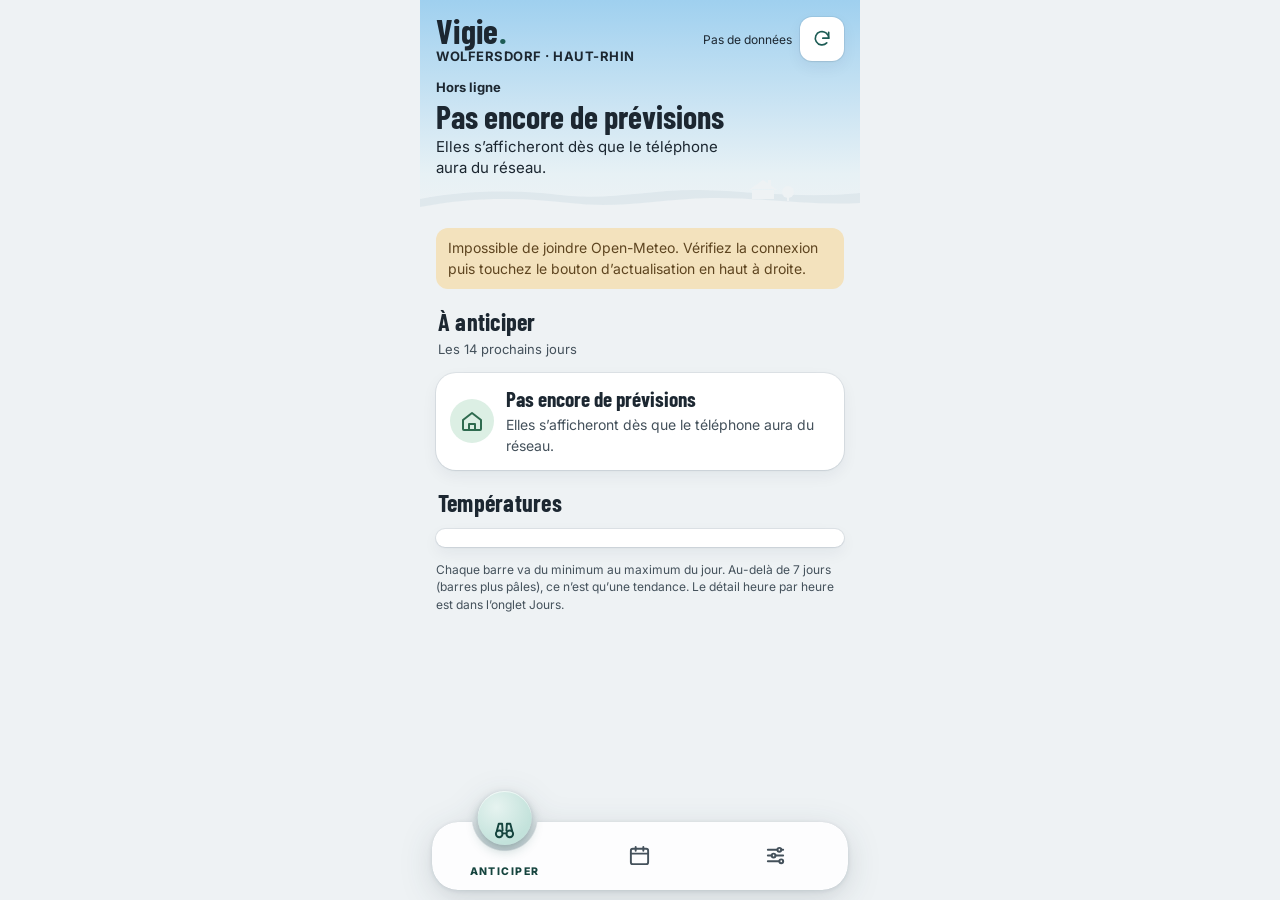
<file: index.html>
<!DOCTYPE html>
<html lang="fr">
<head>
<meta charset="utf-8">
<meta name="viewport" content="width=device-width, initial-scale=1, viewport-fit=cover">
<meta name="vigie-version" content="0.5.4">
<meta name="vigie-updated" content="2026-11-26">
<meta name="theme-color" content="#d3e4ee" media="(prefers-color-scheme: light)">
<meta name="theme-color" content="#0e151b" media="(prefers-color-scheme: dark)">
<meta name="apple-mobile-web-app-capable" content="yes">
<meta name="apple-mobile-web-app-title" content="Vigie">
<title>Vigie Wolfersdorf</title>
<link rel="manifest" href="manifest.webmanifest">
<link rel="icon" href="icon.svg" type="image/svg+xml">
<link rel="apple-touch-icon" href="apple-touch-icon.png">
<link rel="stylesheet" href="https://fonts.googleapis.com/css2?family=Barlow+Condensed:wght@600;700&family=Inter:wght@400;600;700;800&display=swap">
<style data-own>
/* VOICE  : un voisin prévoyant. Dit quoi faire et quand, sans dramatiser.
   IDEA   : une vigie météo de la maison. L'en-tête est un pan de ciel au-dessus des collines du Sundgau,
            qui prend la couleur de ce qui arrive (gel, chaleur, vent, arrosage, calme). Papier froid,
            titres en Barlow Condensed (instrument, signalétique), accent vert sapin.
   LAYOUT : mobile 393 px, une main ; d'abord ce qu'il faut anticiper, puis les 14 jours. */
/* Design system ivoire (hérité de Route des Vins à pied / Echo). */
:root{--bg:#f2ede3;--panel:#f7f2e8;--panel2:#efe8da;--card:#fffdf9;--card2:#fffbf4;--track:#e9e1d2;--edge:#e4dbcb;--ink:#2e2a24;--muted:#6b6153;--gold:#b8914a;--gold-d:#7a5c25;--gold2:#d9bc82;--green:#6f9460;--green-d:#4f7342;--wine:#8e3b46;--wine-d:#6e2c35;--sky:#5e86a8;--sky-d:#466a8a;--violet:#8b5a9a;--good:#3f6b35;--bad:#a3324a;--ok-bg:#e2ecdb;--ok-ink:#3f5e34;--todo-bg:#f3e2bd;--todo-ink:#5e4520;--on-gold:#2b200c;--data-lea:#c27c0e;--data-hugo:#3a72b8;--data-repas:#b03a55;--data-reste:#6f5bc4;--data-line:#4f8f7e;--mac-p:#8a6a2c;--mac-g:#3b7062;--mac-l:#74478a;--mac-f:#5a7a30;--sage-100:#f0f6eb;--sage-200:#d2e2c6;--sage-900:#2f4a22;--field:#fffdf8;--placeholder:#8c8273;--toast-ink:#3b2a10;--space-1:4px;--space-2:6px;--space-3:8px;--space-4:12px;--space-5:14px;--space-6:20px;--radius-s:10px;--radius-m:12px;--radius-l:18px;--radius-xl:22px;--radius-pill:999px;--shadow-relief:6px 6px 14px #ddd4c4, -6px -6px 14px #ffffff;--shadow-card:0 0 0 1px rgba(120,92,45,.14), 0 1px 2px rgba(70,50,20,.08), 0 4px 12px rgba(70,50,20,.09);--shadow-inset:inset 0 0 0 1px rgba(120,92,45,.15), inset 0 2px 5px rgba(70,50,20,.07);--tap-min:44px;--tap-main:48px;--viewport:393px;--ease-bounce:cubic-bezier(.34,1.3,.5,1);--ease-out:cubic-bezier(.2,.8,.2,1);--font-display:Lora, "Iowan Old Style", Georgia, "Noto Serif", serif;--font-body:Inter, system-ui, -apple-system, "Segoe UI", Roboto, sans-serif;color-scheme:light}
.ds-row{display:flex;flex-wrap:wrap;gap:var(--space-3);align-items:center}
.ds-btn{all:unset;box-sizing:border-box;display:inline-flex;align-items:center;justify-content:center;gap:8px;min-height:var(--tap-main);padding:10px 18px;border-radius:var(--radius-m);font:700 15px/1.2 var(--font-body);cursor:pointer;text-align:center}
.ds-btn:focus-visible{outline:3px solid var(--gold-d);outline-offset:2px}
.ds-btn--primary{background:var(--green-d);color:#ffffff;box-shadow:0 5px 12px rgba(79,115,66,.25)}
.ds-btn--gold{background:linear-gradient(180deg,var(--gold2),var(--gold));color:var(--on-gold);box-shadow:0 5px 12px rgba(184,145,74,.33)}
.ds-btn--wine{background:var(--wine);color:#ffffff;box-shadow:0 5px 12px rgba(142,59,70,.25)}
.ds-btn--wide{width:100%}
.ds-btn:active{box-shadow:var(--shadow-inset)}
.ds-mini{all:unset;box-sizing:border-box;display:inline-flex;align-items:center;justify-content:center;min-height:var(--tap-min);min-width:var(--tap-min);padding:8px 12px;border-radius:var(--radius-m);background:var(--card);color:var(--ink);box-shadow:var(--shadow-card);font:700 14px/1.2 var(--font-body);cursor:pointer}
.ds-mini:focus-visible{outline:3px solid var(--gold-d);outline-offset:2px}
.ds-mini:active{box-shadow:var(--shadow-inset)}
.ds-mini--ghost{color:var(--gold-d)}
.ds-mini--sky{background:var(--sky-d);color:#ffffff}
.ds-mini--wine{background:var(--wine);color:#ffffff}
.ds-mini:disabled{opacity:.45;cursor:default}
.ds-link{all:unset;cursor:pointer;color:var(--gold-d);font-weight:700;text-decoration:underline;text-underline-offset:3px;min-height:var(--tap-min);display:inline-flex;align-items:center}
.ds-quest{display:grid;grid-template-columns:40px minmax(0,1fr) auto;gap:12px;align-items:center;background:var(--card);border-radius:var(--radius-l);box-shadow:var(--shadow-card);padding:var(--space-4)}
.ds-quest.is-done{box-shadow:var(--shadow-card),inset 0 0 0 2px rgba(111,148,96,.5)}
.ds-quest__ic{width:40px;height:40px;border-radius:var(--radius-m);background:var(--card2);box-shadow:var(--shadow-inset);display:grid;place-items:center}
.ds-quest__ic svg{width:22px;height:22px}.ds-quest__ic svg *{stroke:var(--green-d)}
.ds-quest__t b{display:block;font:600 17px/1.2 var(--font-display)}
.ds-quest__t small{display:block;font-size:13px;color:var(--muted);white-space:nowrap;overflow:hidden;text-overflow:ellipsis}
.ds-quest__a{display:flex;gap:8px}
.ds-state{display:inline-block;padding:3px 10px;border-radius:var(--radius-pill);font:700 12px/1.4 var(--font-body)}
.ds-state--ok{background:var(--ok-bg);color:var(--ok-ink)}.ds-state--todo{background:var(--todo-bg);color:var(--todo-ink)}
.ds-cells{display:grid;grid-template-columns:repeat(2,minmax(0,1fr));gap:var(--space-2)}
.ds-cell{background:var(--card);border-radius:var(--radius-s);padding:6px 8px;display:grid;gap:1px;min-width:0}
.ds-cell span{font-size:12px;font-weight:700;color:var(--muted)}
.ds-cell b{font:800 16px/1.25 var(--font-body);color:var(--ink);overflow-wrap:anywhere}
.ds-cell em{font-style:normal;font-weight:700;font-size:12px}.ds-cell em.up{color:var(--good)}.ds-cell em.down{color:var(--bad)}
.ds-hero{display:flex;align-items:center;gap:12px;padding:8px 12px;border-radius:var(--radius-m);background:var(--panel2)}
.ds-hero b{font:700 26px/1.1 var(--font-display);white-space:nowrap}
.ds-hero span{display:block;font-weight:800;font-size:14px}.ds-hero small{display:block;font-size:13px;line-height:1.35}
.ds-seg{display:flex;gap:6px;flex-wrap:wrap}
.ds-chip{all:unset;box-sizing:border-box;min-height:var(--tap-min);padding:8px 14px;border-radius:var(--radius-pill);background:var(--card);color:var(--ink);box-shadow:var(--shadow-card);font:700 14px/1.2 var(--font-body);cursor:pointer;display:inline-flex;align-items:center}
.ds-chip[aria-pressed="true"]{background:var(--sky-d);color:#ffffff;box-shadow:var(--shadow-inset)}
.ds-chip:focus-visible{outline:3px solid var(--gold-d);outline-offset:2px}
@property --nx{syntax:'<length>';inherits:true;initial-value:40px}
.ds-tabbar{position:relative;display:flex;justify-content:space-between;gap:2px;padding:8px 6px 6px;margin-top:34px;filter:drop-shadow(0 8px 14px rgba(70,50,20,.14)) drop-shadow(0 1px 2px rgba(70,50,20,.12));transition:--nx .75s var(--ease-bounce)}
.ds-tabbar::after{content:"";position:absolute;inset:0;z-index:0;border-radius:26px;background:var(--card);-webkit-mask:radial-gradient(circle 33px at var(--nx) -4px,transparent 32px,#000 33.5px);mask:radial-gradient(circle 33px at var(--nx) -4px,transparent 32px,#000 33.5px)}
.ds-tabbar button{all:unset;position:relative;z-index:2;min-height:54px;min-width:48px;flex:1 1 0;display:flex;flex-direction:column;align-items:center;justify-content:center;gap:3px;border-radius:18px;color:var(--muted);cursor:pointer;-webkit-tap-highlight-color:transparent}
.ds-tabbar button svg{width:23px;height:23px;transition:transform .7s var(--ease-bounce)}
.ds-tabbar button[aria-current="page"]{color:var(--sage-900)}
.ds-tabbar button[aria-current="page"] svg{transform:translateY(-27px)}
.ds-tabbar .tl{display:block;height:0;overflow:hidden;opacity:0;font:800 10.5px var(--font-body);letter-spacing:.14em;text-transform:uppercase;transition:opacity .5s .2s}
.ds-tabbar button[aria-current="page"] .tl{height:auto;opacity:1;position:absolute;bottom:6px}
.ds-tabbar button:focus-visible{outline:3px solid var(--gold);outline-offset:-3px}
.ds-tabbar .pill{position:absolute;z-index:1;top:-31px;left:0;width:54px;height:54px;border-radius:50%;background:radial-gradient(circle at 35% 30%,var(--sage-100),var(--sage-200) 70%);box-shadow:0 6px 12px rgba(79,115,66,.30),inset 0 1px 0 rgba(255,255,255,.9),inset 0 -2px 3px rgba(79,115,66,.15);transform:translateX(calc(var(--nx) - 27px));transition:transform .75s var(--ease-bounce);pointer-events:none}
@media (prefers-reduced-motion:reduce){.ds-tabbar,.ds-tabbar button svg,.ds-tabbar .tl,.ds-tabbar .pill{transition:none}}
.ds-hud{display:grid;grid-template-columns:auto minmax(0,1fr);gap:14px;align-items:center;background:var(--card);border-radius:var(--radius-xl);box-shadow:var(--shadow-relief);padding:14px}
.ds-medal{width:62px;height:62px;border-radius:50%;display:grid;place-items:center;position:relative;background:conic-gradient(var(--gold) var(--p,0%),var(--edge) 0);box-shadow:var(--shadow-card)}
.ds-medal::before{content:"";position:absolute;inset:6px;border-radius:50%;background:var(--card)}
.ds-medal b{position:relative;font:700 26px/1 var(--font-display);color:var(--ink)}
.ds-medal small{position:absolute;bottom:-8px;left:50%;transform:translateX(-50%);background:linear-gradient(180deg,var(--todo-bg),var(--gold2));color:var(--todo-ink);font:700 10px var(--font-body);padding:1px 7px;border-radius:var(--radius-pill);letter-spacing:.05em}
.ds-hud h3{margin:0 0 8px;font:600 18px/1.15 var(--font-display)}
.ds-xp{height:9px;border-radius:var(--radius-pill);background:var(--track);box-shadow:var(--shadow-inset);position:relative}
.ds-xp i{display:block;height:100%;border-radius:var(--radius-pill);background:linear-gradient(90deg,var(--gold2),var(--gold));transition:width .8s var(--ease-out)}
.ds-xp + small{display:block;margin-top:6px;font-size:13px;color:var(--muted)}
.ds-chat{display:flex;flex-direction:column;gap:8px}
.ds-msg{max-width:86%;border-radius:18px;padding:9px 12px;font-size:15px;line-height:1.45}
.ds-msg--me{align-self:flex-end;background:linear-gradient(180deg,#d3b57a,var(--gold));color:var(--on-gold);border-bottom-right-radius:6px}
.ds-msg--ai{align-self:flex-start;background:var(--card);box-shadow:var(--shadow-card);border-bottom-left-radius:6px}
.ds-msg time{display:block;text-align:right;font-size:11px;opacity:.75;margin-top:4px;font-variant-numeric:tabular-nums}
.ds-msg-note{margin-top:8px;font-size:12px;font-weight:700;color:var(--green-d);background:var(--ok-bg);border-radius:10px;padding:5px 8px}
.ds-note{margin:0;font-size:12px;color:var(--muted)}
.ds-field{display:grid;gap:4px;font:700 13px var(--font-body);color:var(--ink)}
.ds-field input,.ds-field select,.ds-field textarea{box-sizing:border-box;min-height:var(--tap-min);width:100%;padding:8px 12px;border-radius:var(--radius-m);border:1px solid var(--edge);background:var(--field);box-shadow:var(--shadow-inset);font:400 16px var(--font-body);color:var(--ink)}
.ds-field input::placeholder,.ds-field textarea::placeholder{color:var(--placeholder)}
.ds-field input:focus-visible,.ds-field select:focus-visible,.ds-field textarea:focus-visible{outline:3px solid var(--gold-d);outline-offset:1px}
.ds-field small{font-weight:400;color:var(--muted)}
.ds-unit{position:relative}.ds-unit em{position:absolute;right:12px;top:50%;transform:translateY(-50%);font-style:normal;font-weight:700;color:var(--muted)}
.ds-toast{display:inline-flex;align-items:center;gap:10px;padding:10px 16px;border-radius:var(--radius-pill);background:linear-gradient(180deg,var(--todo-bg),var(--gold2));color:var(--toast-ink);box-shadow:var(--shadow-card);font:700 14px var(--font-body)}
.ds-toast button{all:unset;cursor:pointer;text-decoration:underline;text-underline-offset:3px;min-height:var(--tap-min);display:inline-flex;align-items:center}
.ds-banner{padding:10px 12px;border-radius:var(--radius-m);background:rgba(142,59,70,.08);color:var(--ink);font-size:14px}
[hidden]{display:none!important}
*{box-sizing:border-box;min-width:0}
html{background:var(--bg)}
body{margin:0;background:var(--bg);color:var(--ink);font:16px/1.45 var(--font-body);overflow-x:clip;-webkit-text-size-adjust:100%}
.app{max-width:440px;margin:0 auto;padding:16px 14px calc(120px + env(safe-area-inset-bottom));display:grid;gap:14px}
.top{display:flex;align-items:baseline;justify-content:space-between;gap:8px}
.top h1{margin:0;font:700 30px/1.05 var(--font-display);letter-spacing:-.01em}
.top h1 span{color:var(--gold-d)}
.top p{margin:0;font-size:13px;color:var(--muted);font-weight:700}
.page{display:grid;gap:14px}
.page[hidden]{display:none}
.panel{background:var(--panel);border-radius:var(--radius-xl);box-shadow:var(--shadow-relief);padding:var(--space-5);display:grid;gap:12px}
.panel h2{margin:0;font:600 21px/1.1 var(--font-display)}
.panel p{margin:0}
.muted{color:var(--muted)}
.small{font-size:13px;line-height:1.35}
.empty{display:grid;gap:10px;justify-items:center;text-align:center;padding:22px 14px;background:var(--card);border-radius:var(--radius-l);box-shadow:var(--shadow-card)}
.empty svg{width:64px;height:64px}
.empty b{font:600 18px/1.15 var(--font-display)}
.empty p{margin:0;font-size:14px;color:var(--muted);max-width:30ch}
.ideas{display:flex;flex-wrap:wrap;gap:6px;margin:0;padding:0;list-style:none}
.ideas li{padding:6px 12px;border-radius:var(--radius-pill);background:var(--panel2);font:700 13px/1.3 var(--font-body);color:var(--ink)}
.inset{background:var(--panel2);border-radius:var(--radius-m);padding:10px 12px;font-size:14px}
.inset b{color:var(--ink)}
.actions{display:flex;flex-wrap:wrap;gap:8px}
details.spec{background:var(--card2);border-radius:var(--radius-m);box-shadow:var(--shadow-inset)}
details.spec summary{cursor:pointer;min-height:var(--tap-min);display:flex;align-items:center;padding:0 12px;font:700 14px var(--font-body);color:var(--gold-d)}
details.spec pre{margin:0;padding:0 12px 12px;white-space:pre-wrap;overflow-wrap:anywhere;font:13px/1.5 ui-monospace,SFMono-Regular,Menlo,monospace;color:var(--ink);max-height:60vh;overflow:auto}
textarea.raw{width:100%;min-height:120px;border-radius:var(--radius-m);border:1px solid var(--edge);background:var(--field);box-shadow:var(--shadow-inset);font:13px/1.4 ui-monospace,Menlo,monospace;color:var(--ink);padding:8px}
.dock{position:fixed;left:0;right:0;bottom:0;padding:0 12px calc(10px + env(safe-area-inset-bottom));pointer-events:none}
.dock .ds-tabbar{max-width:416px;margin:0 auto;pointer-events:auto}
.toast{position:fixed;left:50%;bottom:calc(104px + env(safe-area-inset-bottom));transform:translate(-50%,20px);opacity:0;transition:opacity .25s,transform .25s var(--ease-out);pointer-events:none;max-width:calc(100% - 32px)}
.toast.on{opacity:1;transform:translate(-50%,0)}
@media (prefers-reduced-motion:reduce){.toast{transition:none}}

/* --- Vigie : tokens propres + thème sombre --- */
:root{--cold:#3f6f97;--cold-bg:#e3edf5;--cut:#8e3b46;--cut-bg:#f5e1e3;--heat:#a24f22;--heat-bg:#f8e6d8;--wind:#6d4a80;--wind-bg:#ece2f1;--calm:#2f6b4f;--calm-bg:#dcefe4;--grid:#dbe3e8;--bg:#eef2f4;--panel:#f7f9fa;--panel2:#e6edf1;--card:#ffffff;--card2:#f4f7f9;--track:#dde5ea;--edge:#d3dce2;--ink:#1c2731;--muted:#44515b;--gold:#4f9d8e;--gold-d:#1d5c55;--gold2:#a9d6cc;--green-d:#1d5c55;--sage-100:#e6f3f0;--sage-200:#c3e2db;--sage-900:#15443e;--field:#ffffff;--placeholder:#7a8892;--shadow-relief:0 1px 2px rgba(20,40,60,.06),0 8px 24px rgba(20,40,60,.07);--shadow-card:0 0 0 1px rgba(30,60,80,.08),0 1px 2px rgba(20,40,60,.05),0 6px 16px rgba(20,40,60,.06);--shadow-inset:inset 0 0 0 1px rgba(30,60,80,.10),inset 0 1px 3px rgba(20,40,60,.05);--font-display:"Barlow Condensed","Arial Narrow",system-ui,sans-serif;--sun:#fff2c9;--sun-op:.8;--hill:#dbe4ea}
@media (prefers-color-scheme:dark){:root:not([data-theme="light"]){--bg:#0e151b;--panel:#141d25;--panel2:#22303a;--card:#18232c;--card2:#111a21;--track:#263540;--edge:#2c3c48;--ink:#e6edf2;--muted:#a3b3bf;--gold:#4f9d8e;--gold-d:#86d3c4;--gold2:#2d5f57;--green-d:#2b7a6e;--wine:#b65563;--sky-d:#5f89ad;--good:#93c483;--bad:#e8899a;--ok-bg:#2c3a26;--ok-ink:#bcd8ae;--todo-bg:#45381f;--todo-ink:#f1dcae;--sage-100:#24453f;--sage-200:#1b3833;--sage-900:#bfe8de;--field:#0f171d;--placeholder:#7f909c;--shadow-relief:0 1px 0 rgba(255,255,255,.04) inset,0 8px 18px rgba(0,0,0,.35);--shadow-card:0 0 0 1px rgba(255,255,255,.07),0 4px 12px rgba(0,0,0,.3);--shadow-inset:inset 0 0 0 1px rgba(255,255,255,.07),inset 0 2px 5px rgba(0,0,0,.3);--cold:#8db8dc;--cold-bg:#1f3040;--cut:#ef9aa6;--cut-bg:#45222a;--heat:#f0a274;--heat-bg:#46291b;--wind:#cfa6e2;--wind-bg:#36263f;--calm:#8fd1b0;--calm-bg:#183328;--grid:#2a3844;--sun:#c9d8e4;--sun-op:.22;--hill:#16212a;color-scheme:dark}}
:root[data-theme="dark"]{--bg:#0e151b;--panel:#141d25;--panel2:#22303a;--card:#18232c;--card2:#111a21;--track:#263540;--edge:#2c3c48;--ink:#e6edf2;--muted:#a3b3bf;--gold:#4f9d8e;--gold-d:#86d3c4;--gold2:#2d5f57;--green-d:#2b7a6e;--wine:#b65563;--sky-d:#5f89ad;--good:#93c483;--bad:#e8899a;--ok-bg:#2c3a26;--ok-ink:#bcd8ae;--todo-bg:#45381f;--todo-ink:#f1dcae;--sage-100:#24453f;--sage-200:#1b3833;--sage-900:#bfe8de;--field:#0f171d;--placeholder:#7f909c;--shadow-relief:0 1px 0 rgba(255,255,255,.04) inset,0 8px 18px rgba(0,0,0,.35);--shadow-card:0 0 0 1px rgba(255,255,255,.07),0 4px 12px rgba(0,0,0,.3);--shadow-inset:inset 0 0 0 1px rgba(255,255,255,.07),inset 0 2px 5px rgba(0,0,0,.3);--cold:#8db8dc;--cold-bg:#1f3040;--cut:#ef9aa6;--cut-bg:#45222a;--heat:#f0a274;--heat-bg:#46291b;--wind:#cfa6e2;--wind-bg:#36263f;--calm:#8fd1b0;--calm-bg:#183328;--grid:#2a3844;--sun:#c9d8e4;--sun-op:.22;--hill:#16212a;color-scheme:dark}
/* Barre d'onglets : bascule rapide (l'original du design system durait 0,75 s avec rebond) */
.ds-tabbar{transition:--nx .26s var(--ease-out)}
.ds-tabbar .pill{transition:transform .26s var(--ease-out)}
.ds-tabbar button svg{transition:transform .22s var(--ease-out)}
.ds-tabbar .tl{transition:opacity .15s .08s}
@media (prefers-reduced-motion:reduce){.ds-tabbar,.ds-tabbar .pill,.ds-tabbar button svg,.ds-tabbar .tl{transition:none}}
.app{padding-left:max(16px,env(safe-area-inset-left,0px));padding-right:max(16px,env(safe-area-inset-right,0px))}
.top{align-items:center}
.top .where{display:block;font:700 13px/1.3 var(--font-body);color:var(--muted);letter-spacing:.04em;text-transform:uppercase}
.refresh{display:flex;align-items:center;gap:8px}
.refresh small{font-size:12px;color:var(--muted);text-align:right;line-height:1.25}
.status{font-size:14px}
.status[data-kind="warn"]{background:var(--todo-bg);color:var(--todo-ink)}

/* Cartes d'alerte (épisodes) */
.alerts{display:grid;gap:10px}
.alert{display:grid;grid-template-columns:44px minmax(0,1fr);gap:12px;background:var(--card);border-radius:var(--radius-l);box-shadow:var(--shadow-card);padding:14px}
.alert__ic{width:44px;height:44px;border-radius:var(--radius-m);display:grid;place-items:center;background:var(--k-bg);color:var(--k)}
.alert__ic svg{width:24px;height:24px}
.alert[data-k="cold"]{--k:var(--cold);--k-bg:var(--cold-bg)}
.alert[data-k="cut"]{--k:var(--cut);--k-bg:var(--cut-bg)}
.alert[data-k="heat"]{--k:var(--heat);--k-bg:var(--heat-bg)}
.alert[data-k="wind"]{--k:var(--wind);--k-bg:var(--wind-bg)}
.alert__head{display:flex;flex-wrap:wrap;align-items:baseline;justify-content:space-between;gap:4px 10px}
.alert__head h3{margin:0;font:600 18px/1.2 var(--font-display);text-wrap:balance}
.alert__num{font:700 26px/1 var(--font-display);color:var(--k);white-space:nowrap;font-variant-numeric:tabular-nums}
.alert__num small{font:700 13px var(--font-body);margin-left:2px}
.alert__when{margin:4px 0 0;font-size:14px;color:var(--muted)}
.alert__when b{color:var(--ink)}
.alert ul{margin:8px 0 0;padding:0;list-style:none;display:grid;gap:6px}
.alert li{font-size:14px;line-height:1.4;background:var(--panel2);border-radius:var(--radius-s);padding:7px 10px}
.alert li b{font-variant-numeric:tabular-nums}
.tags{display:flex;flex-wrap:wrap;gap:6px;margin-top:8px}
.tag{display:inline-block;padding:3px 9px;border-radius:var(--radius-pill);font:700 12px/1.4 var(--font-body);background:var(--k-bg,var(--panel2));color:var(--k,var(--ink))}
.tag--conf{background:var(--panel2);color:var(--muted)}
/* Arrosage */
:root{--water:#2d6a84;--water-bg:#dfedf2}
@media (prefers-color-scheme:dark){:root:not([data-theme="light"]){--water:#8cc7de;--water-bg:#1d3540}}
:root[data-theme="dark"]{--water:#8cc7de;--water-bg:#1d3540}
.water{display:grid;gap:10px}
.plant{display:grid;grid-template-columns:44px minmax(0,1fr);gap:12px;background:var(--card);border-radius:var(--radius-l);box-shadow:var(--shadow-card);padding:14px}
.plant .alert__ic{--k:var(--water);--k-bg:var(--water-bg)}
.plant[data-need="now"]{box-shadow:var(--shadow-card),inset 0 0 0 2px var(--water)}
.plant__head{display:flex;flex-wrap:wrap;align-items:baseline;justify-content:space-between;gap:4px 10px}
.plant__head h3{margin:0;font:600 18px/1.2 var(--font-display)}
.plant__when{margin:4px 0 0;font-size:15px}
.plant__when b{color:var(--water)}
.plant[data-need="now"] .plant__when b{font-size:17px}
.plant__why{margin:4px 0 0;font-size:13px;color:var(--muted)}
.plant__how{margin:6px 0 0;font-size:13px;line-height:1.4;background:var(--panel2);border-radius:var(--radius-s);padding:7px 10px}
.gauge{display:grid;grid-template-columns:minmax(0,1fr) auto;gap:8px;align-items:center;margin-top:8px;font-size:12px;color:var(--muted);font-variant-numeric:tabular-nums}
.gauge .ds-xp i{background:var(--water)}
.plant__act{display:flex;flex-wrap:wrap;align-items:center;gap:8px;margin-top:8px}
.plant__act small{font-size:12px;color:var(--muted)}
.calm{display:grid;grid-template-columns:44px minmax(0,1fr);gap:12px;align-items:center;background:var(--card);border-radius:var(--radius-l);box-shadow:var(--shadow-card);padding:14px}
.calm .alert__ic{--k:var(--calm);--k-bg:var(--calm-bg)}
.calm b{font:600 18px/1.2 var(--font-display)}
.calm p{margin:2px 0 0;font-size:14px;color:var(--muted)}

/* Graphique 14 jours */
.chart{background:var(--card);border-radius:var(--radius-l);box-shadow:var(--shadow-card);padding:12px 10px 6px}
.chart svg{display:block;width:100%;height:auto}
.chart text{font:600 13px var(--font-body);fill:var(--muted)}
.chart .gust{font:800 15px var(--font-body);fill:var(--wind)}
.chart .lbl-day{font-weight:700;fill:var(--ink)}
.legend{display:flex;flex-wrap:wrap;gap:4px 14px;padding:6px 4px 4px;font-size:12px;color:var(--muted)}
.legend i{display:inline-block;width:14px;height:0;border-top:2px dashed currentColor;vertical-align:middle;margin-right:5px}
.legend .l-cold{color:var(--cold)}.legend .l-cut{color:var(--cut)}.legend .l-heat{color:var(--heat)}

/* Liste des jours */
.days{display:grid;gap:8px}
.day{background:var(--card);border-radius:var(--radius-m);box-shadow:var(--shadow-card)}
.day{scroll-margin-top:12px}
.day summary{list-style:none;cursor:pointer;position:relative;display:grid;grid-template-columns:62px minmax(0,1fr) auto;gap:10px;align-items:center;min-height:56px;padding:8px 30px 8px 12px}
.day summary::after{content:"";position:absolute;right:13px;top:26px;width:7px;height:7px;border-right:2px solid var(--muted);border-bottom:2px solid var(--muted);transform:rotate(45deg);transition:transform .2s}
.day[open] summary::after{transform:rotate(-135deg);top:30px}
@media (prefers-reduced-motion:reduce){.day summary::after{transition:none}}
.day summary::-webkit-details-marker{display:none}
.day summary:focus-visible{outline:3px solid var(--gold-d);outline-offset:2px;border-radius:var(--radius-m)}
.day__d b{display:block;font:600 16px/1.1 var(--font-display);text-transform:capitalize}
.day__d small{font-size:12px;color:var(--muted)}
.day__t{font-variant-numeric:tabular-nums;font-size:15px}
.day__t .v{font-weight:700;color:var(--ink)}
.day .v.c,.day .v.x,.day .v.h,.day .v.w{font-weight:800;font-size:17px}
.day .v.c{color:var(--cold)}.day .v.x{color:var(--cut)}.day .v.h{color:var(--heat)}.day .v.w{color:var(--wind)}
.day[data-k="cold"]{--k:var(--cold);--k-bg:var(--cold-bg)}.day[data-k="cut"]{--k:var(--cut);--k-bg:var(--cut-bg)}
.day[data-k="heat"]{--k:var(--heat);--k-bg:var(--heat-bg)}.day[data-k="wind"]{--k:var(--wind);--k-bg:var(--wind-bg)}
.day[data-l="1"]{box-shadow:var(--shadow-card),inset 0 0 0 1.5px var(--k)}
.day[data-l="2"]{background:var(--k-bg);box-shadow:var(--shadow-card),inset 0 0 0 2.5px var(--k)}
.day__chips .tag[data-l="2"]{background:var(--k);color:var(--card)}
.day__t small{display:block;font-size:12px;color:var(--muted)}
.day__w{text-align:right;font-variant-numeric:tabular-nums;font-size:13px;color:var(--muted);line-height:1.3}
.day__w b{display:block;font-size:15px;color:var(--ink)}
.day__chips{grid-column:1/-1;display:flex;flex-wrap:wrap;gap:6px}
.day__chips:empty{display:none}
.day__chips .tag[data-k="cold"]{--k:var(--cold);--k-bg:var(--cold-bg)}
.day__chips .tag[data-k="cut"]{--k:var(--cut);--k-bg:var(--cut-bg)}
.day__chips .tag[data-k="heat"]{--k:var(--heat);--k-bg:var(--heat-bg)}
.day__chips .tag[data-k="wind"]{--k:var(--wind);--k-bg:var(--wind-bg)}
.day__body{padding:0 12px 12px;display:grid;gap:8px}
.day__body p{margin:0;font-size:14px}
.hours{overflow-x:auto;border-radius:var(--radius-s);background:var(--card2);box-shadow:var(--shadow-inset)}
.hours table{width:100%;border-collapse:collapse;font-size:13px;font-variant-numeric:tabular-nums}
.hours th,.hours td{padding:5px 8px;text-align:right;white-space:nowrap}
.hours th:first-child,.hours td:first-child{text-align:left}
.hours thead th{font-size:12px;color:var(--muted);font-weight:700;border-bottom:1px solid var(--edge)}
.hours td.hit{font-weight:800}
.hours td.hit.c{color:var(--cold)}.hours td.hit.x{color:var(--cut)}.hours td.hit.h{color:var(--heat)}.hours td.hit.w{color:var(--wind)}
.hours tr.now td{background:var(--panel2)}

/* Réglages */
.grid2{display:grid;grid-template-columns:repeat(2,minmax(0,1fr));gap:10px}
fieldset{border:0;margin:0;padding:0;display:grid;gap:10px}
legend.h{font:600 17px/1.2 var(--font-display);margin-bottom:4px;padding:0}
.sec-title{margin:6px 2px 0;font:600 21px/1.1 var(--font-display)}
.sec-sub{margin:-8px 2px 0;font-size:13px;color:var(--muted)}
.toast{background:var(--todo-bg);color:var(--todo-ink);width:max-content}
.toast.on{pointer-events:auto}
.toast button{margin-left:4px;font-weight:800}

/* Semaine en un coup d'œil : jours × critères */
.week{background:var(--card);border-radius:var(--radius-l);box-shadow:var(--shadow-card);padding:10px 6px 8px;display:grid;grid-template-columns:22px repeat(10,minmax(0,1fr));gap:3px 2px;align-items:stretch}
.week__d{text-align:center;font:700 12px/1.2 var(--font-body);color:var(--muted);padding-bottom:2px;font-variant-numeric:tabular-nums}
.week__d b{display:block;color:var(--ink);font-size:13px}
.week__d.is-today b{text-decoration:underline;text-decoration-color:var(--gold);text-decoration-thickness:2px;text-underline-offset:3px}
.week__r{display:flex;align-items:center;justify-content:center;color:var(--muted)}
.week__r svg{width:18px;height:18px}
.week .is-trend{opacity:.62}
.week button.is-trend{box-shadow:inset 0 0 0 1px var(--edge)}
.week button.is-trend[data-l="1"]{box-shadow:inset 0 0 0 1.5px var(--k)}
.week__d.is-trend b{font-style:italic}
.week button{all:unset;box-sizing:border-box;min-height:var(--tap-min);border-radius:var(--radius-s);display:flex;flex-direction:column;align-items:center;justify-content:center;gap:0;cursor:pointer;background:var(--card2);box-shadow:var(--shadow-inset);color:var(--muted);font:700 13px/1.15 var(--font-body);font-variant-numeric:tabular-nums;letter-spacing:-.02em;-webkit-tap-highlight-color:transparent}
.week button i{font:800 12px/1 var(--font-body);font-style:normal;letter-spacing:0;min-height:12px}
.week button[data-l="1"]{background:var(--k-bg);color:var(--k);box-shadow:inset 0 0 0 1.5px var(--k)}
.week button[data-l="2"]{background:var(--k);color:var(--card);box-shadow:none}
.week button:focus-visible{outline:3px solid var(--gold-d);outline-offset:1px}
.week button:active{transform:scale(.96)}
.week [data-k="cold"]{--k:var(--cold);--k-bg:var(--cold-bg)}.week [data-k="cut"]{--k:var(--cut);--k-bg:var(--cut-bg)}
.week [data-k="heat"]{--k:var(--heat);--k-bg:var(--heat-bg)}.week [data-k="wind"]{--k:var(--wind);--k-bg:var(--wind-bg)}
.weekbox{display:grid;gap:14px}
.week-legend{margin:-6px 2px 0;font-size:12px;color:var(--muted);line-height:1.4}
.week-legend b{color:var(--ink)}

/* ===== 0.3.0 : thème « vigie » (ciel, collines, papier froid) ===== */
/* Ciel : l'AMBIANCE (couleurs, décor) suit la météo actuelle ; le MESSAGE (titre, icône) suit les alertes.
   --s1/--s2/--cloud sont posés par JS depuis la table WX_PALETTE (jour / jour en thème sombre / nuit). */
@property --s1{syntax:'<color>';inherits:true;initial-value:#c9e0ee}
@property --s2{syntax:'<color>';inherits:true;initial-value:#dfeaf1}
.sky{position:relative;overflow:hidden;display:grid;gap:14px;
  margin:-16px calc(-1 * max(16px,env(safe-area-inset-right,0px))) -4px calc(-1 * max(16px,env(safe-area-inset-left,0px)));
  padding:calc(14px + env(safe-area-inset-top,0px)) max(16px,env(safe-area-inset-right,0px)) 40px max(16px,env(safe-area-inset-left,0px));
  background:linear-gradient(180deg,var(--s1) 0,var(--s2) calc(100% - 44px),var(--page) 100%);
  color:var(--ink);transition:--s1 .6s ease,--s2 .6s ease}
.sky[data-onsky="light"]{--ink:#eef3f7;--muted:#c5d1db;--gold-d:#86d3c4}
.sky[data-mood="calm"]{--k:var(--calm);--k-bg:var(--calm-bg)}
.sky[data-mood="cold"]{--k:var(--cold);--k-bg:var(--cold-bg)}
.sky[data-mood="cut"]{--k:var(--cut);--k-bg:var(--cut-bg)}
.sky[data-mood="heat"]{--k:var(--heat);--k-bg:var(--heat-bg)}
.sky[data-mood="wind"]{--k:var(--wind);--k-bg:var(--wind-bg)}
.sky[data-mood="water"]{--k:var(--water);--k-bg:var(--water-bg)}
.sky > :not(.sky__art):not(.sky__hills){position:relative;z-index:1}
.sky .top h1{font:700 34px/1 var(--font-display);letter-spacing:.01em}
.sky .top .where,.sky .refresh small{color:var(--ink)}
.sky__now{display:grid;gap:4px}
.sky__kicker{margin:0;font:700 13px/1.3 var(--font-body);color:var(--ink);font-variant-numeric:tabular-nums}
.sky__row{display:flex;align-items:center;gap:10px}
.sky__ic{flex:none;width:40px;height:40px;border-radius:50%;display:grid;place-items:center;background:var(--k-bg);color:var(--k);box-shadow:var(--shadow-card)}
.sky__ic svg{width:22px;height:22px}
.sky__ic:empty{display:none}
.sky__title{margin:0;font:700 32px/1.02 var(--font-display);color:var(--ink);text-wrap:balance}
.sky__sub{margin:0;font-size:15px;line-height:1.4;color:var(--ink);max-width:34ch}
.sky__hills{position:absolute;left:0;right:0;bottom:-1px;width:100%;height:44px;z-index:0}
.sky__hills path,.sky__hills circle,.sky__hills rect{fill:var(--page);transition:fill .6s ease}
.sky__hills .far{fill:var(--hill);opacity:.7}
.sky__art{position:absolute;inset:0;z-index:0;pointer-events:none}
.sky__art canvas{position:absolute;inset:0;width:100%;height:100%;transition:opacity .28s ease}
/* Décor CSS : visible selon l'ambiance, fondu .5 s */
.sky .fx{position:absolute;opacity:0;visibility:hidden;transition:opacity .5s ease,visibility 0s .5s}
.sky .fx.on{opacity:var(--fx-op,1);visibility:visible;transition:opacity .5s ease}
.sky .sun{left:calc(var(--sx,calc(100% - 35px)) - 85px);top:calc(var(--sy,45px) - 85px);width:170px;height:170px;border-radius:50%;--fx-op:var(--sun-op);background:radial-gradient(circle,var(--sun) 0 30%,transparent 31%),radial-gradient(circle,var(--sun) 0,transparent 68%)}
.sky .sun.on{animation:halo 6s ease-in-out infinite alternate}
.sky .moon{left:52%;top:14px;width:30px;height:30px;border-radius:50%;background:radial-gradient(circle at 35% 35%,#f4f1e6,#d9d6cb 70%);box-shadow:0 0 18px 4px rgba(230,236,245,.18);--fx-op:.9}
.sky .moon::after{content:"";position:absolute;inset:-2px -2px 0 9px;border-radius:50%;background:var(--s1);opacity:.85}
.sky .cl{height:28px;border-radius:20px;background:var(--cloud);box-shadow:22px -11px 0 3px var(--cloud),48px -2px 0 -2px var(--cloud);--fx-op:.85}
.sky .cl.on{animation:drift var(--d,50s) linear infinite alternate}
.sky .cl1{right:96px;top:26px;width:96px;--d:55s}
.sky .cl2{left:38%;top:96px;width:74px;--d:70s}
.sky .cl3{right:-24px;top:142px;width:120px;--d:62s}
.sky .fog{left:-50%;width:200%;height:46px;border-radius:50%;background:radial-gradient(ellipse at center,var(--fogc) 0,transparent 70%);--fx-op:1}
.sky .fog.on{animation:mist 18s ease-in-out infinite alternate}
.sky .fog1{top:46px}.sky .fog2.on{top:118px;animation-duration:24s;animation-direction:alternate-reverse}
.sky .fog2{top:118px}
.sky{--fogc:rgba(255,255,255,.65);--frost:rgba(255,255,255,.75)}
.sky[data-onsky="light"],:root[data-theme="dark"] .sky{--fogc:rgba(150,165,178,.22);--frost:rgba(200,225,245,.16)}
@media (prefers-color-scheme:dark){:root:not([data-theme="light"]) .sky{--fogc:rgba(150,165,178,.22);--frost:rgba(200,225,245,.16)}}
.sky::before{content:"";position:absolute;inset:0;z-index:0;pointer-events:none;opacity:0;transition:opacity .6s ease;
  background:radial-gradient(150px 90px at 0 0,var(--frost),transparent 70%),radial-gradient(150px 90px at 100% 0,var(--frost),transparent 70%),radial-gradient(120px 60px at 0 100%,var(--frost),transparent 70%)}
.sky[data-frost]::before{opacity:1}
@keyframes halo{from{transform:scale(.97)}to{transform:scale(1.03)}}
@keyframes drift{from{transform:translateX(0)}to{transform:translateX(-70px)}}
@keyframes mist{from{transform:translateX(-6%)}to{transform:translateX(6%)}}
.app-version{margin:18px 0 4px;text-align:center;font:600 13px/1.4 var(--font-body);color:var(--muted);letter-spacing:.02em}
/* Sélecteur d'ambiance pour les tests : visible seulement avec #ambiance dans l'adresse */
.wxpick{display:flex;flex-wrap:wrap;gap:6px;margin-top:-4px}
.wxpick .ds-chip{font-size:13px;padding:6px 12px}

/* ===== 0.5.0 : toute la page vit avec la météo de l'instant ===== */
/* Lavis : le fond de page (et la barre d'onglets, plus légèrement) prend une pointe de la couleur du temps qu'il fait
   (--wash, posé par JS). Les cartes restent neutres : les couleurs d'alerte gardent tout leur contraste. */
:root{--wash:var(--bg);--wash-amt:0%;--page:var(--bg);--chip:rgba(255,255,255,.72);--smoke:#9aa7b2}
@media (prefers-color-scheme:dark){:root:not([data-theme="light"]){--chip:rgba(20,30,38,.72);--smoke:#6d7a86}}
:root[data-theme="dark"]{--chip:rgba(20,30,38,.72);--smoke:#6d7a86}
@supports (color:color-mix(in oklab,red,blue)){
  :root{--wash-amt:22%;--page:color-mix(in oklab,var(--bg),var(--wash) var(--wash-amt))}
  @media (prefers-color-scheme:dark){:root:not([data-theme="light"]){--wash-amt:20%}}
  :root[data-theme="dark"]{--wash-amt:20%}
  .ds-tabbar::after{background:color-mix(in oklab,var(--card),var(--wash) 12%);transition:background-color .6s ease}
}
body{background:var(--page);transition:background-color .6s ease}
/* Moment de la journée : soleil plus chaud à l'aube et au coucher */
.sky[data-phase="dawn"],.sky[data-phase="dusk"]{--sun:#ffd6a6}
/* « Prochaines heures » : pastilles lisibles par-dessus les particules */
.sky__soon{display:flex;flex-wrap:wrap;gap:6px;margin:6px 0 0;padding:0;list-style:none}
.sky__soon:empty{display:none}
.sky__soon li{display:inline-flex;align-items:center;gap:6px;padding:5px 11px 5px 8px;border-radius:var(--radius-pill);background:var(--chip);color:var(--ink);font:700 13px/1.25 var(--font-body);font-variant-numeric:tabular-nums;box-shadow:0 0 0 1px rgba(30,60,80,.08)}
.sky[data-onsky="light"] .sky__soon li{background:rgba(10,18,28,.45)}
.sky__soon svg{width:15px;height:15px;flex:none}
.sky__soon [data-k="wind"] svg{color:var(--wind)}.sky__soon [data-k="cold"] svg{color:var(--cold)}
.sky__soon [data-k="rain"] svg{color:var(--water)}.sky__soon [data-k="sun"] svg{color:var(--heat)}
/* La maison vit aussi : fenêtres allumées la nuit, fumée de cheminée quand il fait froid, arbre qui plie au vent */
.sky__hills{overflow:visible}
.sky__hills .win{transition:fill .6s ease}
.sky[data-night] .sky__hills .win{fill:#f3c76a}
.sky__hills .smoke{fill:var(--smoke);opacity:0;transform-box:fill-box;transform-origin:center}
.sky[data-smoke] .sky__hills .smoke{animation:smoke 4.2s ease-out infinite}
.sky[data-smoke] .sky__hills .smoke.s2{animation-delay:2.1s}
.sky__hills .tree{transform-box:fill-box;transform-origin:50% 100%}
.sky[data-sway="1"] .sky__hills .tree{animation:sway 1.9s ease-in-out infinite alternate}
.sky[data-sway="2"] .sky__hills .tree{animation:sway2 1.1s ease-in-out infinite alternate}
@keyframes smoke{0%{opacity:0;transform:translate(0,0) scale(.6)}20%{opacity:.6}100%{opacity:0;transform:translate(var(--drift,3px),-15px) scale(1.9)}}
@keyframes sway{from{transform:rotate(-3deg)}to{transform:rotate(4deg)}}
@keyframes sway2{from{transform:rotate(-5deg)}to{transform:rotate(10deg)}}
@media (prefers-reduced-motion:reduce){.sky[data-smoke] .sky__hills .smoke.s1{opacity:.45;transform:translateY(-5px) scale(1.2)}}

/* Typo d'accent et cartes */
.sec-title{font:700 24px/1.05 var(--font-display);letter-spacing:.01em}
.panel h2{font:700 24px/1.05 var(--font-display)}
legend.h{font:700 19px/1.2 var(--font-display)}
.alert__head h3,.plant__head h3{font:700 21px/1.1 var(--font-display)}
.calm b{font:700 21px/1.1 var(--font-display)}
.alert__num{font:700 32px/1 var(--font-display)}
.day__d b{font:700 18px/1.05 var(--font-display)}
.alert,.plant,.calm,.chart,.week{border-radius:20px}
.alert__ic{border-radius:50%}
.alerts,.water{gap:12px}
.week button{font:700 15px/1.1 var(--font-display);letter-spacing:0}
.ds-tabbar{filter:drop-shadow(0 8px 16px rgba(20,40,60,.14)) drop-shadow(0 1px 2px rgba(20,40,60,.12))}
.ds-tabbar .pill{background:radial-gradient(circle at 35% 30%,var(--sage-100),var(--sage-200) 70%);box-shadow:0 6px 12px rgba(29,92,85,.25),inset 0 1px 0 rgba(255,255,255,.6)}

/* Mouvements : courts, utiles, jamais bloquants (contenu visible au repos) */
@keyframes rise{from{opacity:0;transform:translateY(10px)}to{opacity:1;transform:none}}
@keyframes pop{from{opacity:0;transform:scale(.8)}to{opacity:1;transform:none}}
@keyframes grow{from{transform:scaleX(0)}to{transform:none}}
@keyframes barIn{from{transform:scaleY(.2);opacity:0}to{transform:none;opacity:1}}
@keyframes pageIn{from{opacity:.35;transform:translateY(6px)}to{opacity:1;transform:none}}
.page:not([hidden]){animation:pageIn .2s var(--ease-out)}
.is-entering .sky__now{animation:rise .3s var(--ease-out) backwards}
.is-entering .alerts > *,.is-entering .water > *,.is-entering .chart{animation:rise .28s var(--ease-out) backwards}
.is-entering .alerts > :nth-child(2),.is-entering .water > :nth-child(2){animation-delay:.05s}
.is-entering .alerts > :nth-child(3),.is-entering .water > :nth-child(3){animation-delay:.1s}
.is-entering .alerts > :nth-child(n+4){animation-delay:.14s}
.is-entering .week button{animation:pop .22s var(--ease-out) backwards;animation-delay:calc(var(--c,0) * 16ms)}
.is-entering .chart rect{transform-box:fill-box;transform-origin:center;animation:barIn .3s var(--ease-out) backwards;animation-delay:calc(var(--c,0) * 12ms)}
.gauge .ds-xp i{transform-origin:left center;animation:grow .3s var(--ease-out) backwards}
.day[open] .day__body{animation:rise .22s var(--ease-out)}
.ds-mini,.ds-btn,.week button,.day summary{transition:transform .12s var(--ease-out),background-color .12s}
.ds-mini:active,.ds-btn:active{transform:scale(.96)}
.day summary:active{background:var(--panel2);border-radius:var(--radius-m)}
#reload:disabled svg{animation:spin .9s linear infinite}
@keyframes spin{to{transform:rotate(360deg)}}
@media (prefers-reduced-motion:reduce){*,*::before,*::after{animation:none!important;transition:none!important}}
</style>
</head>
<body>
<main class="app">
  <header class="sky" id="sky" data-mood="calm">
    <div class="sky__art" aria-hidden="true">
      <span class="fx sun"></span><span class="fx moon"></span>
      <span class="fx fog fog1"></span><span class="fx fog fog2"></span>
      <span class="fx cl cl1"></span><span class="fx cl cl2"></span><span class="fx cl cl3"></span>
      <canvas id="skyFx"></canvas>
    </div>
    <div class="top">
      <div>
        <h1>Vigie<span>.</span></h1>
        <span class="where" id="where">Wolfersdorf · Haut-Rhin</span>
      </div>
      <div class="refresh">
        <small id="updated">Chargement…</small>
        <button class="ds-mini ds-mini--ghost" type="button" id="reload" aria-label="Actualiser les prévisions">
          <svg width="20" height="20" viewBox="0 0 24 24" fill="none" stroke="currentColor" stroke-width="2" stroke-linecap="round" stroke-linejoin="round" aria-hidden="true"><path d="M20 11a8 8 0 1 0-2.3 5.7"/><path d="M20 4v7h-7"/></svg>
        </button>
      </div>
    </div>
    <div class="sky__now" id="skyNow">
      <p class="sky__kicker" id="skyKicker">Lecture du ciel…</p>
      <div class="sky__row"><span class="sky__ic" id="skyIc" aria-hidden="true"></span><p class="sky__title" id="skyTitle">Vigie</p></div>
      <p class="sky__sub" id="skySub">Gel, chaleur, vent et arrosage pour les 14 prochains jours.</p>
      <ul class="sky__soon" id="skySoon" aria-label="Dans les prochaines heures"></ul>
    </div>
    <svg class="sky__hills" viewBox="0 0 440 44" preserveAspectRatio="xMidYMax slice" aria-hidden="true">
      <path class="far" d="M0 44V24C40 16 90 14 140 20C190 26 230 14 280 15C330 16 380 24 440 18V44Z"/>
      <path d="M0 44V32C50 22 100 22 150 28C200 34 240 24 290 23C340 22 390 31 440 28V44Z"/>
      <circle class="smoke s1" cx="349.5" cy="2" r="2"/><circle class="smoke s2" cx="349.5" cy="2" r="2"/>
      <path d="M332 24h22v-10h-22zM329 15l14-10 14 10zM348 5h3v6h-3z"/>
      <rect class="win" x="336" y="17" width="4" height="4"/><rect class="win" x="346" y="17" width="4" height="4"/>
      <g class="tree"><circle cx="368" cy="17" r="6"/><path d="M367 20h2v6h-2z"/></g>
    </svg>
  </header>

  <div class="wxpick" id="wxPick" role="group" aria-label="Forcer une ambiance (test)" hidden></div>

  <div class="ds-banner status" id="status" role="status" hidden></div>

  <!-- ANTICIPER -->
  <section class="page" id="p-home" data-tab="home">
    <div class="weekbox" id="weekBox" hidden>
      <h2 class="sec-title">10 prochains jours</h2>
      <p class="sec-sub">Touchez une case pour voir le détail du jour. Les 3 derniers jours, plus pâles, sont une tendance.</p>
      <div class="week" id="week" role="group" aria-label="Les 10 prochains jours : gel, chaleur et vent"></div>
      <p class="week-legend">Lignes : gel (minimum, °C), chaleur (maximum, °C), vent (rafales max, km/h). Case grise : rien à signaler. <b>!</b> vigilance (rafales : rentrer la chatte), <b>!!</b> agir (couper l’eau, fermer).</p>
    </div>
    <h2 class="sec-title">À anticiper</h2>
    <p class="sec-sub" id="horizon">Les 14 prochains jours</p>
    <div class="alerts" id="alerts">
      <div class="calm"><div class="alert__ic" aria-hidden="true"></div><div><b>Prévisions en cours de chargement</b><p>Gel, chaleur et vent pour les 14 prochains jours.</p></div></div>
    </div>
    <div class="weekbox" id="waterBox" hidden>
      <h2 class="sec-title">Arrosage</h2>
      <p class="sec-sub" id="waterSub">D’après la pluie et l’évaporation à Wolfersdorf.</p>
      <div class="water" id="water"></div>
    </div>
    <h2 class="sec-title">Températures</h2>
    <div class="chart" id="chart" aria-describedby="chartNote"></div>
    <p class="ds-note" id="chartNote">Chaque barre va du minimum au maximum du jour. Au-delà de 7 jours (barres plus pâles), ce n’est qu’une tendance. Le détail heure par heure est dans l’onglet Jours.</p>
  </section>

  <!-- JOURS -->
  <section class="page" id="p-days" data-tab="days" hidden>
    <h2 class="sec-title">Jour par jour</h2>
    <p class="sec-sub">Touchez un jour pour voir les heures.</p>
    <div class="days" id="days"></div>
  </section>

  <!-- RÉGLAGES -->
  <section class="page" id="p-settings" data-tab="settings" hidden>
    <form class="panel" id="settings" novalidate>
      <h2>Seuils d’alerte</h2>
      <p class="small muted">Enregistrés sur ce téléphone. Les alertes se recalculent dès qu’un seuil change.</p>
      <fieldset>
        <legend class="h">Gel</legend>
        <div class="grid2">
          <label class="ds-field" for="s-cold">Prévenir sous<div class="ds-unit"><input id="s-cold" name="cold" type="number" step="1"><em>°C</em></div></label>
          <label class="ds-field" for="s-cut">Couper l’eau sous<div class="ds-unit"><input id="s-cut" name="cut" type="number" step="1"><em>°C</em></div></label>
        </div>
      </fieldset>
      <fieldset>
        <legend class="h">Chaleur</legend>
        <div class="grid2">
          <label class="ds-field" for="s-hot">Chaud au-dessus de<div class="ds-unit"><input id="s-hot" name="hot" type="number" inputmode="numeric" step="1" min="0"><em>°C</em></div></label>
          <label class="ds-field" for="s-wave">Canicule au-dessus de<div class="ds-unit"><input id="s-wave" name="wave" type="number" inputmode="numeric" step="1" min="0"><em>°C</em></div></label>
          <label class="ds-field" for="s-fresh">Air frais dehors sous<div class="ds-unit"><input id="s-fresh" name="fresh" type="number" inputmode="numeric" step="1" min="0"><em>°C</em></div><small>Sous ce seuil on ouvre, au-dessus on ferme.</small></label>
        </div>
      </fieldset>
      <fieldset>
        <legend class="h">Vent (pour la chatte)</legend>
        <div class="grid2">
          <label class="ds-field" for="s-wind">Vent moyen dès<div class="ds-unit"><input id="s-wind" name="wind" type="number" inputmode="numeric" step="1" min="0"><em>km/h</em></div></label>
          <label class="ds-field" for="s-gust">Rafales dès<div class="ds-unit"><input id="s-gust" name="gust" type="number" inputmode="numeric" step="1" min="0"><em>km/h</em></div></label>
          <label class="ds-field" for="s-strong">Fortes rafales dès<div class="ds-unit"><input id="s-strong" name="strong" type="number" inputmode="numeric" step="1" min="0"><em>km/h</em></div></label>
          <label class="ds-field" for="s-storm">Tempête dès<div class="ds-unit"><input id="s-storm" name="storm" type="number" inputmode="numeric" step="1" min="0"><em>km/h</em></div></label>
        </div>
      </fieldset>
      <div class="actions">
        <button class="ds-mini ds-mini--ghost" type="button" id="resetSettings">Revenir aux seuils d’origine</button>
      </div>
    </form>

    <div class="panel">
      <h2>D’où viennent les chiffres</h2>
      <p class="small">Prévisions <b>Open-Meteo</b> (meilleur modèle disponible pour Wolfersdorf : Météo-France AROME/ARPEGE à courte échéance, ECMWF au-delà), point 47,64 N · 7,11 E, 300 m. Températures et vent mesurés à 2 m et 10 m du sol : ce sont les valeurs réelles, pas le ressenti, qui déclenchent les alertes.</p>
      <p class="small"><b>Fiable</b> jusqu’à 3 jours, <b>probable</b> jusqu’à 7, <b>tendance</b> au-delà : une alerte à J+10 dit seulement de rester attentif.</p>
      <details class="spec">
        <summary>Lire le dossier produit</summary>
        <pre id="specView"></pre>
      </details>
    </div>
    <p class="app-version" id="appVersion"></p>
  </section>
</main>

<nav class="dock" aria-label="Navigation principale">
  <div class="ds-tabbar" id="tabbar">
    <span class="pill" aria-hidden="true"></span>
    <button type="button" data-go="home" aria-current="page" aria-label="À anticiper"><svg viewBox="0 0 24 24" fill="none" stroke="currentColor" stroke-width="2" stroke-linecap="round" stroke-linejoin="round" aria-hidden="true"><circle cx="6.5" cy="15.5" r="3.5"/><circle cx="17.5" cy="15.5" r="3.5"/><path d="M10 15h4M4 12.5L6 5h3.5l.5 7M20 12.5L18 5h-3.5l-.5 7"/></svg><span class="tl">Anticiper</span></button>
    <button type="button" data-go="days" aria-label="Jours"><svg viewBox="0 0 24 24" fill="none" stroke="currentColor" stroke-width="2" stroke-linecap="round" stroke-linejoin="round" aria-hidden="true"><rect x="3" y="5" width="18" height="16" rx="2"/><path d="M3 10h18M8 3v4M16 3v4"/></svg><span class="tl">Jours</span></button>
    <button type="button" data-go="settings" aria-label="Réglages"><svg viewBox="0 0 24 24" fill="none" stroke="currentColor" stroke-width="2" stroke-linecap="round" stroke-linejoin="round" aria-hidden="true"><path d="M4 6h10M18 6h2M4 12h4M12 12h8M4 18h12M20 18h0"/><circle cx="16" cy="6" r="2"/><circle cx="10" cy="12" r="2"/><circle cx="18" cy="18" r="2"/></svg><span class="tl">Réglages</span></button>
  </div>
</nav>
<div class="toast ds-toast" id="toast" role="status" aria-live="polite"></div>

<script type="text/markdown" id="appSpec">
# Vigie — dossier produit (source de vérité)

Toute personne ou tout agent qui modifie Vigie lit ce dossier d'abord et le met à jour avant de republier.

## 1. Le besoin

Damien habite à Wolfersdorf (Haut-Rhin, 300 m). Il veut être prévenu plusieurs jours à l'avance pour :
- **Gel** : couper les arrivées d'eau exposées, qui gèlent vers -10 °C. Il veut voir venir les épisodes froids dès -5 °C pour anticiper.
- **Chaleur** : savoir quand fermer les volets et fenêtres, et quand ouvrir pour faire entrer l'air frais.
- **Vent** : sa chatte a peur du vent. Ce sont surtout les rafales qui comptent. Le but est de l'isoler à temps dans un coin où elle se sent bien.

## 2. Règles de calcul (températures et vent RÉELS, jamais le ressenti)

Données horaires Open-Meteo, 14 jours, fuseau Europe/Paris. Pour aujourd'hui, seules les heures à venir comptent.
- Gel : min du jour ≤ `cold` (-5) → « Grand froid » ; ≤ `cut` (-10) → « Couper l'eau ». On affiche les heures sous le seuil et on conseille de couper la veille au soir.
- Chaleur : max ≥ `hot` (28) → « Chaud » ; ≥ `wave` (33) → « Canicule ».
  - Fermer : première heure entre 6 h et 14 h où il fait ≥ `fresh` (22) dehors.
  - Ouvrir : de 17 h jusqu'à 7 h le lendemain, première heure où il fait < `fresh` ; refermer à la première heure du lendemain matin (après 4 h) où il repasse ≥ `fresh`. Si la nuit ne descend jamais sous `fresh` : nuit chaude, rester fermé.
- Vent : rafales ≥ `gust` (40) ou vent moyen ≥ `wind` (20) → « Venteux » ; rafales ≥ `strong` (60) → « Fortes rafales » ; ≥ `storm` (80) → « Tempête ». On donne la plage horaire et l'heure du pic. Dès que les rafales atteignent `gust` (40), la carte conseille de rentrer la chatte (choix de Damien, 25/11/2026).
- Épisode : jours consécutifs de même type fusionnés en une carte. Niveau et valeur extrême = le pire jour.
- Confiance : J0-J2 fiable, J3-J6 probable, J7+ tendance.

## 2 bis. Arrosage (saison : 15 avril → 15 octobre)

Plantes grasses et albizia en pleine terre (confirmé par Damien le 25/11/2026). À confirmer : albizia installé depuis plus de 3 ans ; « le reste » = pots et massifs.
- Réserve d'eau du sol par groupe (mm), jour après jour : + pluie − kc × ET0 (évapotranspiration FAO d'Open-Meteo), plafonnée à `cap`. Départ : plein il y a 14 jours (`past_days=14`), ou plein le jour où Damien touche « Arrosé aujourd'hui » (localStorage `vigie-watered`, avec Annuler).
- Paramètres (estimations de jardinier, pas des mesures) : plantes grasses (pleine terre) cap 25, kc 0,3, arroser à ≤ 3 mm, 10 jours mini entre deux arrosages, matin seulement ; albizia cap 60, kc 0,6, à ≤ 15, 5 jours mini, 20 à 30 L au pied ; le reste cap 20, kc 0,8, à ≤ 5, 1 jour mini.
- Premier jour (aujourd'hui → J+13) où la réserve passe sous le seuil, sauf si la pluie du lendemain suffit (≥ 3 / 8 / 4 mm) : c'est le prochain arrosage.
- Heure : entre le lever du soleil et 2 h après ; sauf plantes grasses, aussi le soir dès la première heure ≥ 19 h à ≤ 26 °C. Si max ≥ 28 °C : jamais entre 11 h et 18 h.

## 3. Écrans

- En-tête « ciel » (toutes les pages) : un pan de ciel au-dessus des collines et de la maison, avec deux rôles séparés.
  - AMBIANCE = la météo à l'instant T : couleurs du ciel, nuages, soleil ou lune, étoiles, pluie, neige, brouillard, orage, traînées de vent, givre (détail en 3 bis). Ligne « Maintenant : pluie faible, 6 °C, rafales 35 km/h ». Depuis 0.5.0, toute la page suit (lavis du fond, nuit en sombre, moment de la journée, maison vivante) et des pastilles « prochaines heures » disent ce qui va changer d'ici 12 h.
  - MESSAGE = les alertes. Humeur du message = le premier épisode qui commence dans les 7 jours (gel, couper l'eau, chaleur, vent) ; sinon « arrosage » si une plante est à arroser aujourd'hui ; sinon « calme ». Contenu : « Maintenant » (température et rafales de l'heure), titre de l'épisode (même titre que la carte) avec son icône, une phrase « quand : quoi faire », le nombre d'autres alertes. Lu dans les épisodes et l'arrosage déjà calculés, aucune règle propre. Hors ligne sans données : « Pas encore de prévisions ».
- Anticiper :
  - « 10 prochains jours » : grille 10 jours (les 3 derniers plus pâles = tendance) × Gel / Chaleur / Vent. Chaque case montre la valeur du jour (heures à venir pour aujourd'hui) : minimum (gel), maximum (chaleur), rafales max (vent). Couleur = pire niveau du jour pour ce critère, lu dans les alertes du jour (aucune règle propre) : gris = rien à signaler, teinte claire + « ! » = niveau 1 (vigilance), aplat foncé + « !! » = niveau 2 et plus (couper l'eau, canicule, fortes rafales, tempête). Chaque case a un aria-label complet ; la toucher ouvre l'onglet Jours avec ce jour déplié. Légende courte dessous.
  - Cartes d'épisodes triées par date (quoi, quand, dans combien de jours, chiffre clé, quoi faire, fiabilité), puis graphique min/max sur 14 jours avec les seuils et les jours de rafales (≈).
  - Arrosage (en saison) : une carte par groupe : quand arroser et à quelle heure, pourquoi (dernière pluie, pluie prévue), jauge de réserve, conseil de méthode la veille et le jour même, bouton « Arrosé aujourd'hui ».
- Jours : 14 jours repliables (chevron), heures en tableau, valeurs au-delà des seuils en gras et en couleur.
- Réglages : seuils (localStorage), retour aux seuils d'origine avec « Annuler » pendant 6 s, source des données, ce dossier.
- États : chargement (carte d'attente), hors ligne avec données (bandeau qui donne leur date), hors ligne sans données (bandeau + carte « Pas encore de prévisions »), rien à signaler (carte calme).

## 3 bis. Design

- Direction : une vigie météo de la maison. Papier froid (`--bg` #eef2f4), cartes blanches, accent vert sapin (`--gold-d`, nom hérité du design system), titres et chiffres en Barlow Condensed (Google Fonts), texte en Inter. Les couleurs d'alerte (`--cold`, `--cut`, `--heat`, `--wind`, `--water`, `--calm`) ne servent qu'aux alertes.
- Ambiance météo du ciel (0.4.0) :
  - Données : bloc `current` d'Open-Meteo (`temperature_2m, apparent_temperature, weather_code, cloud_cover, precipitation, rain, showers, snowfall, wind_speed_10m, wind_gusts_10m, is_day`), gardé dans `DATA.current`. Utilisé s'il a moins de 3 h ; sinon repli sur l'heure courante des données horaires (température et rafales, sans code : ciel neutre). Recalcul toutes les 15 min app ouverte (rechargement si les données ont plus d'une heure), au retour sur l'app et au changement de thème.
  - Table `WMO` : 0 dégagé ; 1-2 voilé ; 3 couvert ; 45-48 brouillard ; 51-57 bruine ; 61-67 et 80-82 pluie ; 71-77 et 85-86 neige ; 95-99 orage ; pas de code : neutre. Intensité 1 à 3 = la plus forte entre le code (faible / modéré / fort) et `precipitation` (> 0 / ≥ 0,5 / ≥ 2,5 mm/h).
  - Couches qui s'ajoutent à toute ambiance : rafales ≥ 40 km/h = traînées de vent ; `is_day` = 0 = version nocturne (lune et étoiles par ciel clair ou voilé) ; température ≤ 0 °C = givre discret dans les coins.
  - Table `WX_PALETTE` [haut, bas, nuages] : jour en thème clair, jour en thème sombre (tons profonds, saturés depuis 0.5.3), nuit (tous thèmes ; en thème clair le texte du ciel passe en clair). Le thème sombre système reste prioritaire. Contraste du texte ≥ 6,8:1 sur chaque fond et sur les nuages (vérifié par calcul).
  - Décor CSS (fondu 0,5 s) : soleil, lune, 3 nuages qui dérivent, 2 bandes de brume qui ondulent. Un seul canvas (~30 images/s, en pause si la page est cachée, le ciel hors écran ou le mouvement réduit) : pluie 25 / 50 / 80 gouttes selon l'intensité, bruine et neige 18 / 28 / 40, étoiles 30, traînées de vent 6, éclair = un halo doux (opacité ≤ 0,22), au plus un toutes les 8 à 14 s, jamais de clignotement. Couleurs du ciel en fondu 0,6 s (`@property --s1/--s2`), canvas en fondu ~0,55 s. Avec `prefers-reduced-motion` : une image fixe de l'ambiance.
  - Tests : `#ambiance` dans l'adresse affiche sous le ciel des boutons Auto / Soleil / Nuages / Pluie / Orage / Neige / Brouillard / Vent / Nuit / Aube / Coucher / Froid (-7 °C) / Chaud (33 °C) ; Vent, Nuit, Aube, Coucher, Froid et Chaud se cumulent aux autres (Aube et Coucher, Froid et Chaud s'excluent). `window.VIGIE_FORCE_WX` (objet `current` partiel) est fusionné au rendu ; `window.VIGIE_FORCE_NOW` (« AAAA-MM-JJTHH:MM ») fixe l'horloge de l'ambiance seulement (moment de la journée, soleil, prochaines heures), jamais celle des alertes. `make_tests.py` crée test-real, test-synth (neige faible à -1 °C) et une page par ambiance : test-dawn, test-dusk, test-night, test-sun, test-hot, test-rain, test-storm, test-snow, test-fog.
- Toute la page vit avec la météo (0.5.0) :
  - Lavis : le fond de page prend 22 % (20 % en sombre ; renforcé en 0.5.1 à la demande de Damien, 9 % se voyait à peine) d'une teinte du temps qu'il fait (`WASH` depuis 0.5.3 : soleil doré, voilé paille, couvert pervenche, brouillard nacré lilas, bruine sarcelle, pluie bleu frais, orage indigo, neige bleu glace ; nuit : bleu outremer, 30 % en thème sombre ; jamais de gris), elle-même tirée vers le bleu par le froid (de 4 °C à -10 °C) et vers l'ambre par la chaleur (de 22 °C à 34 °C). La barre d’onglets en prend 12 %. Cartes, valeurs et couleurs d'alerte ne bougent pas : l'alerte prime toujours. Fondu 0,6 s. Sans `color-mix` (vieux navigateur), fond d'origine. Contraste du texte secondaire sur le fond lavé ≥ 5:1 en clair (texte secondaire foncé à #44515b pour tenir) et ≥ 5,4:1 en sombre dans les cas extrêmes, texte du ciel ≥ 7,2:1 (clair) et ≥ 5,3:1 (sombre) à l’aube, au coucher et par froid ou chaleur extrêmes (vérifié par calcul).
  - Moment de la journée : lever et coucher du soleil (`daily.sunrise/sunset`). Aube = 40 min avant le lever → 50 min après ; coucher = 50 min avant → 40 min après. Le ciel se teinte (lavande en haut, pêche en bas ; 60 % par ciel clair, 20 % sous les nuages) et le soleil devient plus chaud. Le soleil glisse de gauche (lever) à droite (coucher), haut à midi, et passe derrière les collines aux extrémités.
  - Nuit = thème sombre automatique : `is_day` = 0 (ou, sans `current`, hors des heures de soleil) pose `data-theme="dark"`, retiré au jour (confirmé par Damien le 26/11/2026). Un thème posé explicitement n'est pas touché.
  - Température : bas du ciel bleuté par grand froid, ambré par forte chaleur (jusqu'à 40 %).
  - Barre d'état du téléphone (`theme-color`) = couleur du haut du ciel.
  - Maison : fenêtres allumées la nuit, fumée de cheminée à 8 °C et moins (penchée par vent), arbre qui plie dès les rafales `gust` (40) et plus fort dès `strong` (60). Animations CSS seules ; mouvement réduit : arbre immobile, fumée figée.
  - « Prochaines heures » (pastilles sous le message, au plus 3, dans l'ordre) : sur 12 h de données horaires (`weather_code`, `precipitation` ajoutés à `hourly`) : « Pluie / Bruine / Neige / Orage possible vers 15 h » s'il ne tombe rien, « Fin de la pluie vers 16 h » s'il pleut (2 h sèches de suite) ; « Rafales 52 km/h dès 18 h » si les rafales passent `gust`, « Le vent retombe vers 21 h » si elles repassent dessous 2 h de suite ; « Gel dès 2 h » / « Dégel vers 11 h » au passage de 0 °C ; « Lever / Coucher du soleil à 7 h 52 » pendant l’aube ou le coucher, en dernier et seulement s’il n’y a qu’une autre pastille au plus. Rien ne change : pas de pastille. Affichage seulement, aucune règle d'alerte.
  - Écartés : gouttes qui ruissellent sur les cartes et cartes qui frémissent par rafales (du mouvement sur les alertes gêne la lecture d'un coup d'œil) ; teinter les cartes (les couleurs d'alerte doivent rester seules à signifier quelque chose) ; un second canvas (batterie).
- Mouvements : entrée des cartes, de la grille et des barres du graphique au premier affichage seulement (≤ 0,3 s, léger décalage), ouverture d'un jour, jauges d'arrosage qui se remplissent, retour au toucher (0,12 s), bouton d'actualisation qui tourne pendant le chargement, page qui apparaît au changement d'onglet (0,2 s). Bascule d'onglet : 0,26 s sans rebond, à ne pas rallonger. Tout est coupé avec `prefers-reduced-motion`. Le contenu reste visible si une animation ne joue pas.
- Icône de l'onglet Anticiper : des jumelles.
- Icône de l’app (0.5.2) : un pan de ciel d’aube au-dessus des collines du Sundgau, soleil levant, rafales et flocon (tracés « wind » et « snowflake » de Lucide, licence ISC), maison qui veille avec fenêtre allumée et sapin. Les trois risques suivis (gel, vent, chaleur) en une image. Source icon.svg, PNG 512 / 192 / 180 générés avec sips ; dessin gardé dans la zone sûre des icônes masquables.

## 4. Technique

- Une seule page HTML, aucune dépendance. API : `api.open-meteo.com/v1/forecast` (gratuite, sans clé, usage non commercial).
- Dernières prévisions gardées dans localStorage : l'app s'ouvre hors ligne avec un bandeau qui donne leur âge.
- Rafraîchissement à l'ouverture et au retour sur l'app si les données ont plus d'une heure.
- Un artefact claude.ai ne peut pas appeler d'API externe : la page est hébergée sur GitHub Pages (repo damienburglin-cyber/Vigie, https://damienburglin-cyber.github.io/Vigie/) et s'ajoute à l'écran d'accueil (manifest.webmanifest, icônes, sw.js pour l'ouverture hors ligne).
- Source : `src/template.html` + `src/ds.css`, assemblés par `python3 src/build.py` en `index.html`. `python3 src/make_tests.py` crée des pages de test hors ligne (non versionnées, voir 3 bis).

## 4 bis. Notifications (sans ouvrir l'app)

- `.github/workflows/notify.yml` lance `notify/notify.py` (Python, stdlib) à 5 h et 17 h UTC (6 h / 18 h l'hiver, 7 h / 19 h l'été), et à la main (`workflow_dispatch`, option « test »).
- Envoi via ntfy.sh sur un canal privé au nom aléatoire, rangé dans le secret GitHub `NTFY_TOPIC` (copie locale non versionnée : `NTFY.local.txt`). Toucher la notification ouvre l'app.
- Mêmes règles et mêmes seuils PAR DÉFAUT que l'app ; les seuils changés dans Réglages restent sur le téléphone et n'agissent pas sur les notifications. Toute règle modifiée dans l'app doit l'être aussi dans `notify.py`.
- Anticipation : épisode qui commence entre J+1 et J+7, envoyé une fois, puis seulement s'il s'aggrave (niveau supérieur).
- Matin : couper l'eau aujourd'hui, rafales du jour (« rentrer la chatte avant … »), chaleur du jour (fermer / rouvrir), arrosage du jour (en saison ; le script suppose le conseil suivi).
- Soir : « Ce soir : couper l'eau » si ≤ -10 °C cette nuit ou demain, rafales de demain.
- Priorités ntfy : 5 couper l'eau, 4 niveau action, 3 vigilance. État (alertes déjà envoyées) gardé dans le cache GitHub Actions `vigie-state-*`, purgé après 21 jours.

## 5. Décisions ouvertes

- Orientation des façades : pour dire quel côté fermer selon l'heure du soleil.

## 6. Journal

- 0.1.0 · 25/11/2026 · première version : alertes gel, chaleur, vent, graphique 14 jours, détail horaire, seuils réglables, cache hors ligne.
- 0.1.1 · 25/11/2026 · passe design : grille « 10 prochains jours » (10 jours × gel/chaleur/vent, couleur + symbole + valeur, ouvre le jour), libellés clarifiés, étiquette de fiabilité explicite, chevron sur les jours, clavier avec signe moins pour les seuils de gel, « Annuler » après retour aux seuils d'origine, état sans données, graphique plus lisible, toast et barre d'état lisibles en sombre. Règles de calcul inchangées. Conseil « rentrer la chatte » dès les rafales de vigilance (40 km/h), plus seulement à 60.
- 0.1.2 · 25/11/2026 · grille passée à 10 jours (icônes de ligne, valeurs sans « ° », jours 8 à 10 plus pâles = tendance).
- 0.1.3 · 25/11/2026 · bascule d'onglet plus rapide (0,26 s sans rebond au lieu de 0,75 s).
- 0.1.4 · 25/11/2026 · onglet Jours : jour en alerte encadré à la couleur du pire niveau (fond teinté si action), étiquettes « ! / !! », seules les valeurs hors seuil en couleur et en gras.
- 0.2.0 · 25/11/2026 · arrosage d'été : réserve d'eau par groupe (plantes grasses, albizia, le reste), prochain arrosage et heure idéale, bouton « Arrosé aujourd'hui ».
- 0.2.1 · 25/11/2026 · plantes grasses en pleine terre : réserve plus grande, 10 jours mini entre deux arrosages.
- 0.3.0 · 25/11/2026 · nouveau thème « vigie » : en-tête ciel qui reflète l'état du moment (calme, gel, couper l'eau, chaleur, vent, arrosage) avec décor animé discret, papier froid et accent vert sapin, Barlow Condensed pour les titres et chiffres, jumelles pour Anticiper, sombre « nuit » retravaillé, animations courtes (cartes, grille, graphique, jours, jauges, toucher, actualisation). Règles de calcul, seuils et arrosage inchangés.
- 0.3.1 · 25/11/2026 · notifications ntfy matin et soir via GitHub Actions (anticipation à 7 jours, rappels du jour, arrosage en saison).
- 0.4.0 · 26/11/2026 · le ciel suit la météo à l'instant T (soleil, nuages, couvert, brouillard, bruine, pluie, neige, orage, vent, nuit, givre), animé et en fondu ; le message reste piloté par les alertes ; ligne « Maintenant » en mots ; sélecteur d'ambiance `#ambiance` pour les tests. Règles, seuils, arrosage et notifications inchangés.
- 0.5.0 · 26/11/2026 · toute la page vit avec la météo de l'instant : fond et barre d'onglets lavés de la couleur du temps et de la température, aube et coucher d'après le vrai lever et coucher du soleil, soleil qui suit sa course, nuit en thème sombre automatique, barre d'état du téléphone à la couleur du ciel, maison vivante (fenêtres la nuit, cheminée par froid, arbre au vent), pastilles « prochaines heures » (pluie, fin de pluie, rafales, vent qui retombe, gel, dégel, lever et coucher). Données ajoutées : `hourly.weather_code`, `hourly.precipitation`, `daily.sunset`. Règles, seuils, arrosage et notifications inchangés.
- 0.5.1 · 26/11/2026 · fond de page plus marqué par la météo (22 % au lieu de 9 %, 20 % en sombre ; barre d’onglets 12 %), texte secondaire un peu plus foncé pour garder le contraste. Rien d’autre ne change.
- 0.5.2 · 26/11/2026 · nouvelle icône : ciel d’aube, soleil, rafales, flocon, collines, maison qui veille (au lieu du flocon seul sur fond crème). Fond de démarrage bleu nuit.
- 0.5.3 · 26/11/2026 · couleurs plus vivantes sans trahir le temps : ciels et fonds sans gris (pluie bleu frais et aqua, orage indigo et lilas, couvert pervenche, brouillard nacré, neige glace rosée, nuit bleu outremer, sombre plus saturé). Contrastes revérifiés par calcul (texte du ciel ≥ 6,5:1, texte secondaire ≥ 5,2:1).
- 0.5.4 · 26/11/2026 · numéro de version affiché en bas de l’onglet Réglages (lu dans la balise meta vigie-version), pour savoir quelle version tourne sur le téléphone.
</script>

<script>
{
  const LAT = 47.639, LON = 7.1127;
  const DEFAULTS = { cold: -5, cut: -10, hot: 28, wave: 33, fresh: 22, wind: 20, gust: 40, strong: 60, storm: 80 };
  const KEY_S = "vigie-settings", KEY_D = "vigie-forecast", KEY_T = "vigie-tab";
  const $ = id => document.getElementById(id);
  const store = {
    get(k) { try { return JSON.parse(localStorage.getItem(k)); } catch (e) { return null; } },
    set(k, v) { try { localStorage.setItem(k, JSON.stringify(v)); } catch (e) {} }
  };
  const el = (tag, attrs, ...kids) => {
    const n = document.createElement(tag);
    for (const [k, v] of Object.entries(attrs || {})) { if (k === "class") n.className = v; else if (k === "text") n.textContent = v; else n.setAttribute(k, v); }
    for (const c of kids) if (c != null) n.append(c);
    return n;
  };
  const SVGNS = "http://www.w3.org/2000/svg";
  const svg = (tag, attrs) => { const n = document.createElementNS(SVGNS, tag); for (const [k, v] of Object.entries(attrs || {})) n.setAttribute(k, v); return n; };

  let S = Object.assign({}, DEFAULTS, store.get(KEY_S) || {});
  let DATA = null; // { fetchedAt, hourly:{time,temperature_2m,...} }

  /* ---------- Dates ---------- */
  const todayStr = () => { const d = new Date(); return d.getFullYear() + "-" + String(d.getMonth() + 1).padStart(2, "0") + "-" + String(d.getDate()).padStart(2, "0"); };
  const asDate = s => new Date(s + "T12:00:00");
  const fmtDay = (s, opt) => asDate(s).toLocaleDateString("fr-FR", opt || { weekday: "short", day: "numeric", month: "short" });
  const dayDiff = s => Math.round((asDate(s) - asDate(todayStr())) / 864e5);
  const relDay = s => { const n = dayDiff(s); return n === 0 ? "aujourd’hui" : n === 1 ? "demain" : n === 2 ? "après-demain" : "dans " + n + " jours"; };
  const prevDay = s => { const d = asDate(s); d.setDate(d.getDate() - 1); return d.toISOString().slice(0, 10); };
  const conf = s => { const n = dayDiff(s); return n <= 2 ? "Fiable" : n <= 6 ? "Probable" : "Tendance"; };
  const h = n => n + " h";
  const r0 = v => Math.round(v);
  const fmtT = v => (Math.round(v * 10) / 10).toLocaleString("fr-FR") + " °C";

  /* ---------- Calcul ---------- */
  function buildDays(hourly) {
    const days = new Map();
    const nowH = new Date().getHours(), today = todayStr();
    hourly.time.forEach((t, i) => {
      const date = t.slice(0, 10), hr = +t.slice(11, 13);
      if (date < today) return;
      if (!days.has(date)) days.set(date, { date, hours: [] });
      days.get(date).hours.push({ h: hr, t: hourly.temperature_2m[i], at: hourly.apparent_temperature[i], w: hourly.wind_speed_10m[i], g: hourly.wind_gusts_10m[i], past: date === today && hr < nowH });
    });
    const list = [...days.values()].filter(d => d.hours.some(x => x.t != null));
    list.forEach((d, i) => {
      const hs = d.hours.filter(x => x.t != null);
      const live = hs.filter(x => !x.past).length ? hs.filter(x => !x.past) : hs;
      const mn = a => Math.min(...a), mx = a => Math.max(...a);
      Object.assign(d, {
        tmin: mn(hs.map(x => x.t)), tmax: mx(hs.map(x => x.t)), amin: mn(hs.map(x => x.at)), amax: mx(hs.map(x => x.at)),
        wmax: mx(hs.map(x => x.w)), gmax: mx(hs.map(x => x.g)),
        L: { tmin: mn(live.map(x => x.t)), tmax: mx(live.map(x => x.t)), wmax: mx(live.map(x => x.w)), gmax: mx(live.map(x => x.g)) },
        live, next: null
      });
      if (i > 0) list[i - 1].next = d;
    });
    list.forEach(d => { d.alerts = evalDay(d); });
    return list;
  }

  // Plages contiguës : "de 0 h à 9 h et de 21 h à minuit"
  const span = hrs => {
    if (!hrs.length) return null;
    if (hrs.length >= 23) return "toute la journée";
    const rs = [];
    hrs.forEach(x => { const r = rs[rs.length - 1]; if (r && x.h === r[1] + 1) r[1] = x.h; else rs.push([x.h, x.h]); });
    return rs.map(([a, b]) => "de " + h(a) + " à " + (b >= 23 ? "minuit" : h(b + 1))).join(" et ");
  };

  function evalDay(d) {
    const out = [], L = d.L;
    // Gel
    if (L.tmin <= S.cold) {
      const lvl = L.tmin <= S.cut ? 2 : 1;
      const below = d.live.filter(x => x.t <= (lvl === 2 ? S.cut : S.cold));
      out.push({ type: lvl === 2 ? "cut" : "cold", fam: "cold", lvl, value: L.tmin,
        line: lvl === 2
          ? "Sous " + S.cut + " °C " + span(below) + " (" + below.length + " h). Min " + fmtT(L.tmin) + "."
          : "Sous " + S.cold + " °C " + span(below) + " (" + below.length + " h). Min " + fmtT(L.tmin) + "." });
    }
    // Chaleur
    if (L.tmax >= S.hot) {
      const lvl = L.tmax >= S.wave ? 2 : 1;
      const close = d.hours.find(x => x.h >= 6 && x.h <= 14 && x.t >= S.fresh);
      // Nuit = ce soir dès 17 h + demain avant midi (heures marquées n=true)
      const night = d.hours.filter(x => x.h >= 17 && x.t != null).concat(d.next ? d.next.hours.filter(x => x.h < 12 && x.t != null).map(x => Object.assign({ n: true }, x)) : []);
      const ei = night.findIndex(x => x.t < S.fresh && (!x.n || x.h <= 7));
      let open = null;
      if (ei >= 0) {
        const eve = night[ei];
        const end = night.slice(ei).find(x => x.n && x.h >= 4 && x.t >= S.fresh);
        const win = night.slice(ei, end ? night.indexOf(end) : night.length);
        const low = Math.min(...win.map(x => x.t));
        open = "Ouvrir de " + h(eve.h) + (eve.n ? " (dans la nuit)" : "") + (end ? " à " + h(end.h) + " le lendemain" : " jusqu’au lendemain matin") + " (au plus frais " + fmtT(low) + ").";
      }
      const nightMin = night.length ? Math.min(...night.filter(x => !x.n || x.h <= 7).map(x => x.t)) : null;
      out.push({ type: "heat", fam: "heat", lvl, value: L.tmax,
        line: (close ? "Fermer fenêtres et volets vers " + h(close.h) + " (" + fmtT(close.t) + " dehors). " : "Fermer fenêtres et volets dès le matin. ")
          + (open || (nightMin != null ? "Nuit chaude (" + fmtT(nightMin) + " au plus frais) : garder fermé." : "")) });
    }
    // Vent
    if (L.gmax >= S.gust || L.wmax >= S.wind) {
      const lvl = L.gmax >= S.storm ? 3 : L.gmax >= S.strong ? 2 : 1;
      const windy = d.live.filter(x => x.g >= S.gust || x.w >= S.wind);
      const peak = d.live.reduce((a, b) => (b.g > a.g ? b : a));
      out.push({ type: "wind", fam: "wind", lvl, value: L.gmax,
        line: "Rafales " + r0(peak.g) + " km/h vers " + h(peak.h) + ", vent moyen jusqu’à " + r0(L.wmax) + " km/h. Agité " + span(windy) + "." });
    }
    return out;
  }

  const TITLES = {
    cold: ["", "Grand froid", "Couper l’eau"],
    heat: ["", "Chaud", "Canicule"],
    wind: ["", "Venteux", "Fortes rafales", "Tempête"]
  };
  function episodes(days) {
    const eps = [];
    ["cold", "heat", "wind"].forEach(fam => {
      let cur = null;
      days.forEach(d => {
        const a = d.alerts.find(x => x.fam === fam);
        if (a) {
          if (!cur) { cur = { fam, days: [], lvl: 0, value: a.value }; eps.push(cur); }
          cur.days.push({ d, a });
          cur.lvl = Math.max(cur.lvl, a.lvl);
          cur.value = fam === "cold" ? Math.min(cur.value, a.value) : Math.max(cur.value, a.value);
        } else cur = null;
      });
    });
    eps.forEach(e => { e.start = e.days[0].d.date; e.end = e.days[e.days.length - 1].d.date; e.type = e.fam === "cold" && e.lvl === 2 ? "cut" : e.fam; });
    return eps.sort((a, b) => a.start.localeCompare(b.start) || b.lvl - a.lvl);
  }

  /* ---------- Rendu ---------- */
  const ICONS = {
    water: '<svg viewBox="0 0 24 24" fill="none" stroke="currentColor" stroke-width="2" stroke-linecap="round" stroke-linejoin="round" aria-hidden="true"><path d="M12 3s6 6.5 6 11a6 6 0 0 1-12 0c0-4.5 6-11 6-11z"/><path d="M9.5 14.5a2.5 2.5 0 0 0 2.5 2.5"/></svg>',
    cold: '<svg viewBox="0 0 24 24" fill="none" stroke="currentColor" stroke-width="2" stroke-linecap="round" aria-hidden="true"><path d="M12 2v20M4 7l16 10M20 7L4 17M9 4l3 2 3-2M9 20l3-2 3 2"/></svg>',
    cut: '<svg viewBox="0 0 24 24" fill="none" stroke="currentColor" stroke-width="2" stroke-linecap="round" stroke-linejoin="round" aria-hidden="true"><path d="M3 10h6v4H3zM15 10h6v4h-6zM9 12h6"/><path d="M12 5v4M10 5h4"/><path d="M5 18l14-12"/></svg>',
    heat: '<svg viewBox="0 0 24 24" fill="none" stroke="currentColor" stroke-width="2" stroke-linecap="round" aria-hidden="true"><circle cx="12" cy="12" r="4"/><path d="M12 2v2M12 20v2M4.9 4.9l1.4 1.4M17.7 17.7l1.4 1.4M2 12h2M20 12h2M4.9 19.1l1.4-1.4M17.7 6.3l1.4-1.4"/></svg>',
    wind: '<svg viewBox="0 0 24 24" fill="none" stroke="currentColor" stroke-width="2" stroke-linecap="round" aria-hidden="true"><path d="M3 8h11a3 3 0 1 0-3-3M3 12h16a3 3 0 1 1-3 3M3 16h7"/></svg>',
    calm: '<svg viewBox="0 0 24 24" fill="none" stroke="currentColor" stroke-width="2" stroke-linecap="round" stroke-linejoin="round" aria-hidden="true"><path d="M3 11l9-7 9 7v9a1 1 0 0 1-1 1H4a1 1 0 0 1-1-1z"/><path d="M9 21v-6h6v6"/></svg>'
  };
  const icon = k => { const s = el("div", { class: "alert__ic", "aria-hidden": "true" }); s.innerHTML = ICONS[k]; return s; };

  function whenText(e) {
    const one = e.start === e.end;
    const range = one ? fmtDay(e.start, { weekday: "long", day: "numeric", month: "long" })
      : fmtDay(e.start) + " → " + fmtDay(e.end) + " (" + e.days.length + " jours)";
    return [range, relDay(e.start)];
  }

  /* ---------- Arrosage ----------
     Réserve d'eau par groupe (mm) : chaque jour + pluie − kc × évaporation (ET0), plafonnée à cap.
     Point de départ : plein il y a 14 jours, ou le jour où « Arrosé » a été touché. */
  const KEY_W = "vigie-watered";
  let WATERED = store.get(KEY_W) || {};
  const PLANTS = [
    { id: "succ", name: "Plantes grasses", cap: 25, kc: 0.3, trigger: 3, minGap: 10, rainWait: 3, morningOnly: true,
      how: "En pleine terre, elles tiennent longtemps : un arrosage copieux au pied, puis rien jusqu’à ce que la terre soit sèche en profondeur. Jamais sur les feuilles, jamais le soir : l’humidité de la nuit les fait pourrir." },
    { id: "albizia", name: "Albizia", cap: 60, kc: 0.6, trigger: 15, minGap: 5, rainWait: 8,
      how: "Arrosage lent et profond au pied, environ 20 à 30 L, plutôt qu’un peu chaque jour : les racines descendent chercher l’eau." },
    { id: "rest", name: "Le reste (pots, massifs)", cap: 20, kc: 0.8, trigger: 5, minGap: 1, rainWait: 4,
      how: "Au pied, sans mouiller le feuillage. Les pots sèchent en premier : enfoncez un doigt, si c’est sec à 2 cm, arrosez." }
  ];
  const inSeason = () => { if (window.VIGIE_FORCE_SEASON) return true; const md = todayStr().slice(5); return md >= "04-15" && md <= "10-15"; };

  function waterPlan(pl, daily, days) {
    const T = daily.time, rain = daily.precipitation_sum, et = daily.et0_fao_evapotranspiration;
    const ti = T.indexOf(todayStr()); if (ti < 0) return null;
    const w = WATERED[pl.id];
    let si = 0; if (w && T.indexOf(w) >= 0) si = T.indexOf(w); else if (w && w > T[0]) si = ti;
    let R = pl.cap, Rtoday = null, need = null;
    for (let i = si; i < T.length; i++) {
      if (i === ti) Rtoday = R;                          // réserve au matin d'aujourd'hui
      if (!(w && i === T.indexOf(w))) R = Math.min(pl.cap, R + (rain[i] || 0) - pl.kc * (et[i] || 0));
      if (i >= ti && need == null && R <= pl.trigger) {
        const gap = w ? Math.round((asDate(T[i]) - asDate(w)) / 864e5) : 99;
        const soonRain = (rain[i + 1] || 0) >= pl.rainWait;
        if (gap >= pl.minGap && !soonRain) need = i;
      }
    }
    if (Rtoday == null) Rtoday = R;
    // pluie récente et prochaine pluie notable, pour expliquer
    let lastRain = null; for (let i = ti; i >= 0; i--) if ((rain[i] || 0) >= 2) { lastRain = i; break; }
    let nextRain = null; for (let i = ti; i < T.length; i++) if ((rain[i] || 0) >= pl.rainWait) { nextRain = i; break; }
    const day = need != null ? days.find(d => d.date === T[need]) : null;
    return { Rtoday, need: need != null ? T[need] : null, day, lastRain: lastRain != null ? { date: T[lastRain], mm: rain[lastRain] } : null,
      nextRain: nextRain != null ? { date: T[nextRain], mm: rain[nextRain] } : null, sunrise: need != null ? daily.sunrise[need] : null };
  }

  function bestHour(pl, plan) {
    const sr = plan.sunrise ? +plan.sunrise.slice(11, 13) + (+plan.sunrise.slice(14, 16) > 0 ? 1 : 0) : 6;
    let txt = "entre " + h(Math.max(5, sr)) + " et " + h(Math.max(5, sr) + 2);
    const d = plan.day;
    if (!pl.morningOnly && d) {
      const eve = d.hours.find(x => x.h >= 19 && x.t != null && x.t <= 26);
      if (eve) txt += ", ou le soir dès " + h(eve.h);
    }
    if (d && d.tmax >= 28) txt += ". Pas entre 11 h et 18 h : l’eau s’évapore et les feuilles mouillées brûlent";
    return txt;
  }

  function renderWater(days) {
    const box = $("waterBox"), list = $("water");
    const daily = DATA && DATA.daily;
    if (!daily || !daily.et0_fao_evapotranspiration || !inSeason()) { box.hidden = true; return []; }
    list.textContent = ""; box.hidden = false;
    const today = [];
    PLANTS.forEach(pl => {
      const plan = waterPlan(pl, daily, days); if (!plan) return;
      const pct = Math.max(0, Math.min(100, Math.round(plan.Rtoday / pl.cap * 100)));
      const n = plan.need ? dayDiff(plan.need) : null;
      const card = el("article", { class: "plant", "data-need": n === 0 ? "now" : n != null ? "soon" : "ok" });
      let when, why;
      if (n === 0) when = [el("b", { text: "À arroser aujourd’hui" }), " " + bestHour(pl, plan) + "."];
      else if (n != null) when = [el("b", { text: "Prochain arrosage : " + (n === 1 ? "demain" : fmtDay(plan.need, { weekday: "long", day: "numeric" })) }), ", " + bestHour(pl, plan) + "."];
      else when = [el("b", { text: "Pas besoin d’arroser" }), " d’ici au " + fmtDay(days[days.length - 1].date, { day: "numeric", month: "long" }) + "."];
      const bits = [];
      if (WATERED[pl.id]) bits.push("arrosé " + (dayDiff(WATERED[pl.id]) === 0 ? "aujourd’hui" : "le " + fmtDay(WATERED[pl.id], { weekday: "long", day: "numeric" })));
      if (plan.lastRain) bits.push("dernière pluie " + (dayDiff(plan.lastRain.date) === 0 ? "aujourd’hui" : "il y a " + (-dayDiff(plan.lastRain.date)) + " j") + " (" + r0(plan.lastRain.mm) + " mm)");
      else bits.push("pas de pluie depuis 14 jours");
      if (plan.nextRain && dayDiff(plan.nextRain.date) <= 6) bits.push("pluie prévue " + relDay(plan.nextRain.date) + " (" + r0(plan.nextRain.mm) + " mm)");
      const xp = el("div", { class: "ds-xp", role: "progressbar", "aria-label": "Réserve d’eau du sol", "aria-valuemin": "0", "aria-valuemax": "100", "aria-valuenow": String(pct) }, el("i", { style: "width:" + pct + "%" }));
      const btn = el("button", { class: "ds-mini ds-mini--ghost", type: "button", text: "Arrosé aujourd’hui" });
      btn.addEventListener("click", () => {
        const before = WATERED[pl.id];
        WATERED[pl.id] = todayStr(); store.set(KEY_W, WATERED); render();
        toast(pl.name + " : arrosage noté", "Annuler", () => { if (before) WATERED[pl.id] = before; else delete WATERED[pl.id]; store.set(KEY_W, WATERED); render(); });
      });
      card.append(icon("water"), el("div", {},
        el("div", { class: "plant__head" }, el("h3", { text: pl.name })),
        el("p", { class: "plant__when" }, ...when),
        el("p", { class: "plant__why", text: bits.join(" · ") + "." }),
        el("div", { class: "gauge" }, xp, el("span", { text: "réserve " + pct + " %" })),
        n != null && n <= 1 ? el("p", { class: "plant__how", text: pl.how }) : null,
        el("div", { class: "plant__act" }, btn)));
      list.append(card);
      if (n === 0) today.push(pl.name);
    });
    return today;
  }

  /* En-tête « ciel » : reflète ce qui arrive dans les 7 jours (affichage seulement, aucune règle propre) */
  const cutEve = e => { const first = e.days.find(x => x.a.lvl === 2); const eve = prevDay(first.d.date);
    return dayDiff(eve) < 0 ? "dès maintenant" : dayDiff(eve) === 0 ? "ce soir" : fmtDay(eve, { weekday: "long", day: "numeric" }) + " soir"; };
  function renderSky(eps, days, waterToday) {
    const sky = $("sky");
    const soon = eps.filter(e => dayDiff(e.start) <= 6);
    const e = soon[0];
    let mood = "calm", title, sub;
    if (e) {
      mood = e.type; title = headline(e);
      const rel = relDay(e.start), Rel = rel.charAt(0).toUpperCase() + rel.slice(1);
      const act = e.type === "cut" ? "couper l’eau " + cutEve(e) + "."
        : e.fam === "cold" ? "minimum " + fmtT(e.value) + "."
        : e.fam === "heat" ? "jusqu’à " + fmtT(e.value) + ", volets fermés en journée."
        : e.value >= S.gust ? "rafales jusqu’à " + r0(e.value) + " km/h, rentrer la chatte avant." : "vent soutenu, rafales jusqu’à " + r0(e.value) + " km/h.";
      const more = eps.length - 1;
      sub = Rel + " : " + act + (more > 0 ? " Et " + more + (more > 1 ? " autres alertes" : " autre alerte") + " plus bas." : "");
    } else if (waterToday.length) {
      mood = "water"; title = "Arrosage aujourd’hui";
      sub = waterToday.join(", ") + " : l’heure idéale est plus bas.";
    } else {
      title = "Rien à signaler";
      sub = "Pas de gel, de chaleur ni de rafales d’ici " + fmtDay(days[Math.min(6, days.length - 1)].date, { weekday: "long", day: "numeric" }) + "." + (eps.length ? " Une tendance plus loin, voir plus bas." : "");
    }
    sky.dataset.mood = mood;
    $("skyTitle").textContent = title;
    $("skySub").textContent = sub;
    $("skyIc").innerHTML = ICONS[mood];
  }

  /* ---------- Ambiance : la météo à l'instant T (affichage seulement, aucune règle d'alerte) ---------- */
  // Codes WMO (Open-Meteo) → [ambiance, mots]
  const WMO = {
    0: ["clear", "ciel dégagé"], 1: ["partly", "plutôt dégagé"], 2: ["partly", "quelques nuages"], 3: ["cloudy", "ciel couvert"],
    45: ["fog", "brouillard"], 48: ["fog", "brouillard givrant"],
    51: ["drizzle", "bruine faible"], 53: ["drizzle", "bruine"], 55: ["drizzle", "bruine dense"], 56: ["drizzle", "bruine verglaçante"], 57: ["drizzle", "bruine verglaçante"],
    61: ["rain", "pluie faible"], 63: ["rain", "pluie"], 65: ["rain", "forte pluie"], 66: ["rain", "pluie verglaçante"], 67: ["rain", "forte pluie verglaçante"],
    71: ["snow", "neige faible"], 73: ["snow", "neige"], 75: ["snow", "forte neige"], 77: ["snow", "grains de neige"],
    80: ["rain", "averses faibles"], 81: ["rain", "averses"], 82: ["rain", "fortes averses"], 85: ["snow", "averses de neige"], 86: ["snow", "fortes averses de neige"],
    95: ["storm", "orage"], 96: ["storm", "orage avec grêle"], 99: ["storm", "orage avec grêle"]
  };
  const CODE_LEVEL = { 51: 1, 53: 2, 55: 3, 56: 1, 57: 2, 61: 1, 63: 2, 65: 3, 66: 1, 67: 3, 71: 1, 73: 2, 75: 3, 77: 1, 80: 1, 81: 2, 82: 3, 85: 2, 86: 3, 95: 3, 96: 3, 99: 3 };
  // Ciel [haut, bas, nuages] : jour (thème clair), jour en thème sombre, nuit. Contraste du texte ≥ 6,8:1 sur chaque fond.
  // Palette 0.5.3 : honnête sur le temps mais jamais grise (pluie bleu frais et aqua, orage indigo et lilas, brouillard nacré, neige glace rosée)
  const WX_PALETTE = {
    day: { clear: ["#7cc4f2", "#fde7b8", "rgba(255,255,255,.85)"], partly: ["#8ecaef", "#f3e6c8", "rgba(255,255,255,.85)"], cloudy: ["#a9c2dc", "#e6e2f0", "#f6f7fb"],
      fog: ["#c9d2e6", "#f0e9ee", "#fbfbfd"], drizzle: ["#8fc3dc", "#d6eeee", "#b7cfe0"], rain: ["#7fb4dc", "#c6ebe8", "#a4bcd8"], storm: ["#a3a6e0", "#e6cfe8", "#8d90c8"],
      snow: ["#b8d8f4", "#f4eaf6", "#ffffff"], neutral: ["#9fd0ef", "#e7f1f5", "rgba(255,255,255,.85)"] },
    dayDark: { clear: ["#1d5d93", "#1b3550", "#3e5a78"], partly: ["#23557f", "#1c3048", "#3e5a78"], cloudy: ["#344a68", "#222d40", "#46597a"],
      fog: ["#3d4560", "#262b3c", "#4d5675"], drizzle: ["#1e5068", "#18303e", "#365f78"], rain: ["#1d4c72", "#15303f", "#335a80"], storm: ["#3a3577", "#221f42", "#4b4690"],
      snow: ["#34557a", "#233448", "#56739a"], neutral: ["#1d4b78", "#142a40", "#3e5a78"] },
    night: { clear: ["#0b1d3f", "#1f3466", "#2c3d66"], partly: ["#10203f", "#233558", "#2c3d66"], cloudy: ["#1a2238", "#2a3250", "#343e60"],
      fog: ["#222740", "#333a55", "#3c4462"], drizzle: ["#0f2236", "#1c3650", "#2c4562"], rain: ["#0d2034", "#183652", "#2a4462"], storm: ["#15123a", "#2a2350", "#3a3366"],
      snow: ["#1b2a45", "#2f4263", "#475a80"], neutral: ["#102449", "#1f3a66", "#2c3d66"] }
  };

  const WX_PICK = [["auto", "Auto", {}], ["sun", "Soleil", { weather_code: 0, precipitation: 0 }], ["clouds", "Nuages", { weather_code: 3, precipitation: 0 }],
    ["rain", "Pluie", { weather_code: 63, precipitation: 1.6 }], ["storm", "Orage", { weather_code: 95, precipitation: 4 }], ["snow", "Neige", { weather_code: 73, precipitation: 0.8 }],
    ["fog", "Brouillard", { weather_code: 45, precipitation: 0 }], ["wind", "Vent", { wind_gusts_10m: 62 }], ["night", "Nuit", { is_day: 0 }],
    ["dawn", "Aube", { _phase: "dawn" }], ["dusk", "Coucher", { _phase: "dusk" }], ["cold", "Froid", { temperature_2m: -7 }], ["hot", "Chaud", { temperature_2m: 33 }]];
  const PICK_TOGGLES = ["wind", "night", "dawn", "dusk", "cold", "hot"], PICK_KEEP = ["wind_gusts_10m", "is_day", "_phase", "temperature_2m"];
  let pickWx = {}; // ambiance forcée par le sélecteur de test (#ambiance)
  const isDark = () => { const t = document.documentElement.dataset.theme; return t === "dark" || (t !== "light" && matchMedia("(prefers-color-scheme: dark)").matches); };

  /* Horloge de l'ambiance (window.VIGIE_FORCE_NOW pour les pages de test ; les règles d'alerte gardent l'heure réelle) */
  const pad2 = n => String(n).padStart(2, "0");
  const clock = () => window.VIGIE_FORCE_NOW ? new Date(window.VIGIE_FORCE_NOW) : new Date();
  const ymd = d => d.getFullYear() + "-" + pad2(d.getMonth() + 1) + "-" + pad2(d.getDate());
  const hm = d => d.getHours() + " h " + pad2(d.getMinutes());
  const clamp01 = v => Math.max(0, Math.min(1, v));
  const hex3 = x => [1, 3, 5].map(i => parseInt(x.slice(i, i + 2), 16));
  const mixHex = (a, b, t) => { if (!/^#[0-9a-f]{6}$/i.test(a) || !/^#[0-9a-f]{6}$/i.test(b)) return a; const A = hex3(a), B = hex3(b);
    return "#" + A.map((v, i) => pad2(Math.round(v + (B[i] - v) * t).toString(16))).join(""); };

  // Moment de la journée d'après lever et coucher du soleil (Open-Meteo daily) : aube = lever −40 min → +50 min, coucher = coucher −50 min → +40 min
  function dayPhase(forced) {
    if (forced === "dawn") return { phase: "dawn", frac: 0.02 };
    if (forced === "dusk") return { phase: "dusk", frac: 0.98 };
    const D = DATA && DATA.daily; if (!D || !D.sunrise || !D.sunset) return null;
    const now = clock(), i = D.time.indexOf(ymd(now)); if (i < 0 || !D.sunrise[i] || !D.sunset[i]) return null;
    const rise = new Date(D.sunrise[i]), set = new Date(D.sunset[i]), t = now.getTime(), m = 6e4;
    const phase = t < rise - 40 * m || t > set.getTime() + 40 * m ? "night" : t < rise.getTime() + 50 * m ? "dawn" : t > set - 50 * m ? "dusk" : "day";
    return { phase, frac: (t - rise) / (set - rise), rise, set };
  }

  function currentWx() {
    let c = null;
    if (DATA && DATA.current && DATA.current.time) {
      const age = (clock().getTime() - new Date(DATA.current.time).getTime()) / 36e5;
      if (age < 3 && age > -3) c = Object.assign({}, DATA.current);
    }
    if (!c && DATA && DATA.hourly) { // repli : l'heure courante des données horaires
      const H = DATA.hourly, now = clock(), i = H.time.indexOf(ymd(now) + "T" + pad2(now.getHours()) + ":00");
      if (i >= 0) c = { temperature_2m: H.temperature_2m[i], wind_gusts_10m: H.wind_gusts_10m[i], wind_speed_10m: H.wind_speed_10m[i],
        weather_code: H.weather_code ? H.weather_code[i] : undefined, precipitation: H.precipitation ? H.precipitation[i] : undefined };
    }
    c = Object.assign(c || {}, window.VIGIE_FORCE_WX || {}, pickWx);
    const code = c.weather_code, w = WMO[code], kind = w ? w[0] : "neutral", p = +c.precipitation || 0;
    const lvl = ["drizzle", "rain", "snow", "storm"].includes(kind) ? Math.max(p >= 2.5 ? 3 : p >= 0.5 ? 2 : p > 0 ? 1 : 0, CODE_LEVEL[code] || 1) : 0;
    const ph = dayPhase(c._phase);
    const night = c.is_day === 0 || (c.is_day == null && !!ph && ph.phase === "night");
    // Aube et coucher débordent sur la nuit (avant le lever, après le coucher) : la phase « nuit » ne vaut que hors de ces fenêtres
    const phase = ph && (ph.phase === "dawn" || ph.phase === "dusk") ? ph.phase : night ? "night" : "day";
    return { kind, lvl, words: w ? w[1] : "", t: c.temperature_2m, g: c.wind_gusts_10m, ph, phase, night,
      windy: c.wind_gusts_10m >= S.gust, strong: c.wind_gusts_10m >= S.strong, frost: c.temperature_2m != null && c.temperature_2m <= 0 };
  }

  // Lavis de la page : teinte du temps qu'il fait, puis de la température (froid bleuté, chaleur ambrée)
  const WASH = { clear: "#ffc65c", partly: "#f2c98a", cloudy: "#9fb3d9", fog: "#c9c3dc", drizzle: "#6fb7c4", rain: "#4f9fd0", storm: "#7a6fc8", snow: "#9fd0f5", neutral: null };
  const coldW = t => t == null ? 0 : clamp01((4 - t) / 14);   // 4 °C → 0, -10 °C → 1
  const hotW = t => t == null ? 0 : clamp01((t - 22) / 12);   // 22 °C → 0, 34 °C → 1
  function washOf(wx) {
    let w = WASH[wx.kind];
    if (wx.night) w = mixHex(w || "#3a55c8", "#3a55c8", 0.85);
    const c = coldW(wx.t), h = hotW(wx.t);
    if (c) w = mixHex(w || "#4f9fe8", "#4f9fe8", 0.8 * c);
    if (h) w = mixHex(w || "#ff8a3c", "#ff8a3c", 0.8 * h);
    return w;
  }
  // Teintes d'aube et de coucher [haut, bas] sur ciel clair (jour) ou sombre (nuit, thème sombre)
  const TWILIGHT = { light: { dawn: ["#cfc8e6", "#f8d2b0"], dusk: ["#d8c3dc", "#f6c49e"] }, dark: { dawn: ["#2c2b4c", "#4e3340"], dusk: ["#3a2b48", "#5a3436"] } };

  /* Prochaines heures (12 h) : ce qui va changer dehors. Affichage seulement, aucune règle d'alerte. */
  const SOON_IC = { rain: "water", cold: "cold", wind: "wind", calm: "wind", sun: "heat" };
  function soonEvents(wx) {
    const H = DATA && DATA.hourly; if (!H) return [];
    const now = clock(), i0 = H.time.indexOf(ymd(now) + "T" + pad2(now.getHours()) + ":00"); if (i0 < 0) return [];
    const end = Math.min(H.time.length, i0 + 13), out = [], code = H.weather_code, pr = H.precipitation, G = H.wind_gusts_10m, T = H.temperature_2m;
    const hr = i => +H.time[i].slice(11, 13) + " h";
    const wet = i => (pr && pr[i] != null && pr[i] >= 0.2) || (code && code[i] >= 51);
    const what = i => { const c = code ? code[i] : null;
      return c >= 95 ? "Orage possible" : (c >= 71 && c <= 77) || c === 85 || c === 86 || (c == null && T[i] <= 0.5) ? "Neige" : c >= 51 && c <= 57 ? "Bruine" : "Pluie"; };
    if (pr || code) {
      if (!wx.lvl) { for (let i = i0 + 1; i < end; i++) if (wet(i)) { const k = what(i); out.push({ i, k: k === "Neige" ? "cold" : "rain", txt: k + " vers " + hr(i) }); break; } }
      else { for (let i = i0 + 1; i < end - 1; i++) if (!wet(i) && !wet(i + 1)) { out.push({ i, k: "rain", txt: (wx.kind === "snow" ? "Fin de la neige" : "Fin de la pluie") + " vers " + hr(i) }); break; } }
    }
    if (wx.g != null && G) {
      if (wx.g < S.gust) { for (let i = i0 + 1; i < end; i++) if (G[i] >= S.gust) { out.push({ i, k: "wind", txt: "Rafales " + r0(Math.max(...G.slice(i, end))) + " km/h dès " + hr(i) }); break; } }
      else { for (let i = i0 + 1; i < end - 1; i++) if (G[i] < S.gust && G[i + 1] < S.gust) { out.push({ i, k: "calm", txt: "Le vent retombe vers " + hr(i) }); break; } }
    }
    if (wx.t != null && T) {
      if (wx.t > 0) { for (let i = i0 + 1; i < end; i++) if (T[i] <= 0) { out.push({ i, k: "cold", txt: "Gel dès " + hr(i) }); break; } }
      else { for (let i = i0 + 1; i < end; i++) if (T[i] > 0.5) { out.push({ i, k: "cold", txt: "Dégel vers " + hr(i) }); break; } }
    }
    out.sort((a, b) => a.i - b.i);
    // Lever / coucher : pour le plaisir, seulement s'il reste de la place (au plus une autre pastille)
    const ph = wx.ph;
    if (out.length <= 1 && ph && ph.rise && ph.phase === "dawn" && now < ph.rise) out.push({ k: "sun", txt: "Lever du soleil à " + hm(ph.rise) });
    if (out.length <= 1 && ph && ph.set && ph.phase === "dusk" && now < ph.set) out.push({ k: "sun", txt: "Coucher du soleil à " + hm(ph.set) });
    return out.slice(0, 3);
  }
  function renderSoon(wx) {
    const ul = $("skySoon"), ev = soonEvents(wx); ul.textContent = "";
    ev.forEach(e => { const li = el("li", { "data-k": e.k }); li.innerHTML = ICONS[SOON_IC[e.k]]; li.append(el("span", { text: e.txt })); ul.append(li); });
  }

  let lastWxKey = "";
  function applyAmbiance() {
    const sky = $("sky"), root = document.documentElement, wx = currentWx();
    // Nuit = thème sombre automatique (sauf si un thème a été posé explicitement)
    if (wx.night) { if (!root.dataset.theme) { root.dataset.theme = "dark"; root.dataset.autoTheme = ""; } }
    else if ("autoTheme" in root.dataset) { delete root.dataset.theme; delete root.dataset.autoTheme; }
    const dark = isDark();
    const set = wx.night ? "night" : dark ? "dayDark" : "day";
    let [s1, s2, cloud] = WX_PALETTE[set][wx.kind];
    // Aube / coucher : franc par ciel clair, simple nuance sous les nuages
    if (wx.phase === "dawn" || wx.phase === "dusk") {
      const tw = TWILIGHT[set === "day" ? "light" : "dark"][wx.phase], a = ["clear", "partly", "neutral"].includes(wx.kind) ? 0.6 : 0.2;
      s1 = mixHex(s1, tw[0], a); s2 = mixHex(s2, tw[1], a);
    }
    // Température : bas du ciel bleuté par grand froid, ambré par forte chaleur
    const cw = coldW(wx.t), hw = hotW(wx.t), lightSky = set === "day";
    if (cw) s2 = mixHex(s2, lightSky ? "#b9d3ee" : "#1d3552", 0.4 * cw);
    if (hw) s2 = mixHex(s2, lightSky ? "#f6c58a" : "#4a3426", 0.4 * hw);
    sky.style.setProperty("--s1", s1); sky.style.setProperty("--s2", s2); sky.style.setProperty("--cloud", cloud);
    const wash = washOf(wx);
    if (wash) root.style.setProperty("--wash", wash); else root.style.removeProperty("--wash");
    // La nuit en sombre, le lavis bleu outremer monte à 30 % (sinon il se perd dans le noir)
    if (wash && wx.night && isDark()) root.style.setProperty("--wash-amt", "30%"); else root.style.removeProperty("--wash-amt");
    document.querySelectorAll('meta[name="theme-color"]').forEach(m => m.setAttribute("content", s1));
    sky.dataset.wx = wx.kind; sky.dataset.phase = wx.phase; sky.dataset.onsky = wx.night && !dark ? "light" : "";
    const flag = (k, v) => { if (v) sky.dataset[k] = v === true ? "" : v; else delete sky.dataset[k]; };
    flag("night", wx.night); flag("frost", wx.frost); flag("smoke", wx.t != null && wx.t <= 8);
    flag("sway", wx.strong ? "2" : wx.windy ? "1" : "");
    sky.style.setProperty("--drift", wx.windy ? "12px" : "3px");
    // Soleil : se lève à gauche, haut à midi, se couche à droite derrière les collines
    if (wx.ph && !wx.night) { const f = clamp01(wx.ph.frac); sky.style.setProperty("--sx", (8 + 84 * f).toFixed(1) + "%"); sky.style.setProperty("--sy", (78 - 70 * Math.sin(Math.PI * f)).toFixed(1) + "%"); }
    else { sky.style.removeProperty("--sx"); sky.style.removeProperty("--sy"); }
    const cloudy = ["cloudy", "drizzle", "rain", "storm", "snow"].includes(wx.kind);
    const on = (sel, v) => sky.querySelectorAll(sel).forEach(n => n.classList.toggle("on", !!v));
    on(".sun", !wx.night && (wx.kind === "clear" || wx.kind === "partly"));
    on(".moon", wx.night && ["clear", "partly", "neutral"].includes(wx.kind));
    on(".fog", wx.kind === "fog");
    on(".cl1, .cl2", cloudy || wx.kind === "partly");
    on(".cl3", cloudy);
    // « Maintenant : pluie faible, 6 °C, rafales 35 km/h »
    const bits = [];
    if (wx.words) bits.push(wx.night && wx.kind === "clear" ? "nuit claire" : wx.words);
    if (wx.t != null) bits.push(r0(wx.t) + " °C");
    if (wx.g != null) bits.push("rafales " + r0(wx.g) + " km/h");
    if (bits.length) $("skyKicker").textContent = "Maintenant : " + bits.join(", ");
    renderSoon(wx);
    const key = [wx.kind, wx.lvl, wx.night, wx.windy, dark].join("|");
    if (key !== lastWxKey) { lastWxKey = key; skyFx.set(wx, set); }
  }

  /* Particules : un seul canvas, ~30 images/s, en pause si la page est cachée, le ciel hors écran ou le mouvement réduit.
     Pluie ≤ 80 gouttes, bruine ≤ 40, neige ≤ 40, étoiles 30, traînées de vent 6, éclair doux (au plus un toutes les 8 s). */
  const skyFx = (() => {
    const cv = $("skyFx"), ctx = cv.getContext("2d"), sky = $("sky");
    const still = matchMedia("(prefers-reduced-motion: reduce)");
    let W = 0, H = 0, parts = [], stars = [], streaks = [], cfg = null, raf = 0, last = 0, visible = true, flash = 0, nextFlash = 0;
    const rnd = (a, b) => a + Math.random() * (b - a);
    function size() {
      const r = sky.getBoundingClientRect(), dpr = Math.min(2, window.devicePixelRatio || 1);
      W = r.width; H = r.height; cv.width = Math.round(W * dpr); cv.height = Math.round(H * dpr); ctx.setTransform(dpr, 0, 0, dpr, 0, 0);
      if (cfg) { seed(); draw(0); }
    }
    function seed() {
      const c = cfg; parts = []; stars = []; streaks = [];
      const n = c.kind === "rain" || c.kind === "storm" ? [0, 25, 50, 80][c.lvl] : c.kind === "drizzle" || c.kind === "snow" ? [0, 18, 28, 40][c.lvl] : 0;
      for (let i = 0; i < n; i++) parts.push({ x: rnd(0, W), y: rnd(0, H), v: c.kind === "snow" ? rnd(18, 40) : c.kind === "drizzle" ? rnd(160, 220) : rnd(380, 520), r: rnd(1.2, 2.8), ph: rnd(0, 6.3) });
      if (c.night && ["clear", "partly", "neutral"].includes(c.kind)) for (let i = 0; i < 30; i++) stars.push({ x: rnd(0, W), y: rnd(0, H * 0.6), r: rnd(0.5, 1.4), ph: rnd(0, 6.3) });
      if (c.windy) for (let i = 0; i < 6; i++) streaks.push({ x: rnd(0, W + 100), y: rnd(H * 0.15, H - 30), len: rnd(40, 110), v: rnd(260, 420) });
      nextFlash = performance.now() + rnd(2500, 6000);
    }
    function draw(dt) {
      const c = cfg; ctx.clearRect(0, 0, W, H); if (!c) return;
      const t = performance.now() / 1000, slant = c.windy ? 0.35 : 0.12;
      ctx.fillStyle = "#f3f6fb";
      for (const s of stars) { ctx.globalAlpha = 0.45 + 0.35 * Math.sin(t * 0.8 + s.ph); ctx.beginPath(); ctx.arc(s.x, s.y, s.r, 0, 6.29); ctx.fill(); }
      ctx.globalAlpha = 1;
      if (c.kind === "snow") {
        ctx.fillStyle = c.light ? "rgba(235,242,250,.6)" : "rgba(96,122,148,.65)";
        for (const p of parts) {
          p.y += p.v * dt; p.x += Math.sin(t + p.ph) * 12 * dt + (c.windy ? 30 * dt : 0);
          if (p.y > H) { p.y = -6; p.x = rnd(0, W); } if (p.x > W) p.x -= W;
          ctx.beginPath(); ctx.arc(p.x, p.y, p.r, 0, 6.29); ctx.fill();
        }
      } else if (parts.length) {
        const len = c.kind === "drizzle" ? 6 : 13;
        ctx.strokeStyle = c.light ? "rgba(200,220,238,.32)" : "rgba(45,75,105,.34)"; ctx.lineWidth = c.kind === "drizzle" ? 1 : 1.3; ctx.lineCap = "round"; ctx.beginPath();
        for (const p of parts) {
          p.y += p.v * dt; p.x += p.v * slant * dt;
          if (p.y > H) { p.y = rnd(-40, -5); p.x = rnd(-20, W); } if (p.x > W) p.x -= W;
          ctx.moveTo(p.x, p.y); ctx.lineTo(p.x - len * slant, p.y - len);
        }
        ctx.stroke();
      }
      if (streaks.length) {
        ctx.strokeStyle = c.light ? "rgba(220,230,240,.28)" : "rgba(60,80,100,.25)"; ctx.lineWidth = 2; ctx.lineCap = "round"; ctx.beginPath();
        for (const s of streaks) {
          s.x += s.v * dt; if (s.x - s.len > W) { s.x = rnd(-W * 0.6, 0); s.y = rnd(H * 0.15, H - 30); }
          ctx.moveTo(s.x - s.len, s.y); ctx.quadraticCurveTo(s.x - s.len / 2, s.y - 4, s.x, s.y);
        }
        ctx.stroke();
      }
      if (c.kind === "storm" && dt > 0) { // éclair : un halo bref et doux, jamais de clignotement, au plus un toutes les 8 à 14 s
        const now = performance.now();
        if (now > nextFlash) { flash = 1; nextFlash = now + rnd(8000, 14000); }
        if (flash > 0) {
          const g = ctx.createRadialGradient(W * 0.7, 0, 10, W * 0.7, 0, W * 0.9);
          g.addColorStop(0, "rgba(255,255,255," + (0.22 * flash).toFixed(3) + ")"); g.addColorStop(1, "rgba(255,255,255,0)");
          ctx.fillStyle = g; ctx.fillRect(0, 0, W, H); flash = Math.max(0, flash - dt * 4);
        }
      }
    }
    function loop(now) {
      raf = 0; if (!cfg || !visible || document.hidden || still.matches) return;
      if (now - last >= 32) { draw(Math.min(0.05, (now - last) / 1000)); last = now; }
      raf = requestAnimationFrame(loop);
    }
    function kick() { if (!raf && cfg && cfg.moving && visible && !document.hidden && !still.matches) { last = performance.now(); raf = requestAnimationFrame(loop); } }
    function set(wx, palette) {
      const apply = () => {
        cfg = { kind: wx.kind, lvl: wx.lvl, night: wx.night, windy: wx.windy, light: palette !== "day" };
        cfg.moving = !!(cfg.lvl || cfg.windy || cfg.kind === "storm" || (cfg.night && ["clear", "partly", "neutral"].includes(cfg.kind)));
        seed(); draw(0); cv.style.opacity = 1; kick();
      };
      if (!cfg || still.matches) apply(); else { cv.style.opacity = 0; setTimeout(apply, 280); }
    }
    new ResizeObserver(size).observe(sky);
    new IntersectionObserver(es => { visible = es[0].isIntersecting; kick(); }).observe(sky);
    document.addEventListener("visibilitychange", kick);
    still.addEventListener("change", () => { if (cfg) { seed(); draw(0); kick(); } });
    return { set };
  })();

  function setupPicker() {
    const box = $("wxPick"), show = /ambiance/.test(location.hash);
    box.hidden = !show;
    if (!show) { if (Object.keys(pickWx).length) { pickWx = {}; applyAmbiance(); } return; }
    if (box.childElementCount) return;
    const sync = () => box.querySelectorAll("button").forEach(x => {
      const o = WX_PICK.find(w => w[0] === x.dataset.id)[2];
      x.setAttribute("aria-pressed", String(x.dataset.id === "auto" ? !Object.keys(pickWx).length : Object.keys(o).every(k => pickWx[k] === o[k])));
    });
    WX_PICK.forEach(([id, label, obj]) => {
      const b = el("button", { type: "button", class: "ds-chip", "data-id": id, "aria-pressed": "false", text: label });
      b.addEventListener("click", () => {
        const toggle = PICK_TOGGLES.includes(id);
        if (id === "auto") pickWx = {};
        else if (toggle && b.getAttribute("aria-pressed") === "true") Object.keys(obj).forEach(k => delete pickWx[k]);
        else if (toggle) { // Aube / Coucher et Froid / Chaud s'excluent deux à deux
          const rival = { dawn: "dusk", dusk: "dawn", cold: "hot", hot: "cold" }[id];
          if (rival) Object.keys(WX_PICK.find(w => w[0] === rival)[2]).forEach(k => delete pickWx[k]);
          Object.assign(pickWx, obj);
        }
        else { const keep = {}; PICK_KEEP.forEach(k => { if (k in pickWx) keep[k] = pickWx[k]; }); pickWx = Object.assign(keep, obj); }
        sync(); applyAmbiance();
      });
      box.append(b);
    });
    sync();
  }

  function renderAlerts(eps) {
    const box = $("alerts"); box.textContent = "";
    if (!eps.length) {
      box.append(el("div", { class: "calm" }, icon("calm"), el("div", {},
        el("b", { text: "Rien à anticiper" }),
        el("p", { text: "Ni gel sous " + S.cold + " °C, ni chaleur au-dessus de " + S.hot + " °C, ni rafales de " + S.gust + " km/h ou plus sur les 14 prochains jours." }))));
      return;
    }
    eps.forEach(e => {
      const [range, rel] = whenText(e);
      const card = el("article", { class: "alert", "data-k": e.type });
      const unit = e.fam === "wind" ? "km/h" : "°C";
      const num = el("span", { class: "alert__num" }, String(r0(e.value)), el("small", { text: unit }));
      num.setAttribute("aria-label", (e.fam === "wind" ? "Rafales jusqu’à " : e.fam === "cold" ? "Minimum " : "Maximum ") + r0(e.value) + " " + unit);
      const when = el("p", { class: "alert__when" }, el("b", { text: rel.charAt(0).toUpperCase() + rel.slice(1) }), " · " + range);
      const ul = el("ul");
      if (e.type === "cut") {
        ul.append(el("li", {}, el("b", { text: "Couper l’eau " + cutEve(e) + "." }), " Rouvrir quand le minimum repasse au-dessus de " + S.cut + " °C."));
      }
      if (e.fam === "wind" && e.value >= S.gust) ul.append(el("li", {}, el("b", { text: "Rentrer la chatte avant les rafales" }), " et lui préparer son coin calme."));
      e.days.slice(0, 5).forEach(({ d, a }) => ul.append(el("li", {}, el("b", { text: fmtDay(d.date) + " : " }), a.line)));
      if (e.days.length > 5) ul.append(el("li", { text: "… et " + (e.days.length - 5) + " autres jours, voir l’onglet Jours." }));
      const tags = el("div", { class: "tags" }, el("span", { class: "tag tag--conf", text: "Fiabilité : " + conf(e.start).toLowerCase() }));
      card.append(icon(e.type), el("div", {},
        el("div", { class: "alert__head" }, el("h3", { text: headline(e) }), num), when, ul, tags));
      box.append(card);
    });
  }
  function headline(e) {
    if (e.fam === "cold") return e.lvl === 2 ? "Gel fort, eau à couper" : "Épisode de grand froid";
    if (e.fam === "heat") return e.lvl === 2 ? "Canicule" : "Coup de chaud";
    return e.lvl === 3 ? "Tempête" : e.lvl === 2 ? "Fortes rafales" : "Vent";
  }

  function renderChart(days) {
    const box = $("chart"); box.textContent = "";
    const W = 360, H = 190, padL = 30, padR = 6, padT = 14, padB = 34;
    const lows = days.map(d => d.tmin), highs = days.map(d => d.tmax);
    let lo = Math.min(...lows, S.cold - 2), hi = Math.max(...highs, 5);
    if (Math.min(...lows) <= S.cut + 3) lo = Math.min(lo, S.cut - 2);
    if (Math.max(...highs) >= S.hot - 4) hi = Math.max(hi, S.hot + 2);
    lo = Math.floor(lo / 5) * 5; hi = Math.ceil(hi / 5) * 5;
    const y = v => padT + (hi - v) / (hi - lo) * (H - padT - padB);
    const bw = (W - padL - padR) / days.length;
    const s = svg("svg", { viewBox: "0 0 " + W + " " + H, role: "img", "aria-label": "Températures minimales et maximales sur " + days.length + " jours" });
    for (let v = lo; v <= hi; v += 5) {
      s.append(svg("line", { x1: padL, x2: W - padR, y1: y(v), y2: y(v), stroke: "var(--grid)", "stroke-width": v === 0 ? 1.5 : 1 }));
      const t = svg("text", { x: padL - 5, y: y(v) + 4, "text-anchor": "end" }); t.textContent = v + "°"; s.append(t);
    }
    const lines = [["cold", S.cold], ["cut", S.cut], ["heat", S.hot]];
    const legend = el("div", { class: "legend" });
    lines.forEach(([k, v]) => {
      if (v < lo || v > hi) return;
      s.append(svg("line", { x1: padL, x2: W - padR, y1: y(v), y2: y(v), stroke: "var(--" + k + ")", "stroke-width": 1.5, "stroke-dasharray": "4 3" }));
      legend.append(el("span", { class: "l-" + k }, el("i"), (k === "cut" ? "Couper l’eau " : k === "cold" ? "Grand froid " : "Chaud ") + v + " °C"));
    });
    days.forEach((d, i) => {
      const cx = padL + bw * i + bw / 2, w = Math.min(12, bw * 0.55);
      const col = d.tmin <= S.cut ? "var(--cut)" : d.tmin <= S.cold ? "var(--cold)" : d.tmax >= S.hot ? "var(--heat)" : "var(--muted)";
      const y1 = y(d.tmax), y2 = y(d.tmin);
      s.append(svg("rect", { x: cx - w / 2, y: y1, width: w, height: Math.max(3, y2 - y1), rx: w / 2, fill: col, opacity: dayDiff(d.date) >= 7 ? 0.6 : 1, style: "--c:" + i }));
      const lbl = svg("text", { x: cx, y: H - padB + 15, "text-anchor": "middle", class: "lbl-day" });
      lbl.textContent = fmtDay(d.date, { weekday: "narrow" }).toUpperCase(); s.append(lbl);
      const num = svg("text", { x: cx, y: H - padB + 28, "text-anchor": "middle" });
      num.textContent = asDate(d.date).getDate(); s.append(num);
      const gust = d.L.gmax >= S.gust;
      if (gust) { const g = svg("text", { x: cx, y: Math.max(padT + 2, y1 - 5), "text-anchor": "middle", class: "gust" }); g.textContent = "≈"; s.append(g); }
    });
    if (days.length > 7) {
      const x = padL + bw * 7;
      s.append(svg("line", { x1: x, x2: x, y1: padT - 6, y2: H - padB, stroke: "var(--edge)", "stroke-width": 1 }));
      const t = svg("text", { x: x + 4, y: padT - 2 }); t.textContent = "tendance"; s.append(t);
    }
    if (days.some(d => d.L.gmax >= S.gust)) legend.append(el("span", { style: "color:var(--wind)" }, el("b", { text: "≈ " }), "rafales ≥ " + S.gust + " km/h"));
    box.append(s, legend);
  }

  /* Grille : 10 jours × gel / chaleur / vent, pire niveau du jour d'après d.alerts */
  const ROWS = [
    { fam: "cold", name: "Gel", val: d => d.L.tmin, txt: v => String(r0(v)), say: v => "minimum " + r0(v) + " °C" },
    { fam: "heat", name: "Chaleur", val: d => d.L.tmax, txt: v => String(r0(v)), say: v => "maximum " + r0(v) + " °C" },
    { fam: "wind", name: "Vent", val: d => d.L.gmax, txt: v => String(r0(v)), say: v => "rafales " + r0(v) + " km/h" }
  ];
  function renderWeek(days) {
    const box = $("week"); box.textContent = "";
    const wk = days.slice(0, 10);
    const trend = i => i >= 7 ? " is-trend" : "";
    box.append(el("span", { "aria-hidden": "true" }));
    wk.forEach((d, i) => box.append(el("div", { class: "week__d" + (i === 0 ? " is-today" : "") + trend(i), "aria-hidden": "true" },
      el("b", { text: i === 0 ? "Auj" : fmtDay(d.date, { weekday: "narrow" }).toUpperCase() }), String(asDate(d.date).getDate()))));
    ROWS.forEach(r => {
      { const ic = el("span", { class: "week__r", "aria-hidden": "true" }); ic.innerHTML = ICONS[r.fam]; box.append(ic); }
      wk.forEach((d, i) => {
        const a = d.alerts.find(x => x.fam === r.fam);
        const lvl = a ? a.lvl : 0, v = r.val(d);
        const day = (i === 0 ? "aujourd’hui " : "") + fmtDay(d.date, { weekday: "long", day: "numeric" });
        const label = day + (i >= 7 ? " (tendance)" : "") + " : " + r.name.toLowerCase() + ", " + (a ? TITLES[a.fam][a.lvl].toLowerCase() : "rien à signaler") + ", " + r.say(v);
        const b = el("button", { type: "button", class: trend(i).trim(), "data-k": a ? a.type : r.fam, "data-l": String(Math.min(lvl, 2)), "aria-label": label },
          r.txt(v), el("i", { "aria-hidden": "true", text: "!".repeat(Math.min(lvl, 2)) }));
        b.style.setProperty("--c", i);
        b.addEventListener("click", () => openDay(d.date));
        box.append(b);
      });
    });
    $("weekBox").hidden = false;
  }
  function openDay(date) {
    go("days");
    const det = $("day-" + date); if (!det) return;
    det.open = true;
    requestAnimationFrame(() => det.scrollIntoView({ block: "start" }));
    det.querySelector("summary").focus({ preventScroll: true });
  }

  function renderDays(days) {
    const box = $("days"); box.textContent = "";
    const nowH = new Date().getHours();
    days.forEach((d, i) => {
      const det = el("details", { class: "day", id: "day-" + d.date });
      // Le pire niveau du jour colore tout le jour ; seules les valeurs hors seuil sont en couleur
      const worst = d.alerts.reduce((w, a) => (!w || Math.min(a.lvl, 2) > Math.min(w.lvl, 2) ? a : w), null);
      if (worst) { det.dataset.k = worst.type; det.dataset.l = String(Math.min(worst.lvl, 2)); }
      const chips = el("div", { class: "day__chips" });
      d.alerts.forEach(a => chips.append(el("span", { class: "tag", "data-k": a.type, "data-l": String(Math.min(a.lvl, 2)), text: "!".repeat(Math.min(a.lvl, 2)) + " " + TITLES[a.fam][a.lvl] })));
      const hitMin = d.L.tmin <= S.cut ? "x" : d.L.tmin <= S.cold ? "c" : "";
      const hitMax = d.L.tmax >= S.hot ? "h" : "";
      const hitG = d.L.gmax >= S.gust || d.L.wmax >= S.wind ? "w" : "";
      const sum = el("summary", {},
        el("div", { class: "day__d" }, el("b", { text: i === 0 ? "Auj." : fmtDay(d.date, { weekday: "short" }) }), el("small", { text: fmtDay(d.date, { day: "numeric", month: "short" }) })),
        el("div", { class: "day__t" }, el("span", { class: "v " + hitMin, text: r0(d.tmin) + "°" }), " / ", el("span", { class: "v " + hitMax, text: r0(d.tmax) + "°" }),
          el("small", { text: "ressenti " + r0(d.amin) + "° / " + r0(d.amax) + "° · " + conf(d.date).toLowerCase() })),
        el("div", { class: "day__w" }, el("b", { class: "v " + hitG, text: r0(d.gmax) + " km/h" }), "rafales · vent " + r0(d.wmax)),
        chips);
      const body = el("div", { class: "day__body" });
      d.alerts.forEach(a => body.append(el("p", {}, el("b", { text: TITLES[a.fam][a.lvl] + " : " }), a.line)));
      const tb = el("tbody");
      d.hours.forEach(x => {
        if (x.t == null) return;
        const tr = el("tr", { class: i === 0 && x.h === nowH ? "now" : "" });
        const tCls = x.t <= S.cut ? "hit x" : x.t <= S.cold ? "hit c" : x.t >= S.hot ? "hit h" : "";
        tr.append(el("td", { text: String(x.h).padStart(2, "0") + " h" }), el("td", { class: tCls, text: (Math.round(x.t * 10) / 10).toLocaleString("fr-FR") + "°" }),
          el("td", { text: r0(x.at) + "°" }), el("td", { class: x.w >= S.wind ? "hit w" : "", text: r0(x.w) }), el("td", { class: x.g >= S.gust ? "hit w" : "", text: r0(x.g) }));
        tb.append(tr);
      });
      body.append(el("div", { class: "hours" }, el("table", {},
        el("thead", {}, el("tr", {}, el("th", { scope: "col", text: "Heure" }), el("th", { scope: "col", text: "Temp." }), el("th", { scope: "col", text: "Ressenti" }), el("th", { scope: "col", text: "Vent" }), el("th", { scope: "col", text: "Rafales" }))), tb)));
      body.append(el("p", { class: "ds-note", text: "Vent moyen et rafales en km/h. En gras et en couleur : au-delà de vos seuils." }));
      det.append(sum, body);
      box.append(det);
    });
  }

  let entered = false;
  function render() {
    if (!DATA) return;
    const days = buildDays(DATA.hourly);
    if (!days.length) return;
    if (!entered) { entered = true; document.documentElement.classList.add("is-entering"); setTimeout(() => document.documentElement.classList.remove("is-entering"), 900); }
    const eps = episodes(days);
    renderWeek(days);
    renderAlerts(eps);
    const waterToday = renderWater(days) || [];
    renderSky(eps, days, waterToday);
    applyAmbiance();
    renderChart(days);
    renderDays(days);
    $("horizon").textContent = "Du " + fmtDay(days[0].date, { day: "numeric", month: "long" }) + " au " + fmtDay(days[days.length - 1].date, { day: "numeric", month: "long" }) + ", températures et rafales réelles.";
    const age = (Date.now() - DATA.fetchedAt) / 36e5;
    const t = new Date(DATA.fetchedAt).toLocaleTimeString("fr-FR", { hour: "2-digit", minute: "2-digit" });
    $("updated").textContent = age < 20 ? "Mis à jour\n" + t : "Données du\n" + new Date(DATA.fetchedAt).toLocaleDateString("fr-FR", { day: "numeric", month: "short" });
    $("updated").style.whiteSpace = "pre-line";
  }

  /* ---------- Chargement ---------- */
  const status = (msg, kind) => { const s = $("status"); s.hidden = !msg; s.textContent = msg || ""; s.dataset.kind = kind || ""; };
  let loading = false;
  async function load() {
    if (loading) return; loading = true;
    $("reload").disabled = true;
    const url = "https://api.open-meteo.com/v1/forecast?latitude=" + LAT + "&longitude=" + LON +
      "&hourly=temperature_2m,apparent_temperature,wind_speed_10m,wind_gusts_10m,weather_code,precipitation&daily=precipitation_sum,et0_fao_evapotranspiration,sunrise,sunset&past_days=14&timezone=Europe%2FParis&forecast_days=14" +
      "&current=temperature_2m,apparent_temperature,weather_code,cloud_cover,precipitation,rain,showers,snowfall,wind_speed_10m,wind_gusts_10m,is_day";
    try {
      const ctrl = new AbortController(); const timer = setTimeout(() => ctrl.abort(), 12000);
      const res = await fetch(url, { signal: ctrl.signal }); clearTimeout(timer);
      if (!res.ok) throw new Error("HTTP " + res.status);
      const j = await res.json();
      if (!j.hourly || !Array.isArray(j.hourly.time)) throw new Error("format");
      DATA = { fetchedAt: Date.now(), hourly: j.hourly, daily: j.daily || null, current: j.current || null };
      store.set(KEY_D, DATA);
      status("");
      render();
    } catch (e) {
      if (DATA) {
        const when = new Date(DATA.fetchedAt).toLocaleString("fr-FR", { weekday: "short", day: "numeric", month: "short", hour: "2-digit", minute: "2-digit" });
        status("Pas de connexion à Open-Meteo. Vous voyez les prévisions du " + when + ".", "warn");
        render();
      } else {
        status("Impossible de joindre Open-Meteo. Vérifiez la connexion puis touchez le bouton d’actualisation en haut à droite.", "warn");
        $("updated").textContent = "Pas de données";
        $("skyKicker").textContent = "Hors ligne";
        $("skyTitle").textContent = "Pas encore de prévisions";
        $("skySub").textContent = "Elles s’afficheront dès que le téléphone aura du réseau.";
        const box = $("alerts"); box.textContent = "";
        box.append(el("div", { class: "calm" }, icon("calm"), el("div", {},
          el("b", { text: "Pas encore de prévisions" }),
          el("p", { text: "Elles s’afficheront dès que le téléphone aura du réseau." }))));
      }
    } finally { loading = false; $("reload").disabled = false; }
  }

  /* ---------- Réglages ---------- */
  const form = $("settings");
  const fillForm = () => Object.keys(DEFAULTS).forEach(k => { const i = form.elements[k]; if (i) i.value = S[k]; });
  form.addEventListener("input", e => {
    const k = e.target.name; if (!(k in DEFAULTS)) return;
    const v = parseFloat(String(e.target.value).replace(",", "."));
    if (!isFinite(v)) return;
    S[k] = v; store.set(KEY_S, S); render();
  });
  form.addEventListener("submit", e => e.preventDefault());
  $("resetSettings").addEventListener("click", () => {
    const before = Object.assign({}, S);
    S = Object.assign({}, DEFAULTS); store.set(KEY_S, S); fillForm(); render();
    toast("Seuils d’origine rétablis", "Annuler", () => { S = before; store.set(KEY_S, S); fillForm(); render(); toast("Seuils précédents rétablis"); });
  });

  /* ---------- Toast ---------- */
  let tt = null;
  const toast = (m, act, fn) => {
    const t = $("toast"); t.textContent = m;
    if (act) { const b = el("button", { type: "button", text: act }); b.addEventListener("click", () => { t.classList.remove("on"); fn(); }); t.append(b); }
    t.classList.add("on"); clearTimeout(tt); tt = setTimeout(() => t.classList.remove("on"), act ? 6000 : 2600);
  };

  /* ---------- Onglets ---------- */
  const bar = $("tabbar");
  const place = () => { const a = bar.querySelector('[aria-current="page"]'); if (!a) return; const r = a.getBoundingClientRect(), rb = bar.getBoundingClientRect(); bar.style.setProperty("--nx", (r.left - rb.left + r.width / 2) + "px"); };
  const go = name => {
    document.querySelectorAll(".page").forEach(p => { p.hidden = p.dataset.tab !== name; });
    bar.querySelectorAll("button").forEach(b => { if (b.dataset.go === name) b.setAttribute("aria-current", "page"); else b.removeAttribute("aria-current"); });
    place(); window.scrollTo({ top: 0 });
    store.set(KEY_T, name);
  };
  bar.addEventListener("click", e => { const b = e.target.closest("button[data-go]"); if (b) go(b.dataset.go); });
  new ResizeObserver(place).observe(bar);

  /* ---------- Démarrage ---------- */
  $("specView").textContent = ($("appSpec").textContent || "").trim();
  $("appVersion").textContent = "Vigie " + (document.querySelector('meta[name="vigie-version"]')?.content || "");
  fillForm();
  let start = store.get(KEY_T) || "home";
  if (!document.querySelector('[data-tab="' + start + '"]')) start = "home";
  go(start);
  DATA = store.get(KEY_D);
  if (DATA && DATA.hourly) render(); else DATA = null;
  $("reload").addEventListener("click", load);
  load();
  if ("serviceWorker" in navigator && location.protocol === "https:") navigator.serviceWorker.register("sw.js").catch(() => {});
  document.addEventListener("visibilitychange", () => { if (!document.hidden && (!DATA || Date.now() - DATA.fetchedAt > 36e5)) load(); });
  // Ambiance : recalculée toutes les 15 min app ouverte (rechargée si les données ont plus d'une heure) et au changement de thème
  setInterval(() => { if (document.hidden) return; if (DATA && Date.now() - DATA.fetchedAt > 36e5) load(); else applyAmbiance(); }, 15 * 60e3);
  matchMedia("(prefers-color-scheme: dark)").addEventListener("change", applyAmbiance);
  new MutationObserver(applyAmbiance).observe(document.documentElement, { attributes: true, attributeFilter: ["data-theme"] });
  window.addEventListener("hashchange", setupPicker);
  setupPicker();
  if (!DATA) applyAmbiance();
}
</script>
</body>
</html>
</file>
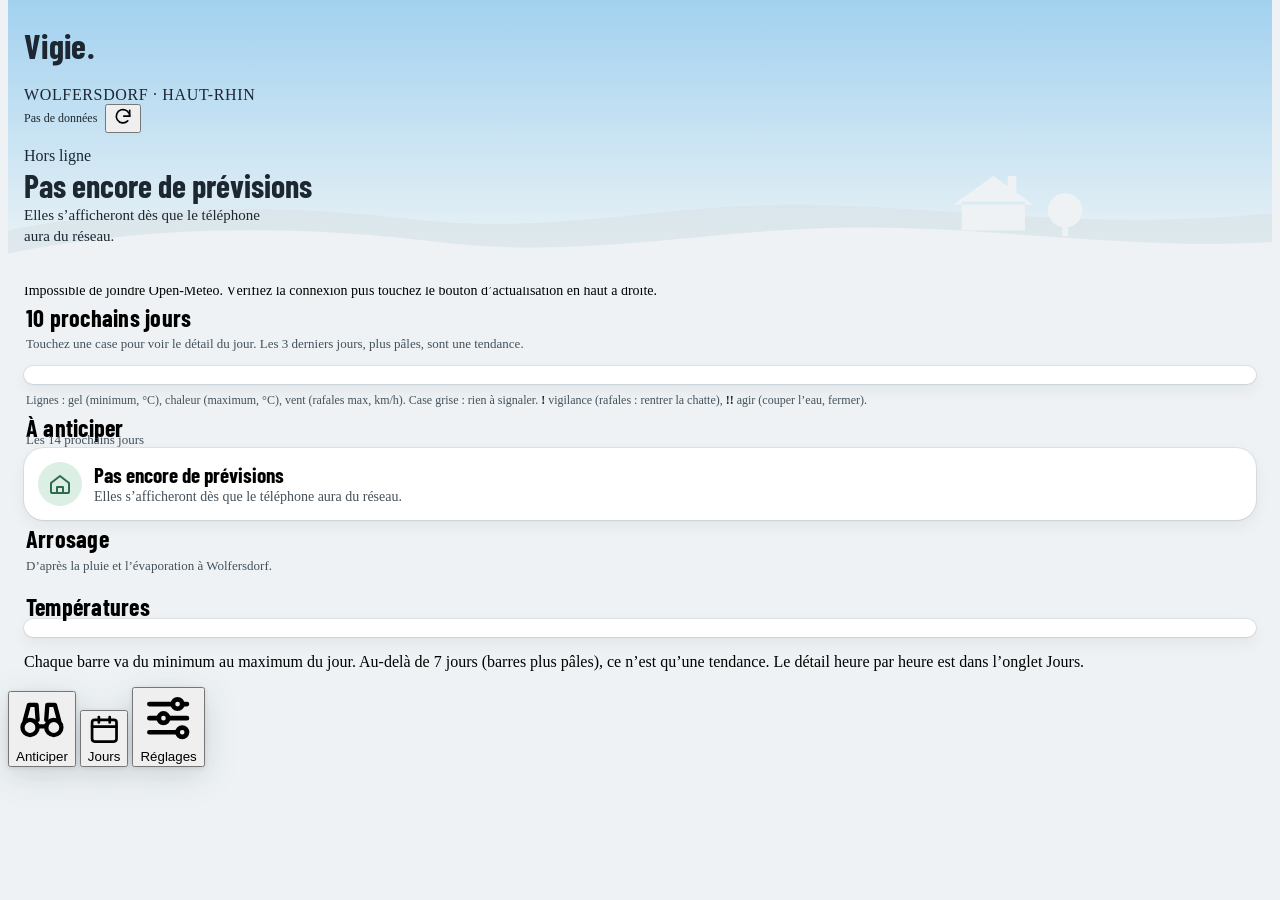
<file: src/template.html>
<!DOCTYPE html>
<html lang="fr">
<head>
<meta charset="utf-8">
<meta name="viewport" content="width=device-width, initial-scale=1, viewport-fit=cover">
<meta name="vigie-version" content="0.5.4">
<meta name="vigie-updated" content="2026-11-26">
<meta name="theme-color" content="#d3e4ee" media="(prefers-color-scheme: light)">
<meta name="theme-color" content="#0e151b" media="(prefers-color-scheme: dark)">
<meta name="apple-mobile-web-app-capable" content="yes">
<meta name="apple-mobile-web-app-title" content="Vigie">
<title>Vigie Wolfersdorf</title>
<link rel="manifest" href="manifest.webmanifest">
<link rel="icon" href="icon.svg" type="image/svg+xml">
<link rel="apple-touch-icon" href="apple-touch-icon.png">
<link rel="stylesheet" href="https://fonts.googleapis.com/css2?family=Barlow+Condensed:wght@600;700&family=Inter:wght@400;600;700;800&display=swap">
<style data-own>
/* VOICE  : un voisin prévoyant. Dit quoi faire et quand, sans dramatiser.
   IDEA   : une vigie météo de la maison. L'en-tête est un pan de ciel au-dessus des collines du Sundgau,
            qui prend la couleur de ce qui arrive (gel, chaleur, vent, arrosage, calme). Papier froid,
            titres en Barlow Condensed (instrument, signalétique), accent vert sapin.
   LAYOUT : mobile 393 px, une main ; d'abord ce qu'il faut anticiper, puis les 14 jours. */
/*DS*/
/* --- Vigie : tokens propres + thème sombre --- */
:root{--cold:#3f6f97;--cold-bg:#e3edf5;--cut:#8e3b46;--cut-bg:#f5e1e3;--heat:#a24f22;--heat-bg:#f8e6d8;--wind:#6d4a80;--wind-bg:#ece2f1;--calm:#2f6b4f;--calm-bg:#dcefe4;--grid:#dbe3e8;--bg:#eef2f4;--panel:#f7f9fa;--panel2:#e6edf1;--card:#ffffff;--card2:#f4f7f9;--track:#dde5ea;--edge:#d3dce2;--ink:#1c2731;--muted:#44515b;--gold:#4f9d8e;--gold-d:#1d5c55;--gold2:#a9d6cc;--green-d:#1d5c55;--sage-100:#e6f3f0;--sage-200:#c3e2db;--sage-900:#15443e;--field:#ffffff;--placeholder:#7a8892;--shadow-relief:0 1px 2px rgba(20,40,60,.06),0 8px 24px rgba(20,40,60,.07);--shadow-card:0 0 0 1px rgba(30,60,80,.08),0 1px 2px rgba(20,40,60,.05),0 6px 16px rgba(20,40,60,.06);--shadow-inset:inset 0 0 0 1px rgba(30,60,80,.10),inset 0 1px 3px rgba(20,40,60,.05);--font-display:"Barlow Condensed","Arial Narrow",system-ui,sans-serif;--sun:#fff2c9;--sun-op:.8;--hill:#dbe4ea}
@media (prefers-color-scheme:dark){:root:not([data-theme="light"]){--bg:#0e151b;--panel:#141d25;--panel2:#22303a;--card:#18232c;--card2:#111a21;--track:#263540;--edge:#2c3c48;--ink:#e6edf2;--muted:#a3b3bf;--gold:#4f9d8e;--gold-d:#86d3c4;--gold2:#2d5f57;--green-d:#2b7a6e;--wine:#b65563;--sky-d:#5f89ad;--good:#93c483;--bad:#e8899a;--ok-bg:#2c3a26;--ok-ink:#bcd8ae;--todo-bg:#45381f;--todo-ink:#f1dcae;--sage-100:#24453f;--sage-200:#1b3833;--sage-900:#bfe8de;--field:#0f171d;--placeholder:#7f909c;--shadow-relief:0 1px 0 rgba(255,255,255,.04) inset,0 8px 18px rgba(0,0,0,.35);--shadow-card:0 0 0 1px rgba(255,255,255,.07),0 4px 12px rgba(0,0,0,.3);--shadow-inset:inset 0 0 0 1px rgba(255,255,255,.07),inset 0 2px 5px rgba(0,0,0,.3);--cold:#8db8dc;--cold-bg:#1f3040;--cut:#ef9aa6;--cut-bg:#45222a;--heat:#f0a274;--heat-bg:#46291b;--wind:#cfa6e2;--wind-bg:#36263f;--calm:#8fd1b0;--calm-bg:#183328;--grid:#2a3844;--sun:#c9d8e4;--sun-op:.22;--hill:#16212a;color-scheme:dark}}
:root[data-theme="dark"]{--bg:#0e151b;--panel:#141d25;--panel2:#22303a;--card:#18232c;--card2:#111a21;--track:#263540;--edge:#2c3c48;--ink:#e6edf2;--muted:#a3b3bf;--gold:#4f9d8e;--gold-d:#86d3c4;--gold2:#2d5f57;--green-d:#2b7a6e;--wine:#b65563;--sky-d:#5f89ad;--good:#93c483;--bad:#e8899a;--ok-bg:#2c3a26;--ok-ink:#bcd8ae;--todo-bg:#45381f;--todo-ink:#f1dcae;--sage-100:#24453f;--sage-200:#1b3833;--sage-900:#bfe8de;--field:#0f171d;--placeholder:#7f909c;--shadow-relief:0 1px 0 rgba(255,255,255,.04) inset,0 8px 18px rgba(0,0,0,.35);--shadow-card:0 0 0 1px rgba(255,255,255,.07),0 4px 12px rgba(0,0,0,.3);--shadow-inset:inset 0 0 0 1px rgba(255,255,255,.07),inset 0 2px 5px rgba(0,0,0,.3);--cold:#8db8dc;--cold-bg:#1f3040;--cut:#ef9aa6;--cut-bg:#45222a;--heat:#f0a274;--heat-bg:#46291b;--wind:#cfa6e2;--wind-bg:#36263f;--calm:#8fd1b0;--calm-bg:#183328;--grid:#2a3844;--sun:#c9d8e4;--sun-op:.22;--hill:#16212a;color-scheme:dark}
/* Barre d'onglets : bascule rapide (l'original du design system durait 0,75 s avec rebond) */
.ds-tabbar{transition:--nx .26s var(--ease-out)}
.ds-tabbar .pill{transition:transform .26s var(--ease-out)}
.ds-tabbar button svg{transition:transform .22s var(--ease-out)}
.ds-tabbar .tl{transition:opacity .15s .08s}
@media (prefers-reduced-motion:reduce){.ds-tabbar,.ds-tabbar .pill,.ds-tabbar button svg,.ds-tabbar .tl{transition:none}}
.app{padding-left:max(16px,env(safe-area-inset-left,0px));padding-right:max(16px,env(safe-area-inset-right,0px))}
.top{align-items:center}
.top .where{display:block;font:700 13px/1.3 var(--font-body);color:var(--muted);letter-spacing:.04em;text-transform:uppercase}
.refresh{display:flex;align-items:center;gap:8px}
.refresh small{font-size:12px;color:var(--muted);text-align:right;line-height:1.25}
.status{font-size:14px}
.status[data-kind="warn"]{background:var(--todo-bg);color:var(--todo-ink)}

/* Cartes d'alerte (épisodes) */
.alerts{display:grid;gap:10px}
.alert{display:grid;grid-template-columns:44px minmax(0,1fr);gap:12px;background:var(--card);border-radius:var(--radius-l);box-shadow:var(--shadow-card);padding:14px}
.alert__ic{width:44px;height:44px;border-radius:var(--radius-m);display:grid;place-items:center;background:var(--k-bg);color:var(--k)}
.alert__ic svg{width:24px;height:24px}
.alert[data-k="cold"]{--k:var(--cold);--k-bg:var(--cold-bg)}
.alert[data-k="cut"]{--k:var(--cut);--k-bg:var(--cut-bg)}
.alert[data-k="heat"]{--k:var(--heat);--k-bg:var(--heat-bg)}
.alert[data-k="wind"]{--k:var(--wind);--k-bg:var(--wind-bg)}
.alert__head{display:flex;flex-wrap:wrap;align-items:baseline;justify-content:space-between;gap:4px 10px}
.alert__head h3{margin:0;font:600 18px/1.2 var(--font-display);text-wrap:balance}
.alert__num{font:700 26px/1 var(--font-display);color:var(--k);white-space:nowrap;font-variant-numeric:tabular-nums}
.alert__num small{font:700 13px var(--font-body);margin-left:2px}
.alert__when{margin:4px 0 0;font-size:14px;color:var(--muted)}
.alert__when b{color:var(--ink)}
.alert ul{margin:8px 0 0;padding:0;list-style:none;display:grid;gap:6px}
.alert li{font-size:14px;line-height:1.4;background:var(--panel2);border-radius:var(--radius-s);padding:7px 10px}
.alert li b{font-variant-numeric:tabular-nums}
.tags{display:flex;flex-wrap:wrap;gap:6px;margin-top:8px}
.tag{display:inline-block;padding:3px 9px;border-radius:var(--radius-pill);font:700 12px/1.4 var(--font-body);background:var(--k-bg,var(--panel2));color:var(--k,var(--ink))}
.tag--conf{background:var(--panel2);color:var(--muted)}
/* Arrosage */
:root{--water:#2d6a84;--water-bg:#dfedf2}
@media (prefers-color-scheme:dark){:root:not([data-theme="light"]){--water:#8cc7de;--water-bg:#1d3540}}
:root[data-theme="dark"]{--water:#8cc7de;--water-bg:#1d3540}
.water{display:grid;gap:10px}
.plant{display:grid;grid-template-columns:44px minmax(0,1fr);gap:12px;background:var(--card);border-radius:var(--radius-l);box-shadow:var(--shadow-card);padding:14px}
.plant .alert__ic{--k:var(--water);--k-bg:var(--water-bg)}
.plant[data-need="now"]{box-shadow:var(--shadow-card),inset 0 0 0 2px var(--water)}
.plant__head{display:flex;flex-wrap:wrap;align-items:baseline;justify-content:space-between;gap:4px 10px}
.plant__head h3{margin:0;font:600 18px/1.2 var(--font-display)}
.plant__when{margin:4px 0 0;font-size:15px}
.plant__when b{color:var(--water)}
.plant[data-need="now"] .plant__when b{font-size:17px}
.plant__why{margin:4px 0 0;font-size:13px;color:var(--muted)}
.plant__how{margin:6px 0 0;font-size:13px;line-height:1.4;background:var(--panel2);border-radius:var(--radius-s);padding:7px 10px}
.gauge{display:grid;grid-template-columns:minmax(0,1fr) auto;gap:8px;align-items:center;margin-top:8px;font-size:12px;color:var(--muted);font-variant-numeric:tabular-nums}
.gauge .ds-xp i{background:var(--water)}
.plant__act{display:flex;flex-wrap:wrap;align-items:center;gap:8px;margin-top:8px}
.plant__act small{font-size:12px;color:var(--muted)}
.calm{display:grid;grid-template-columns:44px minmax(0,1fr);gap:12px;align-items:center;background:var(--card);border-radius:var(--radius-l);box-shadow:var(--shadow-card);padding:14px}
.calm .alert__ic{--k:var(--calm);--k-bg:var(--calm-bg)}
.calm b{font:600 18px/1.2 var(--font-display)}
.calm p{margin:2px 0 0;font-size:14px;color:var(--muted)}

/* Graphique 14 jours */
.chart{background:var(--card);border-radius:var(--radius-l);box-shadow:var(--shadow-card);padding:12px 10px 6px}
.chart svg{display:block;width:100%;height:auto}
.chart text{font:600 13px var(--font-body);fill:var(--muted)}
.chart .gust{font:800 15px var(--font-body);fill:var(--wind)}
.chart .lbl-day{font-weight:700;fill:var(--ink)}
.legend{display:flex;flex-wrap:wrap;gap:4px 14px;padding:6px 4px 4px;font-size:12px;color:var(--muted)}
.legend i{display:inline-block;width:14px;height:0;border-top:2px dashed currentColor;vertical-align:middle;margin-right:5px}
.legend .l-cold{color:var(--cold)}.legend .l-cut{color:var(--cut)}.legend .l-heat{color:var(--heat)}

/* Liste des jours */
.days{display:grid;gap:8px}
.day{background:var(--card);border-radius:var(--radius-m);box-shadow:var(--shadow-card)}
.day{scroll-margin-top:12px}
.day summary{list-style:none;cursor:pointer;position:relative;display:grid;grid-template-columns:62px minmax(0,1fr) auto;gap:10px;align-items:center;min-height:56px;padding:8px 30px 8px 12px}
.day summary::after{content:"";position:absolute;right:13px;top:26px;width:7px;height:7px;border-right:2px solid var(--muted);border-bottom:2px solid var(--muted);transform:rotate(45deg);transition:transform .2s}
.day[open] summary::after{transform:rotate(-135deg);top:30px}
@media (prefers-reduced-motion:reduce){.day summary::after{transition:none}}
.day summary::-webkit-details-marker{display:none}
.day summary:focus-visible{outline:3px solid var(--gold-d);outline-offset:2px;border-radius:var(--radius-m)}
.day__d b{display:block;font:600 16px/1.1 var(--font-display);text-transform:capitalize}
.day__d small{font-size:12px;color:var(--muted)}
.day__t{font-variant-numeric:tabular-nums;font-size:15px}
.day__t .v{font-weight:700;color:var(--ink)}
.day .v.c,.day .v.x,.day .v.h,.day .v.w{font-weight:800;font-size:17px}
.day .v.c{color:var(--cold)}.day .v.x{color:var(--cut)}.day .v.h{color:var(--heat)}.day .v.w{color:var(--wind)}
.day[data-k="cold"]{--k:var(--cold);--k-bg:var(--cold-bg)}.day[data-k="cut"]{--k:var(--cut);--k-bg:var(--cut-bg)}
.day[data-k="heat"]{--k:var(--heat);--k-bg:var(--heat-bg)}.day[data-k="wind"]{--k:var(--wind);--k-bg:var(--wind-bg)}
.day[data-l="1"]{box-shadow:var(--shadow-card),inset 0 0 0 1.5px var(--k)}
.day[data-l="2"]{background:var(--k-bg);box-shadow:var(--shadow-card),inset 0 0 0 2.5px var(--k)}
.day__chips .tag[data-l="2"]{background:var(--k);color:var(--card)}
.day__t small{display:block;font-size:12px;color:var(--muted)}
.day__w{text-align:right;font-variant-numeric:tabular-nums;font-size:13px;color:var(--muted);line-height:1.3}
.day__w b{display:block;font-size:15px;color:var(--ink)}
.day__chips{grid-column:1/-1;display:flex;flex-wrap:wrap;gap:6px}
.day__chips:empty{display:none}
.day__chips .tag[data-k="cold"]{--k:var(--cold);--k-bg:var(--cold-bg)}
.day__chips .tag[data-k="cut"]{--k:var(--cut);--k-bg:var(--cut-bg)}
.day__chips .tag[data-k="heat"]{--k:var(--heat);--k-bg:var(--heat-bg)}
.day__chips .tag[data-k="wind"]{--k:var(--wind);--k-bg:var(--wind-bg)}
.day__body{padding:0 12px 12px;display:grid;gap:8px}
.day__body p{margin:0;font-size:14px}
.hours{overflow-x:auto;border-radius:var(--radius-s);background:var(--card2);box-shadow:var(--shadow-inset)}
.hours table{width:100%;border-collapse:collapse;font-size:13px;font-variant-numeric:tabular-nums}
.hours th,.hours td{padding:5px 8px;text-align:right;white-space:nowrap}
.hours th:first-child,.hours td:first-child{text-align:left}
.hours thead th{font-size:12px;color:var(--muted);font-weight:700;border-bottom:1px solid var(--edge)}
.hours td.hit{font-weight:800}
.hours td.hit.c{color:var(--cold)}.hours td.hit.x{color:var(--cut)}.hours td.hit.h{color:var(--heat)}.hours td.hit.w{color:var(--wind)}
.hours tr.now td{background:var(--panel2)}

/* Réglages */
.grid2{display:grid;grid-template-columns:repeat(2,minmax(0,1fr));gap:10px}
fieldset{border:0;margin:0;padding:0;display:grid;gap:10px}
legend.h{font:600 17px/1.2 var(--font-display);margin-bottom:4px;padding:0}
.sec-title{margin:6px 2px 0;font:600 21px/1.1 var(--font-display)}
.sec-sub{margin:-8px 2px 0;font-size:13px;color:var(--muted)}
.toast{background:var(--todo-bg);color:var(--todo-ink);width:max-content}
.toast.on{pointer-events:auto}
.toast button{margin-left:4px;font-weight:800}

/* Semaine en un coup d'œil : jours × critères */
.week{background:var(--card);border-radius:var(--radius-l);box-shadow:var(--shadow-card);padding:10px 6px 8px;display:grid;grid-template-columns:22px repeat(10,minmax(0,1fr));gap:3px 2px;align-items:stretch}
.week__d{text-align:center;font:700 12px/1.2 var(--font-body);color:var(--muted);padding-bottom:2px;font-variant-numeric:tabular-nums}
.week__d b{display:block;color:var(--ink);font-size:13px}
.week__d.is-today b{text-decoration:underline;text-decoration-color:var(--gold);text-decoration-thickness:2px;text-underline-offset:3px}
.week__r{display:flex;align-items:center;justify-content:center;color:var(--muted)}
.week__r svg{width:18px;height:18px}
.week .is-trend{opacity:.62}
.week button.is-trend{box-shadow:inset 0 0 0 1px var(--edge)}
.week button.is-trend[data-l="1"]{box-shadow:inset 0 0 0 1.5px var(--k)}
.week__d.is-trend b{font-style:italic}
.week button{all:unset;box-sizing:border-box;min-height:var(--tap-min);border-radius:var(--radius-s);display:flex;flex-direction:column;align-items:center;justify-content:center;gap:0;cursor:pointer;background:var(--card2);box-shadow:var(--shadow-inset);color:var(--muted);font:700 13px/1.15 var(--font-body);font-variant-numeric:tabular-nums;letter-spacing:-.02em;-webkit-tap-highlight-color:transparent}
.week button i{font:800 12px/1 var(--font-body);font-style:normal;letter-spacing:0;min-height:12px}
.week button[data-l="1"]{background:var(--k-bg);color:var(--k);box-shadow:inset 0 0 0 1.5px var(--k)}
.week button[data-l="2"]{background:var(--k);color:var(--card);box-shadow:none}
.week button:focus-visible{outline:3px solid var(--gold-d);outline-offset:1px}
.week button:active{transform:scale(.96)}
.week [data-k="cold"]{--k:var(--cold);--k-bg:var(--cold-bg)}.week [data-k="cut"]{--k:var(--cut);--k-bg:var(--cut-bg)}
.week [data-k="heat"]{--k:var(--heat);--k-bg:var(--heat-bg)}.week [data-k="wind"]{--k:var(--wind);--k-bg:var(--wind-bg)}
.weekbox{display:grid;gap:14px}
.week-legend{margin:-6px 2px 0;font-size:12px;color:var(--muted);line-height:1.4}
.week-legend b{color:var(--ink)}

/* ===== 0.3.0 : thème « vigie » (ciel, collines, papier froid) ===== */
/* Ciel : l'AMBIANCE (couleurs, décor) suit la météo actuelle ; le MESSAGE (titre, icône) suit les alertes.
   --s1/--s2/--cloud sont posés par JS depuis la table WX_PALETTE (jour / jour en thème sombre / nuit). */
@property --s1{syntax:'<color>';inherits:true;initial-value:#c9e0ee}
@property --s2{syntax:'<color>';inherits:true;initial-value:#dfeaf1}
.sky{position:relative;overflow:hidden;display:grid;gap:14px;
  margin:-16px calc(-1 * max(16px,env(safe-area-inset-right,0px))) -4px calc(-1 * max(16px,env(safe-area-inset-left,0px)));
  padding:calc(14px + env(safe-area-inset-top,0px)) max(16px,env(safe-area-inset-right,0px)) 40px max(16px,env(safe-area-inset-left,0px));
  background:linear-gradient(180deg,var(--s1) 0,var(--s2) calc(100% - 44px),var(--page) 100%);
  color:var(--ink);transition:--s1 .6s ease,--s2 .6s ease}
.sky[data-onsky="light"]{--ink:#eef3f7;--muted:#c5d1db;--gold-d:#86d3c4}
.sky[data-mood="calm"]{--k:var(--calm);--k-bg:var(--calm-bg)}
.sky[data-mood="cold"]{--k:var(--cold);--k-bg:var(--cold-bg)}
.sky[data-mood="cut"]{--k:var(--cut);--k-bg:var(--cut-bg)}
.sky[data-mood="heat"]{--k:var(--heat);--k-bg:var(--heat-bg)}
.sky[data-mood="wind"]{--k:var(--wind);--k-bg:var(--wind-bg)}
.sky[data-mood="water"]{--k:var(--water);--k-bg:var(--water-bg)}
.sky > :not(.sky__art):not(.sky__hills){position:relative;z-index:1}
.sky .top h1{font:700 34px/1 var(--font-display);letter-spacing:.01em}
.sky .top .where,.sky .refresh small{color:var(--ink)}
.sky__now{display:grid;gap:4px}
.sky__kicker{margin:0;font:700 13px/1.3 var(--font-body);color:var(--ink);font-variant-numeric:tabular-nums}
.sky__row{display:flex;align-items:center;gap:10px}
.sky__ic{flex:none;width:40px;height:40px;border-radius:50%;display:grid;place-items:center;background:var(--k-bg);color:var(--k);box-shadow:var(--shadow-card)}
.sky__ic svg{width:22px;height:22px}
.sky__ic:empty{display:none}
.sky__title{margin:0;font:700 32px/1.02 var(--font-display);color:var(--ink);text-wrap:balance}
.sky__sub{margin:0;font-size:15px;line-height:1.4;color:var(--ink);max-width:34ch}
.sky__hills{position:absolute;left:0;right:0;bottom:-1px;width:100%;height:44px;z-index:0}
.sky__hills path,.sky__hills circle,.sky__hills rect{fill:var(--page);transition:fill .6s ease}
.sky__hills .far{fill:var(--hill);opacity:.7}
.sky__art{position:absolute;inset:0;z-index:0;pointer-events:none}
.sky__art canvas{position:absolute;inset:0;width:100%;height:100%;transition:opacity .28s ease}
/* Décor CSS : visible selon l'ambiance, fondu .5 s */
.sky .fx{position:absolute;opacity:0;visibility:hidden;transition:opacity .5s ease,visibility 0s .5s}
.sky .fx.on{opacity:var(--fx-op,1);visibility:visible;transition:opacity .5s ease}
.sky .sun{left:calc(var(--sx,calc(100% - 35px)) - 85px);top:calc(var(--sy,45px) - 85px);width:170px;height:170px;border-radius:50%;--fx-op:var(--sun-op);background:radial-gradient(circle,var(--sun) 0 30%,transparent 31%),radial-gradient(circle,var(--sun) 0,transparent 68%)}
.sky .sun.on{animation:halo 6s ease-in-out infinite alternate}
.sky .moon{left:52%;top:14px;width:30px;height:30px;border-radius:50%;background:radial-gradient(circle at 35% 35%,#f4f1e6,#d9d6cb 70%);box-shadow:0 0 18px 4px rgba(230,236,245,.18);--fx-op:.9}
.sky .moon::after{content:"";position:absolute;inset:-2px -2px 0 9px;border-radius:50%;background:var(--s1);opacity:.85}
.sky .cl{height:28px;border-radius:20px;background:var(--cloud);box-shadow:22px -11px 0 3px var(--cloud),48px -2px 0 -2px var(--cloud);--fx-op:.85}
.sky .cl.on{animation:drift var(--d,50s) linear infinite alternate}
.sky .cl1{right:96px;top:26px;width:96px;--d:55s}
.sky .cl2{left:38%;top:96px;width:74px;--d:70s}
.sky .cl3{right:-24px;top:142px;width:120px;--d:62s}
.sky .fog{left:-50%;width:200%;height:46px;border-radius:50%;background:radial-gradient(ellipse at center,var(--fogc) 0,transparent 70%);--fx-op:1}
.sky .fog.on{animation:mist 18s ease-in-out infinite alternate}
.sky .fog1{top:46px}.sky .fog2.on{top:118px;animation-duration:24s;animation-direction:alternate-reverse}
.sky .fog2{top:118px}
.sky{--fogc:rgba(255,255,255,.65);--frost:rgba(255,255,255,.75)}
.sky[data-onsky="light"],:root[data-theme="dark"] .sky{--fogc:rgba(150,165,178,.22);--frost:rgba(200,225,245,.16)}
@media (prefers-color-scheme:dark){:root:not([data-theme="light"]) .sky{--fogc:rgba(150,165,178,.22);--frost:rgba(200,225,245,.16)}}
.sky::before{content:"";position:absolute;inset:0;z-index:0;pointer-events:none;opacity:0;transition:opacity .6s ease;
  background:radial-gradient(150px 90px at 0 0,var(--frost),transparent 70%),radial-gradient(150px 90px at 100% 0,var(--frost),transparent 70%),radial-gradient(120px 60px at 0 100%,var(--frost),transparent 70%)}
.sky[data-frost]::before{opacity:1}
@keyframes halo{from{transform:scale(.97)}to{transform:scale(1.03)}}
@keyframes drift{from{transform:translateX(0)}to{transform:translateX(-70px)}}
@keyframes mist{from{transform:translateX(-6%)}to{transform:translateX(6%)}}
.app-version{margin:18px 0 4px;text-align:center;font:600 13px/1.4 var(--font-body);color:var(--muted);letter-spacing:.02em}
/* Sélecteur d'ambiance pour les tests : visible seulement avec #ambiance dans l'adresse */
.wxpick{display:flex;flex-wrap:wrap;gap:6px;margin-top:-4px}
.wxpick .ds-chip{font-size:13px;padding:6px 12px}

/* ===== 0.5.0 : toute la page vit avec la météo de l'instant ===== */
/* Lavis : le fond de page (et la barre d'onglets, plus légèrement) prend une pointe de la couleur du temps qu'il fait
   (--wash, posé par JS). Les cartes restent neutres : les couleurs d'alerte gardent tout leur contraste. */
:root{--wash:var(--bg);--wash-amt:0%;--page:var(--bg);--chip:rgba(255,255,255,.72);--smoke:#9aa7b2}
@media (prefers-color-scheme:dark){:root:not([data-theme="light"]){--chip:rgba(20,30,38,.72);--smoke:#6d7a86}}
:root[data-theme="dark"]{--chip:rgba(20,30,38,.72);--smoke:#6d7a86}
@supports (color:color-mix(in oklab,red,blue)){
  :root{--wash-amt:22%;--page:color-mix(in oklab,var(--bg),var(--wash) var(--wash-amt))}
  @media (prefers-color-scheme:dark){:root:not([data-theme="light"]){--wash-amt:20%}}
  :root[data-theme="dark"]{--wash-amt:20%}
  .ds-tabbar::after{background:color-mix(in oklab,var(--card),var(--wash) 12%);transition:background-color .6s ease}
}
body{background:var(--page);transition:background-color .6s ease}
/* Moment de la journée : soleil plus chaud à l'aube et au coucher */
.sky[data-phase="dawn"],.sky[data-phase="dusk"]{--sun:#ffd6a6}
/* « Prochaines heures » : pastilles lisibles par-dessus les particules */
.sky__soon{display:flex;flex-wrap:wrap;gap:6px;margin:6px 0 0;padding:0;list-style:none}
.sky__soon:empty{display:none}
.sky__soon li{display:inline-flex;align-items:center;gap:6px;padding:5px 11px 5px 8px;border-radius:var(--radius-pill);background:var(--chip);color:var(--ink);font:700 13px/1.25 var(--font-body);font-variant-numeric:tabular-nums;box-shadow:0 0 0 1px rgba(30,60,80,.08)}
.sky[data-onsky="light"] .sky__soon li{background:rgba(10,18,28,.45)}
.sky__soon svg{width:15px;height:15px;flex:none}
.sky__soon [data-k="wind"] svg{color:var(--wind)}.sky__soon [data-k="cold"] svg{color:var(--cold)}
.sky__soon [data-k="rain"] svg{color:var(--water)}.sky__soon [data-k="sun"] svg{color:var(--heat)}
/* La maison vit aussi : fenêtres allumées la nuit, fumée de cheminée quand il fait froid, arbre qui plie au vent */
.sky__hills{overflow:visible}
.sky__hills .win{transition:fill .6s ease}
.sky[data-night] .sky__hills .win{fill:#f3c76a}
.sky__hills .smoke{fill:var(--smoke);opacity:0;transform-box:fill-box;transform-origin:center}
.sky[data-smoke] .sky__hills .smoke{animation:smoke 4.2s ease-out infinite}
.sky[data-smoke] .sky__hills .smoke.s2{animation-delay:2.1s}
.sky__hills .tree{transform-box:fill-box;transform-origin:50% 100%}
.sky[data-sway="1"] .sky__hills .tree{animation:sway 1.9s ease-in-out infinite alternate}
.sky[data-sway="2"] .sky__hills .tree{animation:sway2 1.1s ease-in-out infinite alternate}
@keyframes smoke{0%{opacity:0;transform:translate(0,0) scale(.6)}20%{opacity:.6}100%{opacity:0;transform:translate(var(--drift,3px),-15px) scale(1.9)}}
@keyframes sway{from{transform:rotate(-3deg)}to{transform:rotate(4deg)}}
@keyframes sway2{from{transform:rotate(-5deg)}to{transform:rotate(10deg)}}
@media (prefers-reduced-motion:reduce){.sky[data-smoke] .sky__hills .smoke.s1{opacity:.45;transform:translateY(-5px) scale(1.2)}}

/* Typo d'accent et cartes */
.sec-title{font:700 24px/1.05 var(--font-display);letter-spacing:.01em}
.panel h2{font:700 24px/1.05 var(--font-display)}
legend.h{font:700 19px/1.2 var(--font-display)}
.alert__head h3,.plant__head h3{font:700 21px/1.1 var(--font-display)}
.calm b{font:700 21px/1.1 var(--font-display)}
.alert__num{font:700 32px/1 var(--font-display)}
.day__d b{font:700 18px/1.05 var(--font-display)}
.alert,.plant,.calm,.chart,.week{border-radius:20px}
.alert__ic{border-radius:50%}
.alerts,.water{gap:12px}
.week button{font:700 15px/1.1 var(--font-display);letter-spacing:0}
.ds-tabbar{filter:drop-shadow(0 8px 16px rgba(20,40,60,.14)) drop-shadow(0 1px 2px rgba(20,40,60,.12))}
.ds-tabbar .pill{background:radial-gradient(circle at 35% 30%,var(--sage-100),var(--sage-200) 70%);box-shadow:0 6px 12px rgba(29,92,85,.25),inset 0 1px 0 rgba(255,255,255,.6)}

/* Mouvements : courts, utiles, jamais bloquants (contenu visible au repos) */
@keyframes rise{from{opacity:0;transform:translateY(10px)}to{opacity:1;transform:none}}
@keyframes pop{from{opacity:0;transform:scale(.8)}to{opacity:1;transform:none}}
@keyframes grow{from{transform:scaleX(0)}to{transform:none}}
@keyframes barIn{from{transform:scaleY(.2);opacity:0}to{transform:none;opacity:1}}
@keyframes pageIn{from{opacity:.35;transform:translateY(6px)}to{opacity:1;transform:none}}
.page:not([hidden]){animation:pageIn .2s var(--ease-out)}
.is-entering .sky__now{animation:rise .3s var(--ease-out) backwards}
.is-entering .alerts > *,.is-entering .water > *,.is-entering .chart{animation:rise .28s var(--ease-out) backwards}
.is-entering .alerts > :nth-child(2),.is-entering .water > :nth-child(2){animation-delay:.05s}
.is-entering .alerts > :nth-child(3),.is-entering .water > :nth-child(3){animation-delay:.1s}
.is-entering .alerts > :nth-child(n+4){animation-delay:.14s}
.is-entering .week button{animation:pop .22s var(--ease-out) backwards;animation-delay:calc(var(--c,0) * 16ms)}
.is-entering .chart rect{transform-box:fill-box;transform-origin:center;animation:barIn .3s var(--ease-out) backwards;animation-delay:calc(var(--c,0) * 12ms)}
.gauge .ds-xp i{transform-origin:left center;animation:grow .3s var(--ease-out) backwards}
.day[open] .day__body{animation:rise .22s var(--ease-out)}
.ds-mini,.ds-btn,.week button,.day summary{transition:transform .12s var(--ease-out),background-color .12s}
.ds-mini:active,.ds-btn:active{transform:scale(.96)}
.day summary:active{background:var(--panel2);border-radius:var(--radius-m)}
#reload:disabled svg{animation:spin .9s linear infinite}
@keyframes spin{to{transform:rotate(360deg)}}
@media (prefers-reduced-motion:reduce){*,*::before,*::after{animation:none!important;transition:none!important}}
</style>
</head>
<body>
<main class="app">
  <header class="sky" id="sky" data-mood="calm">
    <div class="sky__art" aria-hidden="true">
      <span class="fx sun"></span><span class="fx moon"></span>
      <span class="fx fog fog1"></span><span class="fx fog fog2"></span>
      <span class="fx cl cl1"></span><span class="fx cl cl2"></span><span class="fx cl cl3"></span>
      <canvas id="skyFx"></canvas>
    </div>
    <div class="top">
      <div>
        <h1>Vigie<span>.</span></h1>
        <span class="where" id="where">Wolfersdorf · Haut-Rhin</span>
      </div>
      <div class="refresh">
        <small id="updated">Chargement…</small>
        <button class="ds-mini ds-mini--ghost" type="button" id="reload" aria-label="Actualiser les prévisions">
          <svg width="20" height="20" viewBox="0 0 24 24" fill="none" stroke="currentColor" stroke-width="2" stroke-linecap="round" stroke-linejoin="round" aria-hidden="true"><path d="M20 11a8 8 0 1 0-2.3 5.7"/><path d="M20 4v7h-7"/></svg>
        </button>
      </div>
    </div>
    <div class="sky__now" id="skyNow">
      <p class="sky__kicker" id="skyKicker">Lecture du ciel…</p>
      <div class="sky__row"><span class="sky__ic" id="skyIc" aria-hidden="true"></span><p class="sky__title" id="skyTitle">Vigie</p></div>
      <p class="sky__sub" id="skySub">Gel, chaleur, vent et arrosage pour les 14 prochains jours.</p>
      <ul class="sky__soon" id="skySoon" aria-label="Dans les prochaines heures"></ul>
    </div>
    <svg class="sky__hills" viewBox="0 0 440 44" preserveAspectRatio="xMidYMax slice" aria-hidden="true">
      <path class="far" d="M0 44V24C40 16 90 14 140 20C190 26 230 14 280 15C330 16 380 24 440 18V44Z"/>
      <path d="M0 44V32C50 22 100 22 150 28C200 34 240 24 290 23C340 22 390 31 440 28V44Z"/>
      <circle class="smoke s1" cx="349.5" cy="2" r="2"/><circle class="smoke s2" cx="349.5" cy="2" r="2"/>
      <path d="M332 24h22v-10h-22zM329 15l14-10 14 10zM348 5h3v6h-3z"/>
      <rect class="win" x="336" y="17" width="4" height="4"/><rect class="win" x="346" y="17" width="4" height="4"/>
      <g class="tree"><circle cx="368" cy="17" r="6"/><path d="M367 20h2v6h-2z"/></g>
    </svg>
  </header>

  <div class="wxpick" id="wxPick" role="group" aria-label="Forcer une ambiance (test)" hidden></div>

  <div class="ds-banner status" id="status" role="status" hidden></div>

  <!-- ANTICIPER -->
  <section class="page" id="p-home" data-tab="home">
    <div class="weekbox" id="weekBox" hidden>
      <h2 class="sec-title">10 prochains jours</h2>
      <p class="sec-sub">Touchez une case pour voir le détail du jour. Les 3 derniers jours, plus pâles, sont une tendance.</p>
      <div class="week" id="week" role="group" aria-label="Les 10 prochains jours : gel, chaleur et vent"></div>
      <p class="week-legend">Lignes : gel (minimum, °C), chaleur (maximum, °C), vent (rafales max, km/h). Case grise : rien à signaler. <b>!</b> vigilance (rafales : rentrer la chatte), <b>!!</b> agir (couper l’eau, fermer).</p>
    </div>
    <h2 class="sec-title">À anticiper</h2>
    <p class="sec-sub" id="horizon">Les 14 prochains jours</p>
    <div class="alerts" id="alerts">
      <div class="calm"><div class="alert__ic" aria-hidden="true"></div><div><b>Prévisions en cours de chargement</b><p>Gel, chaleur et vent pour les 14 prochains jours.</p></div></div>
    </div>
    <div class="weekbox" id="waterBox" hidden>
      <h2 class="sec-title">Arrosage</h2>
      <p class="sec-sub" id="waterSub">D’après la pluie et l’évaporation à Wolfersdorf.</p>
      <div class="water" id="water"></div>
    </div>
    <h2 class="sec-title">Températures</h2>
    <div class="chart" id="chart" aria-describedby="chartNote"></div>
    <p class="ds-note" id="chartNote">Chaque barre va du minimum au maximum du jour. Au-delà de 7 jours (barres plus pâles), ce n’est qu’une tendance. Le détail heure par heure est dans l’onglet Jours.</p>
  </section>

  <!-- JOURS -->
  <section class="page" id="p-days" data-tab="days" hidden>
    <h2 class="sec-title">Jour par jour</h2>
    <p class="sec-sub">Touchez un jour pour voir les heures.</p>
    <div class="days" id="days"></div>
  </section>

  <!-- RÉGLAGES -->
  <section class="page" id="p-settings" data-tab="settings" hidden>
    <form class="panel" id="settings" novalidate>
      <h2>Seuils d’alerte</h2>
      <p class="small muted">Enregistrés sur ce téléphone. Les alertes se recalculent dès qu’un seuil change.</p>
      <fieldset>
        <legend class="h">Gel</legend>
        <div class="grid2">
          <label class="ds-field" for="s-cold">Prévenir sous<div class="ds-unit"><input id="s-cold" name="cold" type="number" step="1"><em>°C</em></div></label>
          <label class="ds-field" for="s-cut">Couper l’eau sous<div class="ds-unit"><input id="s-cut" name="cut" type="number" step="1"><em>°C</em></div></label>
        </div>
      </fieldset>
      <fieldset>
        <legend class="h">Chaleur</legend>
        <div class="grid2">
          <label class="ds-field" for="s-hot">Chaud au-dessus de<div class="ds-unit"><input id="s-hot" name="hot" type="number" inputmode="numeric" step="1" min="0"><em>°C</em></div></label>
          <label class="ds-field" for="s-wave">Canicule au-dessus de<div class="ds-unit"><input id="s-wave" name="wave" type="number" inputmode="numeric" step="1" min="0"><em>°C</em></div></label>
          <label class="ds-field" for="s-fresh">Air frais dehors sous<div class="ds-unit"><input id="s-fresh" name="fresh" type="number" inputmode="numeric" step="1" min="0"><em>°C</em></div><small>Sous ce seuil on ouvre, au-dessus on ferme.</small></label>
        </div>
      </fieldset>
      <fieldset>
        <legend class="h">Vent (pour la chatte)</legend>
        <div class="grid2">
          <label class="ds-field" for="s-wind">Vent moyen dès<div class="ds-unit"><input id="s-wind" name="wind" type="number" inputmode="numeric" step="1" min="0"><em>km/h</em></div></label>
          <label class="ds-field" for="s-gust">Rafales dès<div class="ds-unit"><input id="s-gust" name="gust" type="number" inputmode="numeric" step="1" min="0"><em>km/h</em></div></label>
          <label class="ds-field" for="s-strong">Fortes rafales dès<div class="ds-unit"><input id="s-strong" name="strong" type="number" inputmode="numeric" step="1" min="0"><em>km/h</em></div></label>
          <label class="ds-field" for="s-storm">Tempête dès<div class="ds-unit"><input id="s-storm" name="storm" type="number" inputmode="numeric" step="1" min="0"><em>km/h</em></div></label>
        </div>
      </fieldset>
      <div class="actions">
        <button class="ds-mini ds-mini--ghost" type="button" id="resetSettings">Revenir aux seuils d’origine</button>
      </div>
    </form>

    <div class="panel">
      <h2>D’où viennent les chiffres</h2>
      <p class="small">Prévisions <b>Open-Meteo</b> (meilleur modèle disponible pour Wolfersdorf : Météo-France AROME/ARPEGE à courte échéance, ECMWF au-delà), point 47,64 N · 7,11 E, 300 m. Températures et vent mesurés à 2 m et 10 m du sol : ce sont les valeurs réelles, pas le ressenti, qui déclenchent les alertes.</p>
      <p class="small"><b>Fiable</b> jusqu’à 3 jours, <b>probable</b> jusqu’à 7, <b>tendance</b> au-delà : une alerte à J+10 dit seulement de rester attentif.</p>
      <details class="spec">
        <summary>Lire le dossier produit</summary>
        <pre id="specView"></pre>
      </details>
    </div>
    <p class="app-version" id="appVersion"></p>
  </section>
</main>

<nav class="dock" aria-label="Navigation principale">
  <div class="ds-tabbar" id="tabbar">
    <span class="pill" aria-hidden="true"></span>
    <button type="button" data-go="home" aria-current="page" aria-label="À anticiper"><svg viewBox="0 0 24 24" fill="none" stroke="currentColor" stroke-width="2" stroke-linecap="round" stroke-linejoin="round" aria-hidden="true"><circle cx="6.5" cy="15.5" r="3.5"/><circle cx="17.5" cy="15.5" r="3.5"/><path d="M10 15h4M4 12.5L6 5h3.5l.5 7M20 12.5L18 5h-3.5l-.5 7"/></svg><span class="tl">Anticiper</span></button>
    <button type="button" data-go="days" aria-label="Jours"><svg viewBox="0 0 24 24" fill="none" stroke="currentColor" stroke-width="2" stroke-linecap="round" stroke-linejoin="round" aria-hidden="true"><rect x="3" y="5" width="18" height="16" rx="2"/><path d="M3 10h18M8 3v4M16 3v4"/></svg><span class="tl">Jours</span></button>
    <button type="button" data-go="settings" aria-label="Réglages"><svg viewBox="0 0 24 24" fill="none" stroke="currentColor" stroke-width="2" stroke-linecap="round" stroke-linejoin="round" aria-hidden="true"><path d="M4 6h10M18 6h2M4 12h4M12 12h8M4 18h12M20 18h0"/><circle cx="16" cy="6" r="2"/><circle cx="10" cy="12" r="2"/><circle cx="18" cy="18" r="2"/></svg><span class="tl">Réglages</span></button>
  </div>
</nav>
<div class="toast ds-toast" id="toast" role="status" aria-live="polite"></div>

<script type="text/markdown" id="appSpec">
# Vigie — dossier produit (source de vérité)

Toute personne ou tout agent qui modifie Vigie lit ce dossier d'abord et le met à jour avant de republier.

## 1. Le besoin

Damien habite à Wolfersdorf (Haut-Rhin, 300 m). Il veut être prévenu plusieurs jours à l'avance pour :
- **Gel** : couper les arrivées d'eau exposées, qui gèlent vers -10 °C. Il veut voir venir les épisodes froids dès -5 °C pour anticiper.
- **Chaleur** : savoir quand fermer les volets et fenêtres, et quand ouvrir pour faire entrer l'air frais.
- **Vent** : sa chatte a peur du vent. Ce sont surtout les rafales qui comptent. Le but est de l'isoler à temps dans un coin où elle se sent bien.

## 2. Règles de calcul (températures et vent RÉELS, jamais le ressenti)

Données horaires Open-Meteo, 14 jours, fuseau Europe/Paris. Pour aujourd'hui, seules les heures à venir comptent.
- Gel : min du jour ≤ `cold` (-5) → « Grand froid » ; ≤ `cut` (-10) → « Couper l'eau ». On affiche les heures sous le seuil et on conseille de couper la veille au soir.
- Chaleur : max ≥ `hot` (28) → « Chaud » ; ≥ `wave` (33) → « Canicule ».
  - Fermer : première heure entre 6 h et 14 h où il fait ≥ `fresh` (22) dehors.
  - Ouvrir : de 17 h jusqu'à 7 h le lendemain, première heure où il fait < `fresh` ; refermer à la première heure du lendemain matin (après 4 h) où il repasse ≥ `fresh`. Si la nuit ne descend jamais sous `fresh` : nuit chaude, rester fermé.
- Vent : rafales ≥ `gust` (40) ou vent moyen ≥ `wind` (20) → « Venteux » ; rafales ≥ `strong` (60) → « Fortes rafales » ; ≥ `storm` (80) → « Tempête ». On donne la plage horaire et l'heure du pic. Dès que les rafales atteignent `gust` (40), la carte conseille de rentrer la chatte (choix de Damien, 25/11/2026).
- Épisode : jours consécutifs de même type fusionnés en une carte. Niveau et valeur extrême = le pire jour.
- Confiance : J0-J2 fiable, J3-J6 probable, J7+ tendance.

## 2 bis. Arrosage (saison : 15 avril → 15 octobre)

Plantes grasses et albizia en pleine terre (confirmé par Damien le 25/11/2026). À confirmer : albizia installé depuis plus de 3 ans ; « le reste » = pots et massifs.
- Réserve d'eau du sol par groupe (mm), jour après jour : + pluie − kc × ET0 (évapotranspiration FAO d'Open-Meteo), plafonnée à `cap`. Départ : plein il y a 14 jours (`past_days=14`), ou plein le jour où Damien touche « Arrosé aujourd'hui » (localStorage `vigie-watered`, avec Annuler).
- Paramètres (estimations de jardinier, pas des mesures) : plantes grasses (pleine terre) cap 25, kc 0,3, arroser à ≤ 3 mm, 10 jours mini entre deux arrosages, matin seulement ; albizia cap 60, kc 0,6, à ≤ 15, 5 jours mini, 20 à 30 L au pied ; le reste cap 20, kc 0,8, à ≤ 5, 1 jour mini.
- Premier jour (aujourd'hui → J+13) où la réserve passe sous le seuil, sauf si la pluie du lendemain suffit (≥ 3 / 8 / 4 mm) : c'est le prochain arrosage.
- Heure : entre le lever du soleil et 2 h après ; sauf plantes grasses, aussi le soir dès la première heure ≥ 19 h à ≤ 26 °C. Si max ≥ 28 °C : jamais entre 11 h et 18 h.

## 3. Écrans

- En-tête « ciel » (toutes les pages) : un pan de ciel au-dessus des collines et de la maison, avec deux rôles séparés.
  - AMBIANCE = la météo à l'instant T : couleurs du ciel, nuages, soleil ou lune, étoiles, pluie, neige, brouillard, orage, traînées de vent, givre (détail en 3 bis). Ligne « Maintenant : pluie faible, 6 °C, rafales 35 km/h ». Depuis 0.5.0, toute la page suit (lavis du fond, nuit en sombre, moment de la journée, maison vivante) et des pastilles « prochaines heures » disent ce qui va changer d'ici 12 h.
  - MESSAGE = les alertes. Humeur du message = le premier épisode qui commence dans les 7 jours (gel, couper l'eau, chaleur, vent) ; sinon « arrosage » si une plante est à arroser aujourd'hui ; sinon « calme ». Contenu : « Maintenant » (température et rafales de l'heure), titre de l'épisode (même titre que la carte) avec son icône, une phrase « quand : quoi faire », le nombre d'autres alertes. Lu dans les épisodes et l'arrosage déjà calculés, aucune règle propre. Hors ligne sans données : « Pas encore de prévisions ».
- Anticiper :
  - « 10 prochains jours » : grille 10 jours (les 3 derniers plus pâles = tendance) × Gel / Chaleur / Vent. Chaque case montre la valeur du jour (heures à venir pour aujourd'hui) : minimum (gel), maximum (chaleur), rafales max (vent). Couleur = pire niveau du jour pour ce critère, lu dans les alertes du jour (aucune règle propre) : gris = rien à signaler, teinte claire + « ! » = niveau 1 (vigilance), aplat foncé + « !! » = niveau 2 et plus (couper l'eau, canicule, fortes rafales, tempête). Chaque case a un aria-label complet ; la toucher ouvre l'onglet Jours avec ce jour déplié. Légende courte dessous.
  - Cartes d'épisodes triées par date (quoi, quand, dans combien de jours, chiffre clé, quoi faire, fiabilité), puis graphique min/max sur 14 jours avec les seuils et les jours de rafales (≈).
  - Arrosage (en saison) : une carte par groupe : quand arroser et à quelle heure, pourquoi (dernière pluie, pluie prévue), jauge de réserve, conseil de méthode la veille et le jour même, bouton « Arrosé aujourd'hui ».
- Jours : 14 jours repliables (chevron), heures en tableau, valeurs au-delà des seuils en gras et en couleur.
- Réglages : seuils (localStorage), retour aux seuils d'origine avec « Annuler » pendant 6 s, source des données, ce dossier.
- États : chargement (carte d'attente), hors ligne avec données (bandeau qui donne leur date), hors ligne sans données (bandeau + carte « Pas encore de prévisions »), rien à signaler (carte calme).

## 3 bis. Design

- Direction : une vigie météo de la maison. Papier froid (`--bg` #eef2f4), cartes blanches, accent vert sapin (`--gold-d`, nom hérité du design system), titres et chiffres en Barlow Condensed (Google Fonts), texte en Inter. Les couleurs d'alerte (`--cold`, `--cut`, `--heat`, `--wind`, `--water`, `--calm`) ne servent qu'aux alertes.
- Ambiance météo du ciel (0.4.0) :
  - Données : bloc `current` d'Open-Meteo (`temperature_2m, apparent_temperature, weather_code, cloud_cover, precipitation, rain, showers, snowfall, wind_speed_10m, wind_gusts_10m, is_day`), gardé dans `DATA.current`. Utilisé s'il a moins de 3 h ; sinon repli sur l'heure courante des données horaires (température et rafales, sans code : ciel neutre). Recalcul toutes les 15 min app ouverte (rechargement si les données ont plus d'une heure), au retour sur l'app et au changement de thème.
  - Table `WMO` : 0 dégagé ; 1-2 voilé ; 3 couvert ; 45-48 brouillard ; 51-57 bruine ; 61-67 et 80-82 pluie ; 71-77 et 85-86 neige ; 95-99 orage ; pas de code : neutre. Intensité 1 à 3 = la plus forte entre le code (faible / modéré / fort) et `precipitation` (> 0 / ≥ 0,5 / ≥ 2,5 mm/h).
  - Couches qui s'ajoutent à toute ambiance : rafales ≥ 40 km/h = traînées de vent ; `is_day` = 0 = version nocturne (lune et étoiles par ciel clair ou voilé) ; température ≤ 0 °C = givre discret dans les coins.
  - Table `WX_PALETTE` [haut, bas, nuages] : jour en thème clair, jour en thème sombre (tons profonds, saturés depuis 0.5.3), nuit (tous thèmes ; en thème clair le texte du ciel passe en clair). Le thème sombre système reste prioritaire. Contraste du texte ≥ 6,8:1 sur chaque fond et sur les nuages (vérifié par calcul).
  - Décor CSS (fondu 0,5 s) : soleil, lune, 3 nuages qui dérivent, 2 bandes de brume qui ondulent. Un seul canvas (~30 images/s, en pause si la page est cachée, le ciel hors écran ou le mouvement réduit) : pluie 25 / 50 / 80 gouttes selon l'intensité, bruine et neige 18 / 28 / 40, étoiles 30, traînées de vent 6, éclair = un halo doux (opacité ≤ 0,22), au plus un toutes les 8 à 14 s, jamais de clignotement. Couleurs du ciel en fondu 0,6 s (`@property --s1/--s2`), canvas en fondu ~0,55 s. Avec `prefers-reduced-motion` : une image fixe de l'ambiance.
  - Tests : `#ambiance` dans l'adresse affiche sous le ciel des boutons Auto / Soleil / Nuages / Pluie / Orage / Neige / Brouillard / Vent / Nuit / Aube / Coucher / Froid (-7 °C) / Chaud (33 °C) ; Vent, Nuit, Aube, Coucher, Froid et Chaud se cumulent aux autres (Aube et Coucher, Froid et Chaud s'excluent). `window.VIGIE_FORCE_WX` (objet `current` partiel) est fusionné au rendu ; `window.VIGIE_FORCE_NOW` (« AAAA-MM-JJTHH:MM ») fixe l'horloge de l'ambiance seulement (moment de la journée, soleil, prochaines heures), jamais celle des alertes. `make_tests.py` crée test-real, test-synth (neige faible à -1 °C) et une page par ambiance : test-dawn, test-dusk, test-night, test-sun, test-hot, test-rain, test-storm, test-snow, test-fog.
- Toute la page vit avec la météo (0.5.0) :
  - Lavis : le fond de page prend 22 % (20 % en sombre ; renforcé en 0.5.1 à la demande de Damien, 9 % se voyait à peine) d'une teinte du temps qu'il fait (`WASH` depuis 0.5.3 : soleil doré, voilé paille, couvert pervenche, brouillard nacré lilas, bruine sarcelle, pluie bleu frais, orage indigo, neige bleu glace ; nuit : bleu outremer, 30 % en thème sombre ; jamais de gris), elle-même tirée vers le bleu par le froid (de 4 °C à -10 °C) et vers l'ambre par la chaleur (de 22 °C à 34 °C). La barre d’onglets en prend 12 %. Cartes, valeurs et couleurs d'alerte ne bougent pas : l'alerte prime toujours. Fondu 0,6 s. Sans `color-mix` (vieux navigateur), fond d'origine. Contraste du texte secondaire sur le fond lavé ≥ 5:1 en clair (texte secondaire foncé à #44515b pour tenir) et ≥ 5,4:1 en sombre dans les cas extrêmes, texte du ciel ≥ 7,2:1 (clair) et ≥ 5,3:1 (sombre) à l’aube, au coucher et par froid ou chaleur extrêmes (vérifié par calcul).
  - Moment de la journée : lever et coucher du soleil (`daily.sunrise/sunset`). Aube = 40 min avant le lever → 50 min après ; coucher = 50 min avant → 40 min après. Le ciel se teinte (lavande en haut, pêche en bas ; 60 % par ciel clair, 20 % sous les nuages) et le soleil devient plus chaud. Le soleil glisse de gauche (lever) à droite (coucher), haut à midi, et passe derrière les collines aux extrémités.
  - Nuit = thème sombre automatique : `is_day` = 0 (ou, sans `current`, hors des heures de soleil) pose `data-theme="dark"`, retiré au jour (confirmé par Damien le 26/11/2026). Un thème posé explicitement n'est pas touché.
  - Température : bas du ciel bleuté par grand froid, ambré par forte chaleur (jusqu'à 40 %).
  - Barre d'état du téléphone (`theme-color`) = couleur du haut du ciel.
  - Maison : fenêtres allumées la nuit, fumée de cheminée à 8 °C et moins (penchée par vent), arbre qui plie dès les rafales `gust` (40) et plus fort dès `strong` (60). Animations CSS seules ; mouvement réduit : arbre immobile, fumée figée.
  - « Prochaines heures » (pastilles sous le message, au plus 3, dans l'ordre) : sur 12 h de données horaires (`weather_code`, `precipitation` ajoutés à `hourly`) : « Pluie / Bruine / Neige / Orage possible vers 15 h » s'il ne tombe rien, « Fin de la pluie vers 16 h » s'il pleut (2 h sèches de suite) ; « Rafales 52 km/h dès 18 h » si les rafales passent `gust`, « Le vent retombe vers 21 h » si elles repassent dessous 2 h de suite ; « Gel dès 2 h » / « Dégel vers 11 h » au passage de 0 °C ; « Lever / Coucher du soleil à 7 h 52 » pendant l’aube ou le coucher, en dernier et seulement s’il n’y a qu’une autre pastille au plus. Rien ne change : pas de pastille. Affichage seulement, aucune règle d'alerte.
  - Écartés : gouttes qui ruissellent sur les cartes et cartes qui frémissent par rafales (du mouvement sur les alertes gêne la lecture d'un coup d'œil) ; teinter les cartes (les couleurs d'alerte doivent rester seules à signifier quelque chose) ; un second canvas (batterie).
- Mouvements : entrée des cartes, de la grille et des barres du graphique au premier affichage seulement (≤ 0,3 s, léger décalage), ouverture d'un jour, jauges d'arrosage qui se remplissent, retour au toucher (0,12 s), bouton d'actualisation qui tourne pendant le chargement, page qui apparaît au changement d'onglet (0,2 s). Bascule d'onglet : 0,26 s sans rebond, à ne pas rallonger. Tout est coupé avec `prefers-reduced-motion`. Le contenu reste visible si une animation ne joue pas.
- Icône de l'onglet Anticiper : des jumelles.
- Icône de l’app (0.5.2) : un pan de ciel d’aube au-dessus des collines du Sundgau, soleil levant, rafales et flocon (tracés « wind » et « snowflake » de Lucide, licence ISC), maison qui veille avec fenêtre allumée et sapin. Les trois risques suivis (gel, vent, chaleur) en une image. Source icon.svg, PNG 512 / 192 / 180 générés avec sips ; dessin gardé dans la zone sûre des icônes masquables.

## 4. Technique

- Une seule page HTML, aucune dépendance. API : `api.open-meteo.com/v1/forecast` (gratuite, sans clé, usage non commercial).
- Dernières prévisions gardées dans localStorage : l'app s'ouvre hors ligne avec un bandeau qui donne leur âge.
- Rafraîchissement à l'ouverture et au retour sur l'app si les données ont plus d'une heure.
- Un artefact claude.ai ne peut pas appeler d'API externe : la page est hébergée sur GitHub Pages (repo damienburglin-cyber/Vigie, https://damienburglin-cyber.github.io/Vigie/) et s'ajoute à l'écran d'accueil (manifest.webmanifest, icônes, sw.js pour l'ouverture hors ligne).
- Source : `src/template.html` + `src/ds.css`, assemblés par `python3 src/build.py` en `index.html`. `python3 src/make_tests.py` crée des pages de test hors ligne (non versionnées, voir 3 bis).

## 4 bis. Notifications (sans ouvrir l'app)

- `.github/workflows/notify.yml` lance `notify/notify.py` (Python, stdlib) à 5 h et 17 h UTC (6 h / 18 h l'hiver, 7 h / 19 h l'été), et à la main (`workflow_dispatch`, option « test »).
- Envoi via ntfy.sh sur un canal privé au nom aléatoire, rangé dans le secret GitHub `NTFY_TOPIC` (copie locale non versionnée : `NTFY.local.txt`). Toucher la notification ouvre l'app.
- Mêmes règles et mêmes seuils PAR DÉFAUT que l'app ; les seuils changés dans Réglages restent sur le téléphone et n'agissent pas sur les notifications. Toute règle modifiée dans l'app doit l'être aussi dans `notify.py`.
- Anticipation : épisode qui commence entre J+1 et J+7, envoyé une fois, puis seulement s'il s'aggrave (niveau supérieur).
- Matin : couper l'eau aujourd'hui, rafales du jour (« rentrer la chatte avant … »), chaleur du jour (fermer / rouvrir), arrosage du jour (en saison ; le script suppose le conseil suivi).
- Soir : « Ce soir : couper l'eau » si ≤ -10 °C cette nuit ou demain, rafales de demain.
- Priorités ntfy : 5 couper l'eau, 4 niveau action, 3 vigilance. État (alertes déjà envoyées) gardé dans le cache GitHub Actions `vigie-state-*`, purgé après 21 jours.

## 5. Décisions ouvertes

- Orientation des façades : pour dire quel côté fermer selon l'heure du soleil.

## 6. Journal

- 0.1.0 · 25/11/2026 · première version : alertes gel, chaleur, vent, graphique 14 jours, détail horaire, seuils réglables, cache hors ligne.
- 0.1.1 · 25/11/2026 · passe design : grille « 10 prochains jours » (10 jours × gel/chaleur/vent, couleur + symbole + valeur, ouvre le jour), libellés clarifiés, étiquette de fiabilité explicite, chevron sur les jours, clavier avec signe moins pour les seuils de gel, « Annuler » après retour aux seuils d'origine, état sans données, graphique plus lisible, toast et barre d'état lisibles en sombre. Règles de calcul inchangées. Conseil « rentrer la chatte » dès les rafales de vigilance (40 km/h), plus seulement à 60.
- 0.1.2 · 25/11/2026 · grille passée à 10 jours (icônes de ligne, valeurs sans « ° », jours 8 à 10 plus pâles = tendance).
- 0.1.3 · 25/11/2026 · bascule d'onglet plus rapide (0,26 s sans rebond au lieu de 0,75 s).
- 0.1.4 · 25/11/2026 · onglet Jours : jour en alerte encadré à la couleur du pire niveau (fond teinté si action), étiquettes « ! / !! », seules les valeurs hors seuil en couleur et en gras.
- 0.2.0 · 25/11/2026 · arrosage d'été : réserve d'eau par groupe (plantes grasses, albizia, le reste), prochain arrosage et heure idéale, bouton « Arrosé aujourd'hui ».
- 0.2.1 · 25/11/2026 · plantes grasses en pleine terre : réserve plus grande, 10 jours mini entre deux arrosages.
- 0.3.0 · 25/11/2026 · nouveau thème « vigie » : en-tête ciel qui reflète l'état du moment (calme, gel, couper l'eau, chaleur, vent, arrosage) avec décor animé discret, papier froid et accent vert sapin, Barlow Condensed pour les titres et chiffres, jumelles pour Anticiper, sombre « nuit » retravaillé, animations courtes (cartes, grille, graphique, jours, jauges, toucher, actualisation). Règles de calcul, seuils et arrosage inchangés.
- 0.3.1 · 25/11/2026 · notifications ntfy matin et soir via GitHub Actions (anticipation à 7 jours, rappels du jour, arrosage en saison).
- 0.4.0 · 26/11/2026 · le ciel suit la météo à l'instant T (soleil, nuages, couvert, brouillard, bruine, pluie, neige, orage, vent, nuit, givre), animé et en fondu ; le message reste piloté par les alertes ; ligne « Maintenant » en mots ; sélecteur d'ambiance `#ambiance` pour les tests. Règles, seuils, arrosage et notifications inchangés.
- 0.5.0 · 26/11/2026 · toute la page vit avec la météo de l'instant : fond et barre d'onglets lavés de la couleur du temps et de la température, aube et coucher d'après le vrai lever et coucher du soleil, soleil qui suit sa course, nuit en thème sombre automatique, barre d'état du téléphone à la couleur du ciel, maison vivante (fenêtres la nuit, cheminée par froid, arbre au vent), pastilles « prochaines heures » (pluie, fin de pluie, rafales, vent qui retombe, gel, dégel, lever et coucher). Données ajoutées : `hourly.weather_code`, `hourly.precipitation`, `daily.sunset`. Règles, seuils, arrosage et notifications inchangés.
- 0.5.1 · 26/11/2026 · fond de page plus marqué par la météo (22 % au lieu de 9 %, 20 % en sombre ; barre d’onglets 12 %), texte secondaire un peu plus foncé pour garder le contraste. Rien d’autre ne change.
- 0.5.2 · 26/11/2026 · nouvelle icône : ciel d’aube, soleil, rafales, flocon, collines, maison qui veille (au lieu du flocon seul sur fond crème). Fond de démarrage bleu nuit.
- 0.5.3 · 26/11/2026 · couleurs plus vivantes sans trahir le temps : ciels et fonds sans gris (pluie bleu frais et aqua, orage indigo et lilas, couvert pervenche, brouillard nacré, neige glace rosée, nuit bleu outremer, sombre plus saturé). Contrastes revérifiés par calcul (texte du ciel ≥ 6,5:1, texte secondaire ≥ 5,2:1).
- 0.5.4 · 26/11/2026 · numéro de version affiché en bas de l’onglet Réglages (lu dans la balise meta vigie-version), pour savoir quelle version tourne sur le téléphone.
</script>

<script>
{
  const LAT = 47.639, LON = 7.1127;
  const DEFAULTS = { cold: -5, cut: -10, hot: 28, wave: 33, fresh: 22, wind: 20, gust: 40, strong: 60, storm: 80 };
  const KEY_S = "vigie-settings", KEY_D = "vigie-forecast", KEY_T = "vigie-tab";
  const $ = id => document.getElementById(id);
  const store = {
    get(k) { try { return JSON.parse(localStorage.getItem(k)); } catch (e) { return null; } },
    set(k, v) { try { localStorage.setItem(k, JSON.stringify(v)); } catch (e) {} }
  };
  const el = (tag, attrs, ...kids) => {
    const n = document.createElement(tag);
    for (const [k, v] of Object.entries(attrs || {})) { if (k === "class") n.className = v; else if (k === "text") n.textContent = v; else n.setAttribute(k, v); }
    for (const c of kids) if (c != null) n.append(c);
    return n;
  };
  const SVGNS = "http://www.w3.org/2000/svg";
  const svg = (tag, attrs) => { const n = document.createElementNS(SVGNS, tag); for (const [k, v] of Object.entries(attrs || {})) n.setAttribute(k, v); return n; };

  let S = Object.assign({}, DEFAULTS, store.get(KEY_S) || {});
  let DATA = null; // { fetchedAt, hourly:{time,temperature_2m,...} }

  /* ---------- Dates ---------- */
  const todayStr = () => { const d = new Date(); return d.getFullYear() + "-" + String(d.getMonth() + 1).padStart(2, "0") + "-" + String(d.getDate()).padStart(2, "0"); };
  const asDate = s => new Date(s + "T12:00:00");
  const fmtDay = (s, opt) => asDate(s).toLocaleDateString("fr-FR", opt || { weekday: "short", day: "numeric", month: "short" });
  const dayDiff = s => Math.round((asDate(s) - asDate(todayStr())) / 864e5);
  const relDay = s => { const n = dayDiff(s); return n === 0 ? "aujourd’hui" : n === 1 ? "demain" : n === 2 ? "après-demain" : "dans " + n + " jours"; };
  const prevDay = s => { const d = asDate(s); d.setDate(d.getDate() - 1); return d.toISOString().slice(0, 10); };
  const conf = s => { const n = dayDiff(s); return n <= 2 ? "Fiable" : n <= 6 ? "Probable" : "Tendance"; };
  const h = n => n + " h";
  const r0 = v => Math.round(v);
  const fmtT = v => (Math.round(v * 10) / 10).toLocaleString("fr-FR") + " °C";

  /* ---------- Calcul ---------- */
  function buildDays(hourly) {
    const days = new Map();
    const nowH = new Date().getHours(), today = todayStr();
    hourly.time.forEach((t, i) => {
      const date = t.slice(0, 10), hr = +t.slice(11, 13);
      if (date < today) return;
      if (!days.has(date)) days.set(date, { date, hours: [] });
      days.get(date).hours.push({ h: hr, t: hourly.temperature_2m[i], at: hourly.apparent_temperature[i], w: hourly.wind_speed_10m[i], g: hourly.wind_gusts_10m[i], past: date === today && hr < nowH });
    });
    const list = [...days.values()].filter(d => d.hours.some(x => x.t != null));
    list.forEach((d, i) => {
      const hs = d.hours.filter(x => x.t != null);
      const live = hs.filter(x => !x.past).length ? hs.filter(x => !x.past) : hs;
      const mn = a => Math.min(...a), mx = a => Math.max(...a);
      Object.assign(d, {
        tmin: mn(hs.map(x => x.t)), tmax: mx(hs.map(x => x.t)), amin: mn(hs.map(x => x.at)), amax: mx(hs.map(x => x.at)),
        wmax: mx(hs.map(x => x.w)), gmax: mx(hs.map(x => x.g)),
        L: { tmin: mn(live.map(x => x.t)), tmax: mx(live.map(x => x.t)), wmax: mx(live.map(x => x.w)), gmax: mx(live.map(x => x.g)) },
        live, next: null
      });
      if (i > 0) list[i - 1].next = d;
    });
    list.forEach(d => { d.alerts = evalDay(d); });
    return list;
  }

  // Plages contiguës : "de 0 h à 9 h et de 21 h à minuit"
  const span = hrs => {
    if (!hrs.length) return null;
    if (hrs.length >= 23) return "toute la journée";
    const rs = [];
    hrs.forEach(x => { const r = rs[rs.length - 1]; if (r && x.h === r[1] + 1) r[1] = x.h; else rs.push([x.h, x.h]); });
    return rs.map(([a, b]) => "de " + h(a) + " à " + (b >= 23 ? "minuit" : h(b + 1))).join(" et ");
  };

  function evalDay(d) {
    const out = [], L = d.L;
    // Gel
    if (L.tmin <= S.cold) {
      const lvl = L.tmin <= S.cut ? 2 : 1;
      const below = d.live.filter(x => x.t <= (lvl === 2 ? S.cut : S.cold));
      out.push({ type: lvl === 2 ? "cut" : "cold", fam: "cold", lvl, value: L.tmin,
        line: lvl === 2
          ? "Sous " + S.cut + " °C " + span(below) + " (" + below.length + " h). Min " + fmtT(L.tmin) + "."
          : "Sous " + S.cold + " °C " + span(below) + " (" + below.length + " h). Min " + fmtT(L.tmin) + "." });
    }
    // Chaleur
    if (L.tmax >= S.hot) {
      const lvl = L.tmax >= S.wave ? 2 : 1;
      const close = d.hours.find(x => x.h >= 6 && x.h <= 14 && x.t >= S.fresh);
      // Nuit = ce soir dès 17 h + demain avant midi (heures marquées n=true)
      const night = d.hours.filter(x => x.h >= 17 && x.t != null).concat(d.next ? d.next.hours.filter(x => x.h < 12 && x.t != null).map(x => Object.assign({ n: true }, x)) : []);
      const ei = night.findIndex(x => x.t < S.fresh && (!x.n || x.h <= 7));
      let open = null;
      if (ei >= 0) {
        const eve = night[ei];
        const end = night.slice(ei).find(x => x.n && x.h >= 4 && x.t >= S.fresh);
        const win = night.slice(ei, end ? night.indexOf(end) : night.length);
        const low = Math.min(...win.map(x => x.t));
        open = "Ouvrir de " + h(eve.h) + (eve.n ? " (dans la nuit)" : "") + (end ? " à " + h(end.h) + " le lendemain" : " jusqu’au lendemain matin") + " (au plus frais " + fmtT(low) + ").";
      }
      const nightMin = night.length ? Math.min(...night.filter(x => !x.n || x.h <= 7).map(x => x.t)) : null;
      out.push({ type: "heat", fam: "heat", lvl, value: L.tmax,
        line: (close ? "Fermer fenêtres et volets vers " + h(close.h) + " (" + fmtT(close.t) + " dehors). " : "Fermer fenêtres et volets dès le matin. ")
          + (open || (nightMin != null ? "Nuit chaude (" + fmtT(nightMin) + " au plus frais) : garder fermé." : "")) });
    }
    // Vent
    if (L.gmax >= S.gust || L.wmax >= S.wind) {
      const lvl = L.gmax >= S.storm ? 3 : L.gmax >= S.strong ? 2 : 1;
      const windy = d.live.filter(x => x.g >= S.gust || x.w >= S.wind);
      const peak = d.live.reduce((a, b) => (b.g > a.g ? b : a));
      out.push({ type: "wind", fam: "wind", lvl, value: L.gmax,
        line: "Rafales " + r0(peak.g) + " km/h vers " + h(peak.h) + ", vent moyen jusqu’à " + r0(L.wmax) + " km/h. Agité " + span(windy) + "." });
    }
    return out;
  }

  const TITLES = {
    cold: ["", "Grand froid", "Couper l’eau"],
    heat: ["", "Chaud", "Canicule"],
    wind: ["", "Venteux", "Fortes rafales", "Tempête"]
  };
  function episodes(days) {
    const eps = [];
    ["cold", "heat", "wind"].forEach(fam => {
      let cur = null;
      days.forEach(d => {
        const a = d.alerts.find(x => x.fam === fam);
        if (a) {
          if (!cur) { cur = { fam, days: [], lvl: 0, value: a.value }; eps.push(cur); }
          cur.days.push({ d, a });
          cur.lvl = Math.max(cur.lvl, a.lvl);
          cur.value = fam === "cold" ? Math.min(cur.value, a.value) : Math.max(cur.value, a.value);
        } else cur = null;
      });
    });
    eps.forEach(e => { e.start = e.days[0].d.date; e.end = e.days[e.days.length - 1].d.date; e.type = e.fam === "cold" && e.lvl === 2 ? "cut" : e.fam; });
    return eps.sort((a, b) => a.start.localeCompare(b.start) || b.lvl - a.lvl);
  }

  /* ---------- Rendu ---------- */
  const ICONS = {
    water: '<svg viewBox="0 0 24 24" fill="none" stroke="currentColor" stroke-width="2" stroke-linecap="round" stroke-linejoin="round" aria-hidden="true"><path d="M12 3s6 6.5 6 11a6 6 0 0 1-12 0c0-4.5 6-11 6-11z"/><path d="M9.5 14.5a2.5 2.5 0 0 0 2.5 2.5"/></svg>',
    cold: '<svg viewBox="0 0 24 24" fill="none" stroke="currentColor" stroke-width="2" stroke-linecap="round" aria-hidden="true"><path d="M12 2v20M4 7l16 10M20 7L4 17M9 4l3 2 3-2M9 20l3-2 3 2"/></svg>',
    cut: '<svg viewBox="0 0 24 24" fill="none" stroke="currentColor" stroke-width="2" stroke-linecap="round" stroke-linejoin="round" aria-hidden="true"><path d="M3 10h6v4H3zM15 10h6v4h-6zM9 12h6"/><path d="M12 5v4M10 5h4"/><path d="M5 18l14-12"/></svg>',
    heat: '<svg viewBox="0 0 24 24" fill="none" stroke="currentColor" stroke-width="2" stroke-linecap="round" aria-hidden="true"><circle cx="12" cy="12" r="4"/><path d="M12 2v2M12 20v2M4.9 4.9l1.4 1.4M17.7 17.7l1.4 1.4M2 12h2M20 12h2M4.9 19.1l1.4-1.4M17.7 6.3l1.4-1.4"/></svg>',
    wind: '<svg viewBox="0 0 24 24" fill="none" stroke="currentColor" stroke-width="2" stroke-linecap="round" aria-hidden="true"><path d="M3 8h11a3 3 0 1 0-3-3M3 12h16a3 3 0 1 1-3 3M3 16h7"/></svg>',
    calm: '<svg viewBox="0 0 24 24" fill="none" stroke="currentColor" stroke-width="2" stroke-linecap="round" stroke-linejoin="round" aria-hidden="true"><path d="M3 11l9-7 9 7v9a1 1 0 0 1-1 1H4a1 1 0 0 1-1-1z"/><path d="M9 21v-6h6v6"/></svg>'
  };
  const icon = k => { const s = el("div", { class: "alert__ic", "aria-hidden": "true" }); s.innerHTML = ICONS[k]; return s; };

  function whenText(e) {
    const one = e.start === e.end;
    const range = one ? fmtDay(e.start, { weekday: "long", day: "numeric", month: "long" })
      : fmtDay(e.start) + " → " + fmtDay(e.end) + " (" + e.days.length + " jours)";
    return [range, relDay(e.start)];
  }

  /* ---------- Arrosage ----------
     Réserve d'eau par groupe (mm) : chaque jour + pluie − kc × évaporation (ET0), plafonnée à cap.
     Point de départ : plein il y a 14 jours, ou le jour où « Arrosé » a été touché. */
  const KEY_W = "vigie-watered";
  let WATERED = store.get(KEY_W) || {};
  const PLANTS = [
    { id: "succ", name: "Plantes grasses", cap: 25, kc: 0.3, trigger: 3, minGap: 10, rainWait: 3, morningOnly: true,
      how: "En pleine terre, elles tiennent longtemps : un arrosage copieux au pied, puis rien jusqu’à ce que la terre soit sèche en profondeur. Jamais sur les feuilles, jamais le soir : l’humidité de la nuit les fait pourrir." },
    { id: "albizia", name: "Albizia", cap: 60, kc: 0.6, trigger: 15, minGap: 5, rainWait: 8,
      how: "Arrosage lent et profond au pied, environ 20 à 30 L, plutôt qu’un peu chaque jour : les racines descendent chercher l’eau." },
    { id: "rest", name: "Le reste (pots, massifs)", cap: 20, kc: 0.8, trigger: 5, minGap: 1, rainWait: 4,
      how: "Au pied, sans mouiller le feuillage. Les pots sèchent en premier : enfoncez un doigt, si c’est sec à 2 cm, arrosez." }
  ];
  const inSeason = () => { if (window.VIGIE_FORCE_SEASON) return true; const md = todayStr().slice(5); return md >= "04-15" && md <= "10-15"; };

  function waterPlan(pl, daily, days) {
    const T = daily.time, rain = daily.precipitation_sum, et = daily.et0_fao_evapotranspiration;
    const ti = T.indexOf(todayStr()); if (ti < 0) return null;
    const w = WATERED[pl.id];
    let si = 0; if (w && T.indexOf(w) >= 0) si = T.indexOf(w); else if (w && w > T[0]) si = ti;
    let R = pl.cap, Rtoday = null, need = null;
    for (let i = si; i < T.length; i++) {
      if (i === ti) Rtoday = R;                          // réserve au matin d'aujourd'hui
      if (!(w && i === T.indexOf(w))) R = Math.min(pl.cap, R + (rain[i] || 0) - pl.kc * (et[i] || 0));
      if (i >= ti && need == null && R <= pl.trigger) {
        const gap = w ? Math.round((asDate(T[i]) - asDate(w)) / 864e5) : 99;
        const soonRain = (rain[i + 1] || 0) >= pl.rainWait;
        if (gap >= pl.minGap && !soonRain) need = i;
      }
    }
    if (Rtoday == null) Rtoday = R;
    // pluie récente et prochaine pluie notable, pour expliquer
    let lastRain = null; for (let i = ti; i >= 0; i--) if ((rain[i] || 0) >= 2) { lastRain = i; break; }
    let nextRain = null; for (let i = ti; i < T.length; i++) if ((rain[i] || 0) >= pl.rainWait) { nextRain = i; break; }
    const day = need != null ? days.find(d => d.date === T[need]) : null;
    return { Rtoday, need: need != null ? T[need] : null, day, lastRain: lastRain != null ? { date: T[lastRain], mm: rain[lastRain] } : null,
      nextRain: nextRain != null ? { date: T[nextRain], mm: rain[nextRain] } : null, sunrise: need != null ? daily.sunrise[need] : null };
  }

  function bestHour(pl, plan) {
    const sr = plan.sunrise ? +plan.sunrise.slice(11, 13) + (+plan.sunrise.slice(14, 16) > 0 ? 1 : 0) : 6;
    let txt = "entre " + h(Math.max(5, sr)) + " et " + h(Math.max(5, sr) + 2);
    const d = plan.day;
    if (!pl.morningOnly && d) {
      const eve = d.hours.find(x => x.h >= 19 && x.t != null && x.t <= 26);
      if (eve) txt += ", ou le soir dès " + h(eve.h);
    }
    if (d && d.tmax >= 28) txt += ". Pas entre 11 h et 18 h : l’eau s’évapore et les feuilles mouillées brûlent";
    return txt;
  }

  function renderWater(days) {
    const box = $("waterBox"), list = $("water");
    const daily = DATA && DATA.daily;
    if (!daily || !daily.et0_fao_evapotranspiration || !inSeason()) { box.hidden = true; return []; }
    list.textContent = ""; box.hidden = false;
    const today = [];
    PLANTS.forEach(pl => {
      const plan = waterPlan(pl, daily, days); if (!plan) return;
      const pct = Math.max(0, Math.min(100, Math.round(plan.Rtoday / pl.cap * 100)));
      const n = plan.need ? dayDiff(plan.need) : null;
      const card = el("article", { class: "plant", "data-need": n === 0 ? "now" : n != null ? "soon" : "ok" });
      let when, why;
      if (n === 0) when = [el("b", { text: "À arroser aujourd’hui" }), " " + bestHour(pl, plan) + "."];
      else if (n != null) when = [el("b", { text: "Prochain arrosage : " + (n === 1 ? "demain" : fmtDay(plan.need, { weekday: "long", day: "numeric" })) }), ", " + bestHour(pl, plan) + "."];
      else when = [el("b", { text: "Pas besoin d’arroser" }), " d’ici au " + fmtDay(days[days.length - 1].date, { day: "numeric", month: "long" }) + "."];
      const bits = [];
      if (WATERED[pl.id]) bits.push("arrosé " + (dayDiff(WATERED[pl.id]) === 0 ? "aujourd’hui" : "le " + fmtDay(WATERED[pl.id], { weekday: "long", day: "numeric" })));
      if (plan.lastRain) bits.push("dernière pluie " + (dayDiff(plan.lastRain.date) === 0 ? "aujourd’hui" : "il y a " + (-dayDiff(plan.lastRain.date)) + " j") + " (" + r0(plan.lastRain.mm) + " mm)");
      else bits.push("pas de pluie depuis 14 jours");
      if (plan.nextRain && dayDiff(plan.nextRain.date) <= 6) bits.push("pluie prévue " + relDay(plan.nextRain.date) + " (" + r0(plan.nextRain.mm) + " mm)");
      const xp = el("div", { class: "ds-xp", role: "progressbar", "aria-label": "Réserve d’eau du sol", "aria-valuemin": "0", "aria-valuemax": "100", "aria-valuenow": String(pct) }, el("i", { style: "width:" + pct + "%" }));
      const btn = el("button", { class: "ds-mini ds-mini--ghost", type: "button", text: "Arrosé aujourd’hui" });
      btn.addEventListener("click", () => {
        const before = WATERED[pl.id];
        WATERED[pl.id] = todayStr(); store.set(KEY_W, WATERED); render();
        toast(pl.name + " : arrosage noté", "Annuler", () => { if (before) WATERED[pl.id] = before; else delete WATERED[pl.id]; store.set(KEY_W, WATERED); render(); });
      });
      card.append(icon("water"), el("div", {},
        el("div", { class: "plant__head" }, el("h3", { text: pl.name })),
        el("p", { class: "plant__when" }, ...when),
        el("p", { class: "plant__why", text: bits.join(" · ") + "." }),
        el("div", { class: "gauge" }, xp, el("span", { text: "réserve " + pct + " %" })),
        n != null && n <= 1 ? el("p", { class: "plant__how", text: pl.how }) : null,
        el("div", { class: "plant__act" }, btn)));
      list.append(card);
      if (n === 0) today.push(pl.name);
    });
    return today;
  }

  /* En-tête « ciel » : reflète ce qui arrive dans les 7 jours (affichage seulement, aucune règle propre) */
  const cutEve = e => { const first = e.days.find(x => x.a.lvl === 2); const eve = prevDay(first.d.date);
    return dayDiff(eve) < 0 ? "dès maintenant" : dayDiff(eve) === 0 ? "ce soir" : fmtDay(eve, { weekday: "long", day: "numeric" }) + " soir"; };
  function renderSky(eps, days, waterToday) {
    const sky = $("sky");
    const soon = eps.filter(e => dayDiff(e.start) <= 6);
    const e = soon[0];
    let mood = "calm", title, sub;
    if (e) {
      mood = e.type; title = headline(e);
      const rel = relDay(e.start), Rel = rel.charAt(0).toUpperCase() + rel.slice(1);
      const act = e.type === "cut" ? "couper l’eau " + cutEve(e) + "."
        : e.fam === "cold" ? "minimum " + fmtT(e.value) + "."
        : e.fam === "heat" ? "jusqu’à " + fmtT(e.value) + ", volets fermés en journée."
        : e.value >= S.gust ? "rafales jusqu’à " + r0(e.value) + " km/h, rentrer la chatte avant." : "vent soutenu, rafales jusqu’à " + r0(e.value) + " km/h.";
      const more = eps.length - 1;
      sub = Rel + " : " + act + (more > 0 ? " Et " + more + (more > 1 ? " autres alertes" : " autre alerte") + " plus bas." : "");
    } else if (waterToday.length) {
      mood = "water"; title = "Arrosage aujourd’hui";
      sub = waterToday.join(", ") + " : l’heure idéale est plus bas.";
    } else {
      title = "Rien à signaler";
      sub = "Pas de gel, de chaleur ni de rafales d’ici " + fmtDay(days[Math.min(6, days.length - 1)].date, { weekday: "long", day: "numeric" }) + "." + (eps.length ? " Une tendance plus loin, voir plus bas." : "");
    }
    sky.dataset.mood = mood;
    $("skyTitle").textContent = title;
    $("skySub").textContent = sub;
    $("skyIc").innerHTML = ICONS[mood];
  }

  /* ---------- Ambiance : la météo à l'instant T (affichage seulement, aucune règle d'alerte) ---------- */
  // Codes WMO (Open-Meteo) → [ambiance, mots]
  const WMO = {
    0: ["clear", "ciel dégagé"], 1: ["partly", "plutôt dégagé"], 2: ["partly", "quelques nuages"], 3: ["cloudy", "ciel couvert"],
    45: ["fog", "brouillard"], 48: ["fog", "brouillard givrant"],
    51: ["drizzle", "bruine faible"], 53: ["drizzle", "bruine"], 55: ["drizzle", "bruine dense"], 56: ["drizzle", "bruine verglaçante"], 57: ["drizzle", "bruine verglaçante"],
    61: ["rain", "pluie faible"], 63: ["rain", "pluie"], 65: ["rain", "forte pluie"], 66: ["rain", "pluie verglaçante"], 67: ["rain", "forte pluie verglaçante"],
    71: ["snow", "neige faible"], 73: ["snow", "neige"], 75: ["snow", "forte neige"], 77: ["snow", "grains de neige"],
    80: ["rain", "averses faibles"], 81: ["rain", "averses"], 82: ["rain", "fortes averses"], 85: ["snow", "averses de neige"], 86: ["snow", "fortes averses de neige"],
    95: ["storm", "orage"], 96: ["storm", "orage avec grêle"], 99: ["storm", "orage avec grêle"]
  };
  const CODE_LEVEL = { 51: 1, 53: 2, 55: 3, 56: 1, 57: 2, 61: 1, 63: 2, 65: 3, 66: 1, 67: 3, 71: 1, 73: 2, 75: 3, 77: 1, 80: 1, 81: 2, 82: 3, 85: 2, 86: 3, 95: 3, 96: 3, 99: 3 };
  // Ciel [haut, bas, nuages] : jour (thème clair), jour en thème sombre, nuit. Contraste du texte ≥ 6,8:1 sur chaque fond.
  // Palette 0.5.3 : honnête sur le temps mais jamais grise (pluie bleu frais et aqua, orage indigo et lilas, brouillard nacré, neige glace rosée)
  const WX_PALETTE = {
    day: { clear: ["#7cc4f2", "#fde7b8", "rgba(255,255,255,.85)"], partly: ["#8ecaef", "#f3e6c8", "rgba(255,255,255,.85)"], cloudy: ["#a9c2dc", "#e6e2f0", "#f6f7fb"],
      fog: ["#c9d2e6", "#f0e9ee", "#fbfbfd"], drizzle: ["#8fc3dc", "#d6eeee", "#b7cfe0"], rain: ["#7fb4dc", "#c6ebe8", "#a4bcd8"], storm: ["#a3a6e0", "#e6cfe8", "#8d90c8"],
      snow: ["#b8d8f4", "#f4eaf6", "#ffffff"], neutral: ["#9fd0ef", "#e7f1f5", "rgba(255,255,255,.85)"] },
    dayDark: { clear: ["#1d5d93", "#1b3550", "#3e5a78"], partly: ["#23557f", "#1c3048", "#3e5a78"], cloudy: ["#344a68", "#222d40", "#46597a"],
      fog: ["#3d4560", "#262b3c", "#4d5675"], drizzle: ["#1e5068", "#18303e", "#365f78"], rain: ["#1d4c72", "#15303f", "#335a80"], storm: ["#3a3577", "#221f42", "#4b4690"],
      snow: ["#34557a", "#233448", "#56739a"], neutral: ["#1d4b78", "#142a40", "#3e5a78"] },
    night: { clear: ["#0b1d3f", "#1f3466", "#2c3d66"], partly: ["#10203f", "#233558", "#2c3d66"], cloudy: ["#1a2238", "#2a3250", "#343e60"],
      fog: ["#222740", "#333a55", "#3c4462"], drizzle: ["#0f2236", "#1c3650", "#2c4562"], rain: ["#0d2034", "#183652", "#2a4462"], storm: ["#15123a", "#2a2350", "#3a3366"],
      snow: ["#1b2a45", "#2f4263", "#475a80"], neutral: ["#102449", "#1f3a66", "#2c3d66"] }
  };

  const WX_PICK = [["auto", "Auto", {}], ["sun", "Soleil", { weather_code: 0, precipitation: 0 }], ["clouds", "Nuages", { weather_code: 3, precipitation: 0 }],
    ["rain", "Pluie", { weather_code: 63, precipitation: 1.6 }], ["storm", "Orage", { weather_code: 95, precipitation: 4 }], ["snow", "Neige", { weather_code: 73, precipitation: 0.8 }],
    ["fog", "Brouillard", { weather_code: 45, precipitation: 0 }], ["wind", "Vent", { wind_gusts_10m: 62 }], ["night", "Nuit", { is_day: 0 }],
    ["dawn", "Aube", { _phase: "dawn" }], ["dusk", "Coucher", { _phase: "dusk" }], ["cold", "Froid", { temperature_2m: -7 }], ["hot", "Chaud", { temperature_2m: 33 }]];
  const PICK_TOGGLES = ["wind", "night", "dawn", "dusk", "cold", "hot"], PICK_KEEP = ["wind_gusts_10m", "is_day", "_phase", "temperature_2m"];
  let pickWx = {}; // ambiance forcée par le sélecteur de test (#ambiance)
  const isDark = () => { const t = document.documentElement.dataset.theme; return t === "dark" || (t !== "light" && matchMedia("(prefers-color-scheme: dark)").matches); };

  /* Horloge de l'ambiance (window.VIGIE_FORCE_NOW pour les pages de test ; les règles d'alerte gardent l'heure réelle) */
  const pad2 = n => String(n).padStart(2, "0");
  const clock = () => window.VIGIE_FORCE_NOW ? new Date(window.VIGIE_FORCE_NOW) : new Date();
  const ymd = d => d.getFullYear() + "-" + pad2(d.getMonth() + 1) + "-" + pad2(d.getDate());
  const hm = d => d.getHours() + " h " + pad2(d.getMinutes());
  const clamp01 = v => Math.max(0, Math.min(1, v));
  const hex3 = x => [1, 3, 5].map(i => parseInt(x.slice(i, i + 2), 16));
  const mixHex = (a, b, t) => { if (!/^#[0-9a-f]{6}$/i.test(a) || !/^#[0-9a-f]{6}$/i.test(b)) return a; const A = hex3(a), B = hex3(b);
    return "#" + A.map((v, i) => pad2(Math.round(v + (B[i] - v) * t).toString(16))).join(""); };

  // Moment de la journée d'après lever et coucher du soleil (Open-Meteo daily) : aube = lever −40 min → +50 min, coucher = coucher −50 min → +40 min
  function dayPhase(forced) {
    if (forced === "dawn") return { phase: "dawn", frac: 0.02 };
    if (forced === "dusk") return { phase: "dusk", frac: 0.98 };
    const D = DATA && DATA.daily; if (!D || !D.sunrise || !D.sunset) return null;
    const now = clock(), i = D.time.indexOf(ymd(now)); if (i < 0 || !D.sunrise[i] || !D.sunset[i]) return null;
    const rise = new Date(D.sunrise[i]), set = new Date(D.sunset[i]), t = now.getTime(), m = 6e4;
    const phase = t < rise - 40 * m || t > set.getTime() + 40 * m ? "night" : t < rise.getTime() + 50 * m ? "dawn" : t > set - 50 * m ? "dusk" : "day";
    return { phase, frac: (t - rise) / (set - rise), rise, set };
  }

  function currentWx() {
    let c = null;
    if (DATA && DATA.current && DATA.current.time) {
      const age = (clock().getTime() - new Date(DATA.current.time).getTime()) / 36e5;
      if (age < 3 && age > -3) c = Object.assign({}, DATA.current);
    }
    if (!c && DATA && DATA.hourly) { // repli : l'heure courante des données horaires
      const H = DATA.hourly, now = clock(), i = H.time.indexOf(ymd(now) + "T" + pad2(now.getHours()) + ":00");
      if (i >= 0) c = { temperature_2m: H.temperature_2m[i], wind_gusts_10m: H.wind_gusts_10m[i], wind_speed_10m: H.wind_speed_10m[i],
        weather_code: H.weather_code ? H.weather_code[i] : undefined, precipitation: H.precipitation ? H.precipitation[i] : undefined };
    }
    c = Object.assign(c || {}, window.VIGIE_FORCE_WX || {}, pickWx);
    const code = c.weather_code, w = WMO[code], kind = w ? w[0] : "neutral", p = +c.precipitation || 0;
    const lvl = ["drizzle", "rain", "snow", "storm"].includes(kind) ? Math.max(p >= 2.5 ? 3 : p >= 0.5 ? 2 : p > 0 ? 1 : 0, CODE_LEVEL[code] || 1) : 0;
    const ph = dayPhase(c._phase);
    const night = c.is_day === 0 || (c.is_day == null && !!ph && ph.phase === "night");
    // Aube et coucher débordent sur la nuit (avant le lever, après le coucher) : la phase « nuit » ne vaut que hors de ces fenêtres
    const phase = ph && (ph.phase === "dawn" || ph.phase === "dusk") ? ph.phase : night ? "night" : "day";
    return { kind, lvl, words: w ? w[1] : "", t: c.temperature_2m, g: c.wind_gusts_10m, ph, phase, night,
      windy: c.wind_gusts_10m >= S.gust, strong: c.wind_gusts_10m >= S.strong, frost: c.temperature_2m != null && c.temperature_2m <= 0 };
  }

  // Lavis de la page : teinte du temps qu'il fait, puis de la température (froid bleuté, chaleur ambrée)
  const WASH = { clear: "#ffc65c", partly: "#f2c98a", cloudy: "#9fb3d9", fog: "#c9c3dc", drizzle: "#6fb7c4", rain: "#4f9fd0", storm: "#7a6fc8", snow: "#9fd0f5", neutral: null };
  const coldW = t => t == null ? 0 : clamp01((4 - t) / 14);   // 4 °C → 0, -10 °C → 1
  const hotW = t => t == null ? 0 : clamp01((t - 22) / 12);   // 22 °C → 0, 34 °C → 1
  function washOf(wx) {
    let w = WASH[wx.kind];
    if (wx.night) w = mixHex(w || "#3a55c8", "#3a55c8", 0.85);
    const c = coldW(wx.t), h = hotW(wx.t);
    if (c) w = mixHex(w || "#4f9fe8", "#4f9fe8", 0.8 * c);
    if (h) w = mixHex(w || "#ff8a3c", "#ff8a3c", 0.8 * h);
    return w;
  }
  // Teintes d'aube et de coucher [haut, bas] sur ciel clair (jour) ou sombre (nuit, thème sombre)
  const TWILIGHT = { light: { dawn: ["#cfc8e6", "#f8d2b0"], dusk: ["#d8c3dc", "#f6c49e"] }, dark: { dawn: ["#2c2b4c", "#4e3340"], dusk: ["#3a2b48", "#5a3436"] } };

  /* Prochaines heures (12 h) : ce qui va changer dehors. Affichage seulement, aucune règle d'alerte. */
  const SOON_IC = { rain: "water", cold: "cold", wind: "wind", calm: "wind", sun: "heat" };
  function soonEvents(wx) {
    const H = DATA && DATA.hourly; if (!H) return [];
    const now = clock(), i0 = H.time.indexOf(ymd(now) + "T" + pad2(now.getHours()) + ":00"); if (i0 < 0) return [];
    const end = Math.min(H.time.length, i0 + 13), out = [], code = H.weather_code, pr = H.precipitation, G = H.wind_gusts_10m, T = H.temperature_2m;
    const hr = i => +H.time[i].slice(11, 13) + " h";
    const wet = i => (pr && pr[i] != null && pr[i] >= 0.2) || (code && code[i] >= 51);
    const what = i => { const c = code ? code[i] : null;
      return c >= 95 ? "Orage possible" : (c >= 71 && c <= 77) || c === 85 || c === 86 || (c == null && T[i] <= 0.5) ? "Neige" : c >= 51 && c <= 57 ? "Bruine" : "Pluie"; };
    if (pr || code) {
      if (!wx.lvl) { for (let i = i0 + 1; i < end; i++) if (wet(i)) { const k = what(i); out.push({ i, k: k === "Neige" ? "cold" : "rain", txt: k + " vers " + hr(i) }); break; } }
      else { for (let i = i0 + 1; i < end - 1; i++) if (!wet(i) && !wet(i + 1)) { out.push({ i, k: "rain", txt: (wx.kind === "snow" ? "Fin de la neige" : "Fin de la pluie") + " vers " + hr(i) }); break; } }
    }
    if (wx.g != null && G) {
      if (wx.g < S.gust) { for (let i = i0 + 1; i < end; i++) if (G[i] >= S.gust) { out.push({ i, k: "wind", txt: "Rafales " + r0(Math.max(...G.slice(i, end))) + " km/h dès " + hr(i) }); break; } }
      else { for (let i = i0 + 1; i < end - 1; i++) if (G[i] < S.gust && G[i + 1] < S.gust) { out.push({ i, k: "calm", txt: "Le vent retombe vers " + hr(i) }); break; } }
    }
    if (wx.t != null && T) {
      if (wx.t > 0) { for (let i = i0 + 1; i < end; i++) if (T[i] <= 0) { out.push({ i, k: "cold", txt: "Gel dès " + hr(i) }); break; } }
      else { for (let i = i0 + 1; i < end; i++) if (T[i] > 0.5) { out.push({ i, k: "cold", txt: "Dégel vers " + hr(i) }); break; } }
    }
    out.sort((a, b) => a.i - b.i);
    // Lever / coucher : pour le plaisir, seulement s'il reste de la place (au plus une autre pastille)
    const ph = wx.ph;
    if (out.length <= 1 && ph && ph.rise && ph.phase === "dawn" && now < ph.rise) out.push({ k: "sun", txt: "Lever du soleil à " + hm(ph.rise) });
    if (out.length <= 1 && ph && ph.set && ph.phase === "dusk" && now < ph.set) out.push({ k: "sun", txt: "Coucher du soleil à " + hm(ph.set) });
    return out.slice(0, 3);
  }
  function renderSoon(wx) {
    const ul = $("skySoon"), ev = soonEvents(wx); ul.textContent = "";
    ev.forEach(e => { const li = el("li", { "data-k": e.k }); li.innerHTML = ICONS[SOON_IC[e.k]]; li.append(el("span", { text: e.txt })); ul.append(li); });
  }

  let lastWxKey = "";
  function applyAmbiance() {
    const sky = $("sky"), root = document.documentElement, wx = currentWx();
    // Nuit = thème sombre automatique (sauf si un thème a été posé explicitement)
    if (wx.night) { if (!root.dataset.theme) { root.dataset.theme = "dark"; root.dataset.autoTheme = ""; } }
    else if ("autoTheme" in root.dataset) { delete root.dataset.theme; delete root.dataset.autoTheme; }
    const dark = isDark();
    const set = wx.night ? "night" : dark ? "dayDark" : "day";
    let [s1, s2, cloud] = WX_PALETTE[set][wx.kind];
    // Aube / coucher : franc par ciel clair, simple nuance sous les nuages
    if (wx.phase === "dawn" || wx.phase === "dusk") {
      const tw = TWILIGHT[set === "day" ? "light" : "dark"][wx.phase], a = ["clear", "partly", "neutral"].includes(wx.kind) ? 0.6 : 0.2;
      s1 = mixHex(s1, tw[0], a); s2 = mixHex(s2, tw[1], a);
    }
    // Température : bas du ciel bleuté par grand froid, ambré par forte chaleur
    const cw = coldW(wx.t), hw = hotW(wx.t), lightSky = set === "day";
    if (cw) s2 = mixHex(s2, lightSky ? "#b9d3ee" : "#1d3552", 0.4 * cw);
    if (hw) s2 = mixHex(s2, lightSky ? "#f6c58a" : "#4a3426", 0.4 * hw);
    sky.style.setProperty("--s1", s1); sky.style.setProperty("--s2", s2); sky.style.setProperty("--cloud", cloud);
    const wash = washOf(wx);
    if (wash) root.style.setProperty("--wash", wash); else root.style.removeProperty("--wash");
    // La nuit en sombre, le lavis bleu outremer monte à 30 % (sinon il se perd dans le noir)
    if (wash && wx.night && isDark()) root.style.setProperty("--wash-amt", "30%"); else root.style.removeProperty("--wash-amt");
    document.querySelectorAll('meta[name="theme-color"]').forEach(m => m.setAttribute("content", s1));
    sky.dataset.wx = wx.kind; sky.dataset.phase = wx.phase; sky.dataset.onsky = wx.night && !dark ? "light" : "";
    const flag = (k, v) => { if (v) sky.dataset[k] = v === true ? "" : v; else delete sky.dataset[k]; };
    flag("night", wx.night); flag("frost", wx.frost); flag("smoke", wx.t != null && wx.t <= 8);
    flag("sway", wx.strong ? "2" : wx.windy ? "1" : "");
    sky.style.setProperty("--drift", wx.windy ? "12px" : "3px");
    // Soleil : se lève à gauche, haut à midi, se couche à droite derrière les collines
    if (wx.ph && !wx.night) { const f = clamp01(wx.ph.frac); sky.style.setProperty("--sx", (8 + 84 * f).toFixed(1) + "%"); sky.style.setProperty("--sy", (78 - 70 * Math.sin(Math.PI * f)).toFixed(1) + "%"); }
    else { sky.style.removeProperty("--sx"); sky.style.removeProperty("--sy"); }
    const cloudy = ["cloudy", "drizzle", "rain", "storm", "snow"].includes(wx.kind);
    const on = (sel, v) => sky.querySelectorAll(sel).forEach(n => n.classList.toggle("on", !!v));
    on(".sun", !wx.night && (wx.kind === "clear" || wx.kind === "partly"));
    on(".moon", wx.night && ["clear", "partly", "neutral"].includes(wx.kind));
    on(".fog", wx.kind === "fog");
    on(".cl1, .cl2", cloudy || wx.kind === "partly");
    on(".cl3", cloudy);
    // « Maintenant : pluie faible, 6 °C, rafales 35 km/h »
    const bits = [];
    if (wx.words) bits.push(wx.night && wx.kind === "clear" ? "nuit claire" : wx.words);
    if (wx.t != null) bits.push(r0(wx.t) + " °C");
    if (wx.g != null) bits.push("rafales " + r0(wx.g) + " km/h");
    if (bits.length) $("skyKicker").textContent = "Maintenant : " + bits.join(", ");
    renderSoon(wx);
    const key = [wx.kind, wx.lvl, wx.night, wx.windy, dark].join("|");
    if (key !== lastWxKey) { lastWxKey = key; skyFx.set(wx, set); }
  }

  /* Particules : un seul canvas, ~30 images/s, en pause si la page est cachée, le ciel hors écran ou le mouvement réduit.
     Pluie ≤ 80 gouttes, bruine ≤ 40, neige ≤ 40, étoiles 30, traînées de vent 6, éclair doux (au plus un toutes les 8 s). */
  const skyFx = (() => {
    const cv = $("skyFx"), ctx = cv.getContext("2d"), sky = $("sky");
    const still = matchMedia("(prefers-reduced-motion: reduce)");
    let W = 0, H = 0, parts = [], stars = [], streaks = [], cfg = null, raf = 0, last = 0, visible = true, flash = 0, nextFlash = 0;
    const rnd = (a, b) => a + Math.random() * (b - a);
    function size() {
      const r = sky.getBoundingClientRect(), dpr = Math.min(2, window.devicePixelRatio || 1);
      W = r.width; H = r.height; cv.width = Math.round(W * dpr); cv.height = Math.round(H * dpr); ctx.setTransform(dpr, 0, 0, dpr, 0, 0);
      if (cfg) { seed(); draw(0); }
    }
    function seed() {
      const c = cfg; parts = []; stars = []; streaks = [];
      const n = c.kind === "rain" || c.kind === "storm" ? [0, 25, 50, 80][c.lvl] : c.kind === "drizzle" || c.kind === "snow" ? [0, 18, 28, 40][c.lvl] : 0;
      for (let i = 0; i < n; i++) parts.push({ x: rnd(0, W), y: rnd(0, H), v: c.kind === "snow" ? rnd(18, 40) : c.kind === "drizzle" ? rnd(160, 220) : rnd(380, 520), r: rnd(1.2, 2.8), ph: rnd(0, 6.3) });
      if (c.night && ["clear", "partly", "neutral"].includes(c.kind)) for (let i = 0; i < 30; i++) stars.push({ x: rnd(0, W), y: rnd(0, H * 0.6), r: rnd(0.5, 1.4), ph: rnd(0, 6.3) });
      if (c.windy) for (let i = 0; i < 6; i++) streaks.push({ x: rnd(0, W + 100), y: rnd(H * 0.15, H - 30), len: rnd(40, 110), v: rnd(260, 420) });
      nextFlash = performance.now() + rnd(2500, 6000);
    }
    function draw(dt) {
      const c = cfg; ctx.clearRect(0, 0, W, H); if (!c) return;
      const t = performance.now() / 1000, slant = c.windy ? 0.35 : 0.12;
      ctx.fillStyle = "#f3f6fb";
      for (const s of stars) { ctx.globalAlpha = 0.45 + 0.35 * Math.sin(t * 0.8 + s.ph); ctx.beginPath(); ctx.arc(s.x, s.y, s.r, 0, 6.29); ctx.fill(); }
      ctx.globalAlpha = 1;
      if (c.kind === "snow") {
        ctx.fillStyle = c.light ? "rgba(235,242,250,.6)" : "rgba(96,122,148,.65)";
        for (const p of parts) {
          p.y += p.v * dt; p.x += Math.sin(t + p.ph) * 12 * dt + (c.windy ? 30 * dt : 0);
          if (p.y > H) { p.y = -6; p.x = rnd(0, W); } if (p.x > W) p.x -= W;
          ctx.beginPath(); ctx.arc(p.x, p.y, p.r, 0, 6.29); ctx.fill();
        }
      } else if (parts.length) {
        const len = c.kind === "drizzle" ? 6 : 13;
        ctx.strokeStyle = c.light ? "rgba(200,220,238,.32)" : "rgba(45,75,105,.34)"; ctx.lineWidth = c.kind === "drizzle" ? 1 : 1.3; ctx.lineCap = "round"; ctx.beginPath();
        for (const p of parts) {
          p.y += p.v * dt; p.x += p.v * slant * dt;
          if (p.y > H) { p.y = rnd(-40, -5); p.x = rnd(-20, W); } if (p.x > W) p.x -= W;
          ctx.moveTo(p.x, p.y); ctx.lineTo(p.x - len * slant, p.y - len);
        }
        ctx.stroke();
      }
      if (streaks.length) {
        ctx.strokeStyle = c.light ? "rgba(220,230,240,.28)" : "rgba(60,80,100,.25)"; ctx.lineWidth = 2; ctx.lineCap = "round"; ctx.beginPath();
        for (const s of streaks) {
          s.x += s.v * dt; if (s.x - s.len > W) { s.x = rnd(-W * 0.6, 0); s.y = rnd(H * 0.15, H - 30); }
          ctx.moveTo(s.x - s.len, s.y); ctx.quadraticCurveTo(s.x - s.len / 2, s.y - 4, s.x, s.y);
        }
        ctx.stroke();
      }
      if (c.kind === "storm" && dt > 0) { // éclair : un halo bref et doux, jamais de clignotement, au plus un toutes les 8 à 14 s
        const now = performance.now();
        if (now > nextFlash) { flash = 1; nextFlash = now + rnd(8000, 14000); }
        if (flash > 0) {
          const g = ctx.createRadialGradient(W * 0.7, 0, 10, W * 0.7, 0, W * 0.9);
          g.addColorStop(0, "rgba(255,255,255," + (0.22 * flash).toFixed(3) + ")"); g.addColorStop(1, "rgba(255,255,255,0)");
          ctx.fillStyle = g; ctx.fillRect(0, 0, W, H); flash = Math.max(0, flash - dt * 4);
        }
      }
    }
    function loop(now) {
      raf = 0; if (!cfg || !visible || document.hidden || still.matches) return;
      if (now - last >= 32) { draw(Math.min(0.05, (now - last) / 1000)); last = now; }
      raf = requestAnimationFrame(loop);
    }
    function kick() { if (!raf && cfg && cfg.moving && visible && !document.hidden && !still.matches) { last = performance.now(); raf = requestAnimationFrame(loop); } }
    function set(wx, palette) {
      const apply = () => {
        cfg = { kind: wx.kind, lvl: wx.lvl, night: wx.night, windy: wx.windy, light: palette !== "day" };
        cfg.moving = !!(cfg.lvl || cfg.windy || cfg.kind === "storm" || (cfg.night && ["clear", "partly", "neutral"].includes(cfg.kind)));
        seed(); draw(0); cv.style.opacity = 1; kick();
      };
      if (!cfg || still.matches) apply(); else { cv.style.opacity = 0; setTimeout(apply, 280); }
    }
    new ResizeObserver(size).observe(sky);
    new IntersectionObserver(es => { visible = es[0].isIntersecting; kick(); }).observe(sky);
    document.addEventListener("visibilitychange", kick);
    still.addEventListener("change", () => { if (cfg) { seed(); draw(0); kick(); } });
    return { set };
  })();

  function setupPicker() {
    const box = $("wxPick"), show = /ambiance/.test(location.hash);
    box.hidden = !show;
    if (!show) { if (Object.keys(pickWx).length) { pickWx = {}; applyAmbiance(); } return; }
    if (box.childElementCount) return;
    const sync = () => box.querySelectorAll("button").forEach(x => {
      const o = WX_PICK.find(w => w[0] === x.dataset.id)[2];
      x.setAttribute("aria-pressed", String(x.dataset.id === "auto" ? !Object.keys(pickWx).length : Object.keys(o).every(k => pickWx[k] === o[k])));
    });
    WX_PICK.forEach(([id, label, obj]) => {
      const b = el("button", { type: "button", class: "ds-chip", "data-id": id, "aria-pressed": "false", text: label });
      b.addEventListener("click", () => {
        const toggle = PICK_TOGGLES.includes(id);
        if (id === "auto") pickWx = {};
        else if (toggle && b.getAttribute("aria-pressed") === "true") Object.keys(obj).forEach(k => delete pickWx[k]);
        else if (toggle) { // Aube / Coucher et Froid / Chaud s'excluent deux à deux
          const rival = { dawn: "dusk", dusk: "dawn", cold: "hot", hot: "cold" }[id];
          if (rival) Object.keys(WX_PICK.find(w => w[0] === rival)[2]).forEach(k => delete pickWx[k]);
          Object.assign(pickWx, obj);
        }
        else { const keep = {}; PICK_KEEP.forEach(k => { if (k in pickWx) keep[k] = pickWx[k]; }); pickWx = Object.assign(keep, obj); }
        sync(); applyAmbiance();
      });
      box.append(b);
    });
    sync();
  }

  function renderAlerts(eps) {
    const box = $("alerts"); box.textContent = "";
    if (!eps.length) {
      box.append(el("div", { class: "calm" }, icon("calm"), el("div", {},
        el("b", { text: "Rien à anticiper" }),
        el("p", { text: "Ni gel sous " + S.cold + " °C, ni chaleur au-dessus de " + S.hot + " °C, ni rafales de " + S.gust + " km/h ou plus sur les 14 prochains jours." }))));
      return;
    }
    eps.forEach(e => {
      const [range, rel] = whenText(e);
      const card = el("article", { class: "alert", "data-k": e.type });
      const unit = e.fam === "wind" ? "km/h" : "°C";
      const num = el("span", { class: "alert__num" }, String(r0(e.value)), el("small", { text: unit }));
      num.setAttribute("aria-label", (e.fam === "wind" ? "Rafales jusqu’à " : e.fam === "cold" ? "Minimum " : "Maximum ") + r0(e.value) + " " + unit);
      const when = el("p", { class: "alert__when" }, el("b", { text: rel.charAt(0).toUpperCase() + rel.slice(1) }), " · " + range);
      const ul = el("ul");
      if (e.type === "cut") {
        ul.append(el("li", {}, el("b", { text: "Couper l’eau " + cutEve(e) + "." }), " Rouvrir quand le minimum repasse au-dessus de " + S.cut + " °C."));
      }
      if (e.fam === "wind" && e.value >= S.gust) ul.append(el("li", {}, el("b", { text: "Rentrer la chatte avant les rafales" }), " et lui préparer son coin calme."));
      e.days.slice(0, 5).forEach(({ d, a }) => ul.append(el("li", {}, el("b", { text: fmtDay(d.date) + " : " }), a.line)));
      if (e.days.length > 5) ul.append(el("li", { text: "… et " + (e.days.length - 5) + " autres jours, voir l’onglet Jours." }));
      const tags = el("div", { class: "tags" }, el("span", { class: "tag tag--conf", text: "Fiabilité : " + conf(e.start).toLowerCase() }));
      card.append(icon(e.type), el("div", {},
        el("div", { class: "alert__head" }, el("h3", { text: headline(e) }), num), when, ul, tags));
      box.append(card);
    });
  }
  function headline(e) {
    if (e.fam === "cold") return e.lvl === 2 ? "Gel fort, eau à couper" : "Épisode de grand froid";
    if (e.fam === "heat") return e.lvl === 2 ? "Canicule" : "Coup de chaud";
    return e.lvl === 3 ? "Tempête" : e.lvl === 2 ? "Fortes rafales" : "Vent";
  }

  function renderChart(days) {
    const box = $("chart"); box.textContent = "";
    const W = 360, H = 190, padL = 30, padR = 6, padT = 14, padB = 34;
    const lows = days.map(d => d.tmin), highs = days.map(d => d.tmax);
    let lo = Math.min(...lows, S.cold - 2), hi = Math.max(...highs, 5);
    if (Math.min(...lows) <= S.cut + 3) lo = Math.min(lo, S.cut - 2);
    if (Math.max(...highs) >= S.hot - 4) hi = Math.max(hi, S.hot + 2);
    lo = Math.floor(lo / 5) * 5; hi = Math.ceil(hi / 5) * 5;
    const y = v => padT + (hi - v) / (hi - lo) * (H - padT - padB);
    const bw = (W - padL - padR) / days.length;
    const s = svg("svg", { viewBox: "0 0 " + W + " " + H, role: "img", "aria-label": "Températures minimales et maximales sur " + days.length + " jours" });
    for (let v = lo; v <= hi; v += 5) {
      s.append(svg("line", { x1: padL, x2: W - padR, y1: y(v), y2: y(v), stroke: "var(--grid)", "stroke-width": v === 0 ? 1.5 : 1 }));
      const t = svg("text", { x: padL - 5, y: y(v) + 4, "text-anchor": "end" }); t.textContent = v + "°"; s.append(t);
    }
    const lines = [["cold", S.cold], ["cut", S.cut], ["heat", S.hot]];
    const legend = el("div", { class: "legend" });
    lines.forEach(([k, v]) => {
      if (v < lo || v > hi) return;
      s.append(svg("line", { x1: padL, x2: W - padR, y1: y(v), y2: y(v), stroke: "var(--" + k + ")", "stroke-width": 1.5, "stroke-dasharray": "4 3" }));
      legend.append(el("span", { class: "l-" + k }, el("i"), (k === "cut" ? "Couper l’eau " : k === "cold" ? "Grand froid " : "Chaud ") + v + " °C"));
    });
    days.forEach((d, i) => {
      const cx = padL + bw * i + bw / 2, w = Math.min(12, bw * 0.55);
      const col = d.tmin <= S.cut ? "var(--cut)" : d.tmin <= S.cold ? "var(--cold)" : d.tmax >= S.hot ? "var(--heat)" : "var(--muted)";
      const y1 = y(d.tmax), y2 = y(d.tmin);
      s.append(svg("rect", { x: cx - w / 2, y: y1, width: w, height: Math.max(3, y2 - y1), rx: w / 2, fill: col, opacity: dayDiff(d.date) >= 7 ? 0.6 : 1, style: "--c:" + i }));
      const lbl = svg("text", { x: cx, y: H - padB + 15, "text-anchor": "middle", class: "lbl-day" });
      lbl.textContent = fmtDay(d.date, { weekday: "narrow" }).toUpperCase(); s.append(lbl);
      const num = svg("text", { x: cx, y: H - padB + 28, "text-anchor": "middle" });
      num.textContent = asDate(d.date).getDate(); s.append(num);
      const gust = d.L.gmax >= S.gust;
      if (gust) { const g = svg("text", { x: cx, y: Math.max(padT + 2, y1 - 5), "text-anchor": "middle", class: "gust" }); g.textContent = "≈"; s.append(g); }
    });
    if (days.length > 7) {
      const x = padL + bw * 7;
      s.append(svg("line", { x1: x, x2: x, y1: padT - 6, y2: H - padB, stroke: "var(--edge)", "stroke-width": 1 }));
      const t = svg("text", { x: x + 4, y: padT - 2 }); t.textContent = "tendance"; s.append(t);
    }
    if (days.some(d => d.L.gmax >= S.gust)) legend.append(el("span", { style: "color:var(--wind)" }, el("b", { text: "≈ " }), "rafales ≥ " + S.gust + " km/h"));
    box.append(s, legend);
  }

  /* Grille : 10 jours × gel / chaleur / vent, pire niveau du jour d'après d.alerts */
  const ROWS = [
    { fam: "cold", name: "Gel", val: d => d.L.tmin, txt: v => String(r0(v)), say: v => "minimum " + r0(v) + " °C" },
    { fam: "heat", name: "Chaleur", val: d => d.L.tmax, txt: v => String(r0(v)), say: v => "maximum " + r0(v) + " °C" },
    { fam: "wind", name: "Vent", val: d => d.L.gmax, txt: v => String(r0(v)), say: v => "rafales " + r0(v) + " km/h" }
  ];
  function renderWeek(days) {
    const box = $("week"); box.textContent = "";
    const wk = days.slice(0, 10);
    const trend = i => i >= 7 ? " is-trend" : "";
    box.append(el("span", { "aria-hidden": "true" }));
    wk.forEach((d, i) => box.append(el("div", { class: "week__d" + (i === 0 ? " is-today" : "") + trend(i), "aria-hidden": "true" },
      el("b", { text: i === 0 ? "Auj" : fmtDay(d.date, { weekday: "narrow" }).toUpperCase() }), String(asDate(d.date).getDate()))));
    ROWS.forEach(r => {
      { const ic = el("span", { class: "week__r", "aria-hidden": "true" }); ic.innerHTML = ICONS[r.fam]; box.append(ic); }
      wk.forEach((d, i) => {
        const a = d.alerts.find(x => x.fam === r.fam);
        const lvl = a ? a.lvl : 0, v = r.val(d);
        const day = (i === 0 ? "aujourd’hui " : "") + fmtDay(d.date, { weekday: "long", day: "numeric" });
        const label = day + (i >= 7 ? " (tendance)" : "") + " : " + r.name.toLowerCase() + ", " + (a ? TITLES[a.fam][a.lvl].toLowerCase() : "rien à signaler") + ", " + r.say(v);
        const b = el("button", { type: "button", class: trend(i).trim(), "data-k": a ? a.type : r.fam, "data-l": String(Math.min(lvl, 2)), "aria-label": label },
          r.txt(v), el("i", { "aria-hidden": "true", text: "!".repeat(Math.min(lvl, 2)) }));
        b.style.setProperty("--c", i);
        b.addEventListener("click", () => openDay(d.date));
        box.append(b);
      });
    });
    $("weekBox").hidden = false;
  }
  function openDay(date) {
    go("days");
    const det = $("day-" + date); if (!det) return;
    det.open = true;
    requestAnimationFrame(() => det.scrollIntoView({ block: "start" }));
    det.querySelector("summary").focus({ preventScroll: true });
  }

  function renderDays(days) {
    const box = $("days"); box.textContent = "";
    const nowH = new Date().getHours();
    days.forEach((d, i) => {
      const det = el("details", { class: "day", id: "day-" + d.date });
      // Le pire niveau du jour colore tout le jour ; seules les valeurs hors seuil sont en couleur
      const worst = d.alerts.reduce((w, a) => (!w || Math.min(a.lvl, 2) > Math.min(w.lvl, 2) ? a : w), null);
      if (worst) { det.dataset.k = worst.type; det.dataset.l = String(Math.min(worst.lvl, 2)); }
      const chips = el("div", { class: "day__chips" });
      d.alerts.forEach(a => chips.append(el("span", { class: "tag", "data-k": a.type, "data-l": String(Math.min(a.lvl, 2)), text: "!".repeat(Math.min(a.lvl, 2)) + " " + TITLES[a.fam][a.lvl] })));
      const hitMin = d.L.tmin <= S.cut ? "x" : d.L.tmin <= S.cold ? "c" : "";
      const hitMax = d.L.tmax >= S.hot ? "h" : "";
      const hitG = d.L.gmax >= S.gust || d.L.wmax >= S.wind ? "w" : "";
      const sum = el("summary", {},
        el("div", { class: "day__d" }, el("b", { text: i === 0 ? "Auj." : fmtDay(d.date, { weekday: "short" }) }), el("small", { text: fmtDay(d.date, { day: "numeric", month: "short" }) })),
        el("div", { class: "day__t" }, el("span", { class: "v " + hitMin, text: r0(d.tmin) + "°" }), " / ", el("span", { class: "v " + hitMax, text: r0(d.tmax) + "°" }),
          el("small", { text: "ressenti " + r0(d.amin) + "° / " + r0(d.amax) + "° · " + conf(d.date).toLowerCase() })),
        el("div", { class: "day__w" }, el("b", { class: "v " + hitG, text: r0(d.gmax) + " km/h" }), "rafales · vent " + r0(d.wmax)),
        chips);
      const body = el("div", { class: "day__body" });
      d.alerts.forEach(a => body.append(el("p", {}, el("b", { text: TITLES[a.fam][a.lvl] + " : " }), a.line)));
      const tb = el("tbody");
      d.hours.forEach(x => {
        if (x.t == null) return;
        const tr = el("tr", { class: i === 0 && x.h === nowH ? "now" : "" });
        const tCls = x.t <= S.cut ? "hit x" : x.t <= S.cold ? "hit c" : x.t >= S.hot ? "hit h" : "";
        tr.append(el("td", { text: String(x.h).padStart(2, "0") + " h" }), el("td", { class: tCls, text: (Math.round(x.t * 10) / 10).toLocaleString("fr-FR") + "°" }),
          el("td", { text: r0(x.at) + "°" }), el("td", { class: x.w >= S.wind ? "hit w" : "", text: r0(x.w) }), el("td", { class: x.g >= S.gust ? "hit w" : "", text: r0(x.g) }));
        tb.append(tr);
      });
      body.append(el("div", { class: "hours" }, el("table", {},
        el("thead", {}, el("tr", {}, el("th", { scope: "col", text: "Heure" }), el("th", { scope: "col", text: "Temp." }), el("th", { scope: "col", text: "Ressenti" }), el("th", { scope: "col", text: "Vent" }), el("th", { scope: "col", text: "Rafales" }))), tb)));
      body.append(el("p", { class: "ds-note", text: "Vent moyen et rafales en km/h. En gras et en couleur : au-delà de vos seuils." }));
      det.append(sum, body);
      box.append(det);
    });
  }

  let entered = false;
  function render() {
    if (!DATA) return;
    const days = buildDays(DATA.hourly);
    if (!days.length) return;
    if (!entered) { entered = true; document.documentElement.classList.add("is-entering"); setTimeout(() => document.documentElement.classList.remove("is-entering"), 900); }
    const eps = episodes(days);
    renderWeek(days);
    renderAlerts(eps);
    const waterToday = renderWater(days) || [];
    renderSky(eps, days, waterToday);
    applyAmbiance();
    renderChart(days);
    renderDays(days);
    $("horizon").textContent = "Du " + fmtDay(days[0].date, { day: "numeric", month: "long" }) + " au " + fmtDay(days[days.length - 1].date, { day: "numeric", month: "long" }) + ", températures et rafales réelles.";
    const age = (Date.now() - DATA.fetchedAt) / 36e5;
    const t = new Date(DATA.fetchedAt).toLocaleTimeString("fr-FR", { hour: "2-digit", minute: "2-digit" });
    $("updated").textContent = age < 20 ? "Mis à jour\n" + t : "Données du\n" + new Date(DATA.fetchedAt).toLocaleDateString("fr-FR", { day: "numeric", month: "short" });
    $("updated").style.whiteSpace = "pre-line";
  }

  /* ---------- Chargement ---------- */
  const status = (msg, kind) => { const s = $("status"); s.hidden = !msg; s.textContent = msg || ""; s.dataset.kind = kind || ""; };
  let loading = false;
  async function load() {
    if (loading) return; loading = true;
    $("reload").disabled = true;
    const url = "https://api.open-meteo.com/v1/forecast?latitude=" + LAT + "&longitude=" + LON +
      "&hourly=temperature_2m,apparent_temperature,wind_speed_10m,wind_gusts_10m,weather_code,precipitation&daily=precipitation_sum,et0_fao_evapotranspiration,sunrise,sunset&past_days=14&timezone=Europe%2FParis&forecast_days=14" +
      "&current=temperature_2m,apparent_temperature,weather_code,cloud_cover,precipitation,rain,showers,snowfall,wind_speed_10m,wind_gusts_10m,is_day";
    try {
      const ctrl = new AbortController(); const timer = setTimeout(() => ctrl.abort(), 12000);
      const res = await fetch(url, { signal: ctrl.signal }); clearTimeout(timer);
      if (!res.ok) throw new Error("HTTP " + res.status);
      const j = await res.json();
      if (!j.hourly || !Array.isArray(j.hourly.time)) throw new Error("format");
      DATA = { fetchedAt: Date.now(), hourly: j.hourly, daily: j.daily || null, current: j.current || null };
      store.set(KEY_D, DATA);
      status("");
      render();
    } catch (e) {
      if (DATA) {
        const when = new Date(DATA.fetchedAt).toLocaleString("fr-FR", { weekday: "short", day: "numeric", month: "short", hour: "2-digit", minute: "2-digit" });
        status("Pas de connexion à Open-Meteo. Vous voyez les prévisions du " + when + ".", "warn");
        render();
      } else {
        status("Impossible de joindre Open-Meteo. Vérifiez la connexion puis touchez le bouton d’actualisation en haut à droite.", "warn");
        $("updated").textContent = "Pas de données";
        $("skyKicker").textContent = "Hors ligne";
        $("skyTitle").textContent = "Pas encore de prévisions";
        $("skySub").textContent = "Elles s’afficheront dès que le téléphone aura du réseau.";
        const box = $("alerts"); box.textContent = "";
        box.append(el("div", { class: "calm" }, icon("calm"), el("div", {},
          el("b", { text: "Pas encore de prévisions" }),
          el("p", { text: "Elles s’afficheront dès que le téléphone aura du réseau." }))));
      }
    } finally { loading = false; $("reload").disabled = false; }
  }

  /* ---------- Réglages ---------- */
  const form = $("settings");
  const fillForm = () => Object.keys(DEFAULTS).forEach(k => { const i = form.elements[k]; if (i) i.value = S[k]; });
  form.addEventListener("input", e => {
    const k = e.target.name; if (!(k in DEFAULTS)) return;
    const v = parseFloat(String(e.target.value).replace(",", "."));
    if (!isFinite(v)) return;
    S[k] = v; store.set(KEY_S, S); render();
  });
  form.addEventListener("submit", e => e.preventDefault());
  $("resetSettings").addEventListener("click", () => {
    const before = Object.assign({}, S);
    S = Object.assign({}, DEFAULTS); store.set(KEY_S, S); fillForm(); render();
    toast("Seuils d’origine rétablis", "Annuler", () => { S = before; store.set(KEY_S, S); fillForm(); render(); toast("Seuils précédents rétablis"); });
  });

  /* ---------- Toast ---------- */
  let tt = null;
  const toast = (m, act, fn) => {
    const t = $("toast"); t.textContent = m;
    if (act) { const b = el("button", { type: "button", text: act }); b.addEventListener("click", () => { t.classList.remove("on"); fn(); }); t.append(b); }
    t.classList.add("on"); clearTimeout(tt); tt = setTimeout(() => t.classList.remove("on"), act ? 6000 : 2600);
  };

  /* ---------- Onglets ---------- */
  const bar = $("tabbar");
  const place = () => { const a = bar.querySelector('[aria-current="page"]'); if (!a) return; const r = a.getBoundingClientRect(), rb = bar.getBoundingClientRect(); bar.style.setProperty("--nx", (r.left - rb.left + r.width / 2) + "px"); };
  const go = name => {
    document.querySelectorAll(".page").forEach(p => { p.hidden = p.dataset.tab !== name; });
    bar.querySelectorAll("button").forEach(b => { if (b.dataset.go === name) b.setAttribute("aria-current", "page"); else b.removeAttribute("aria-current"); });
    place(); window.scrollTo({ top: 0 });
    store.set(KEY_T, name);
  };
  bar.addEventListener("click", e => { const b = e.target.closest("button[data-go]"); if (b) go(b.dataset.go); });
  new ResizeObserver(place).observe(bar);

  /* ---------- Démarrage ---------- */
  $("specView").textContent = ($("appSpec").textContent || "").trim();
  $("appVersion").textContent = "Vigie " + (document.querySelector('meta[name="vigie-version"]')?.content || "");
  fillForm();
  let start = store.get(KEY_T) || "home";
  if (!document.querySelector('[data-tab="' + start + '"]')) start = "home";
  go(start);
  DATA = store.get(KEY_D);
  if (DATA && DATA.hourly) render(); else DATA = null;
  $("reload").addEventListener("click", load);
  load();
  if ("serviceWorker" in navigator && location.protocol === "https:") navigator.serviceWorker.register("sw.js").catch(() => {});
  document.addEventListener("visibilitychange", () => { if (!document.hidden && (!DATA || Date.now() - DATA.fetchedAt > 36e5)) load(); });
  // Ambiance : recalculée toutes les 15 min app ouverte (rechargée si les données ont plus d'une heure) et au changement de thème
  setInterval(() => { if (document.hidden) return; if (DATA && Date.now() - DATA.fetchedAt > 36e5) load(); else applyAmbiance(); }, 15 * 60e3);
  matchMedia("(prefers-color-scheme: dark)").addEventListener("change", applyAmbiance);
  new MutationObserver(applyAmbiance).observe(document.documentElement, { attributes: true, attributeFilter: ["data-theme"] });
  window.addEventListener("hashchange", setupPicker);
  setupPicker();
  if (!DATA) applyAmbiance();
}
</script>
</body>
</html>
</file>
